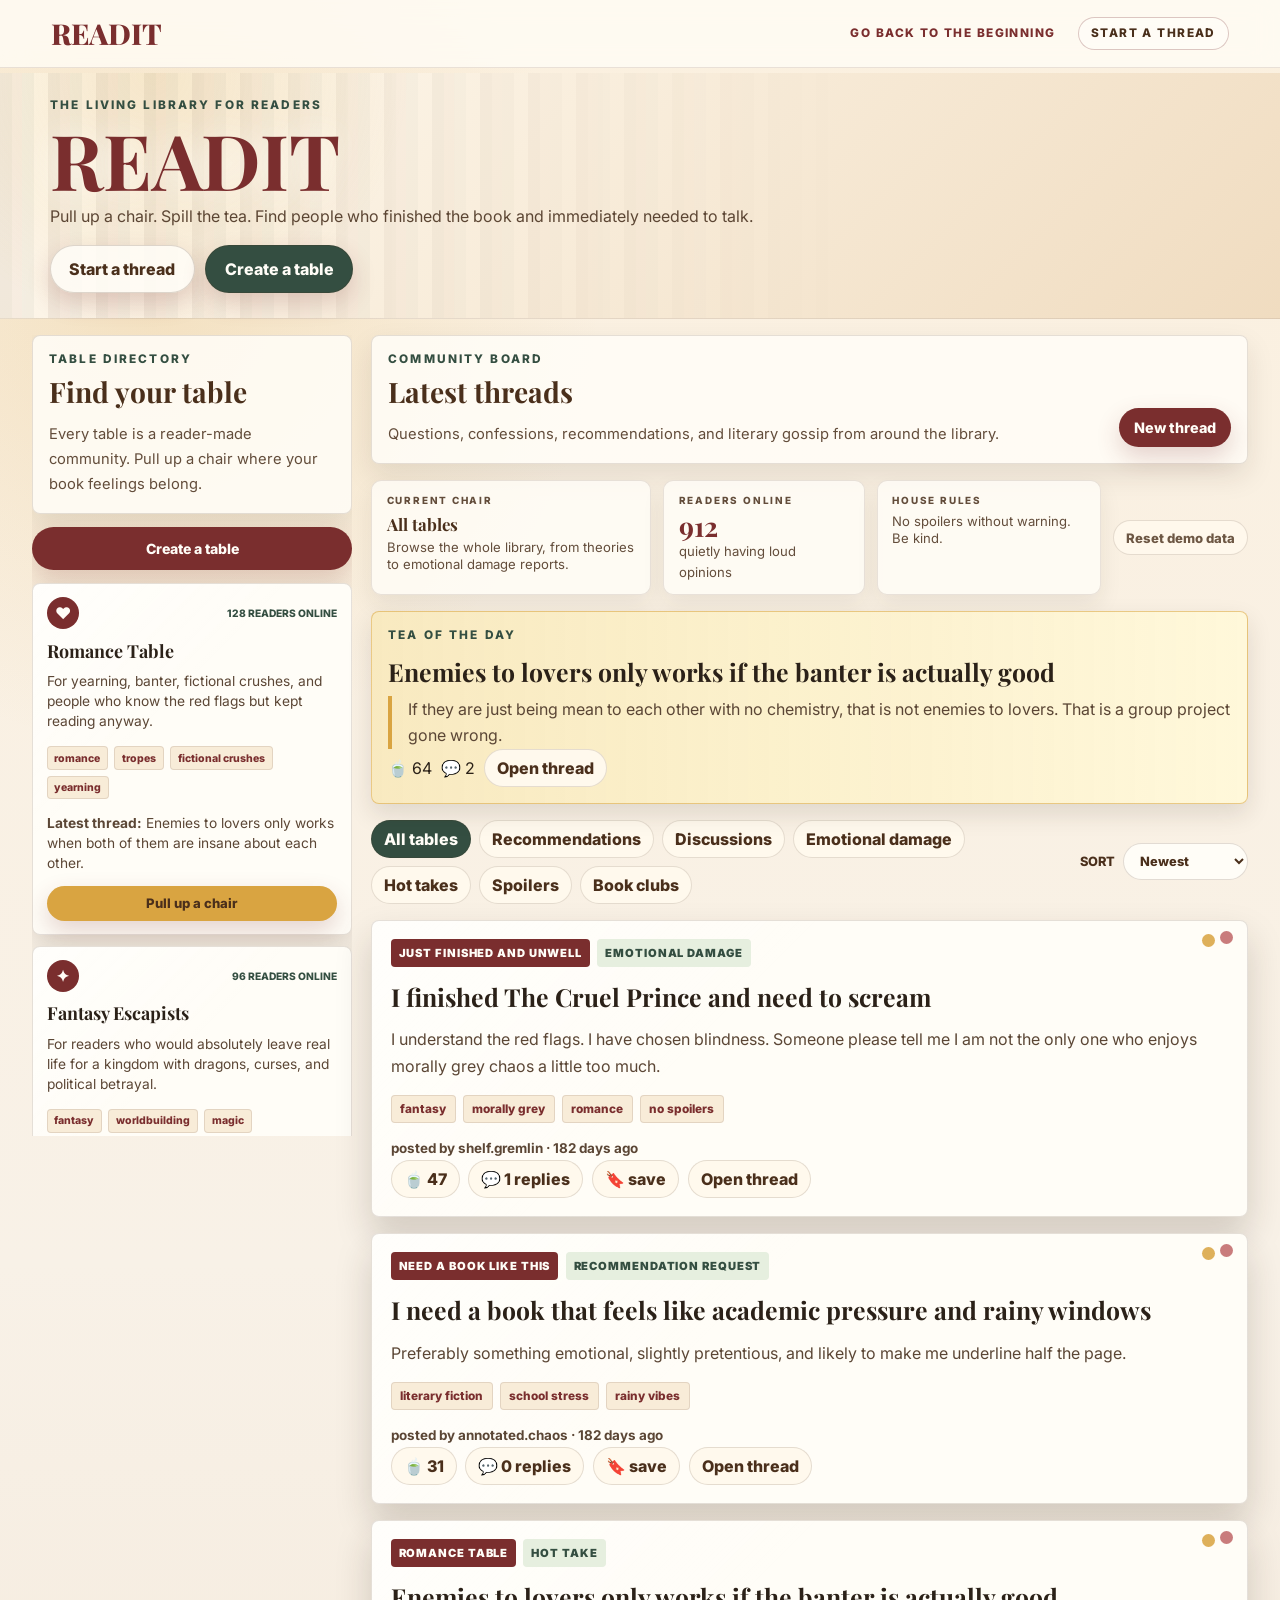
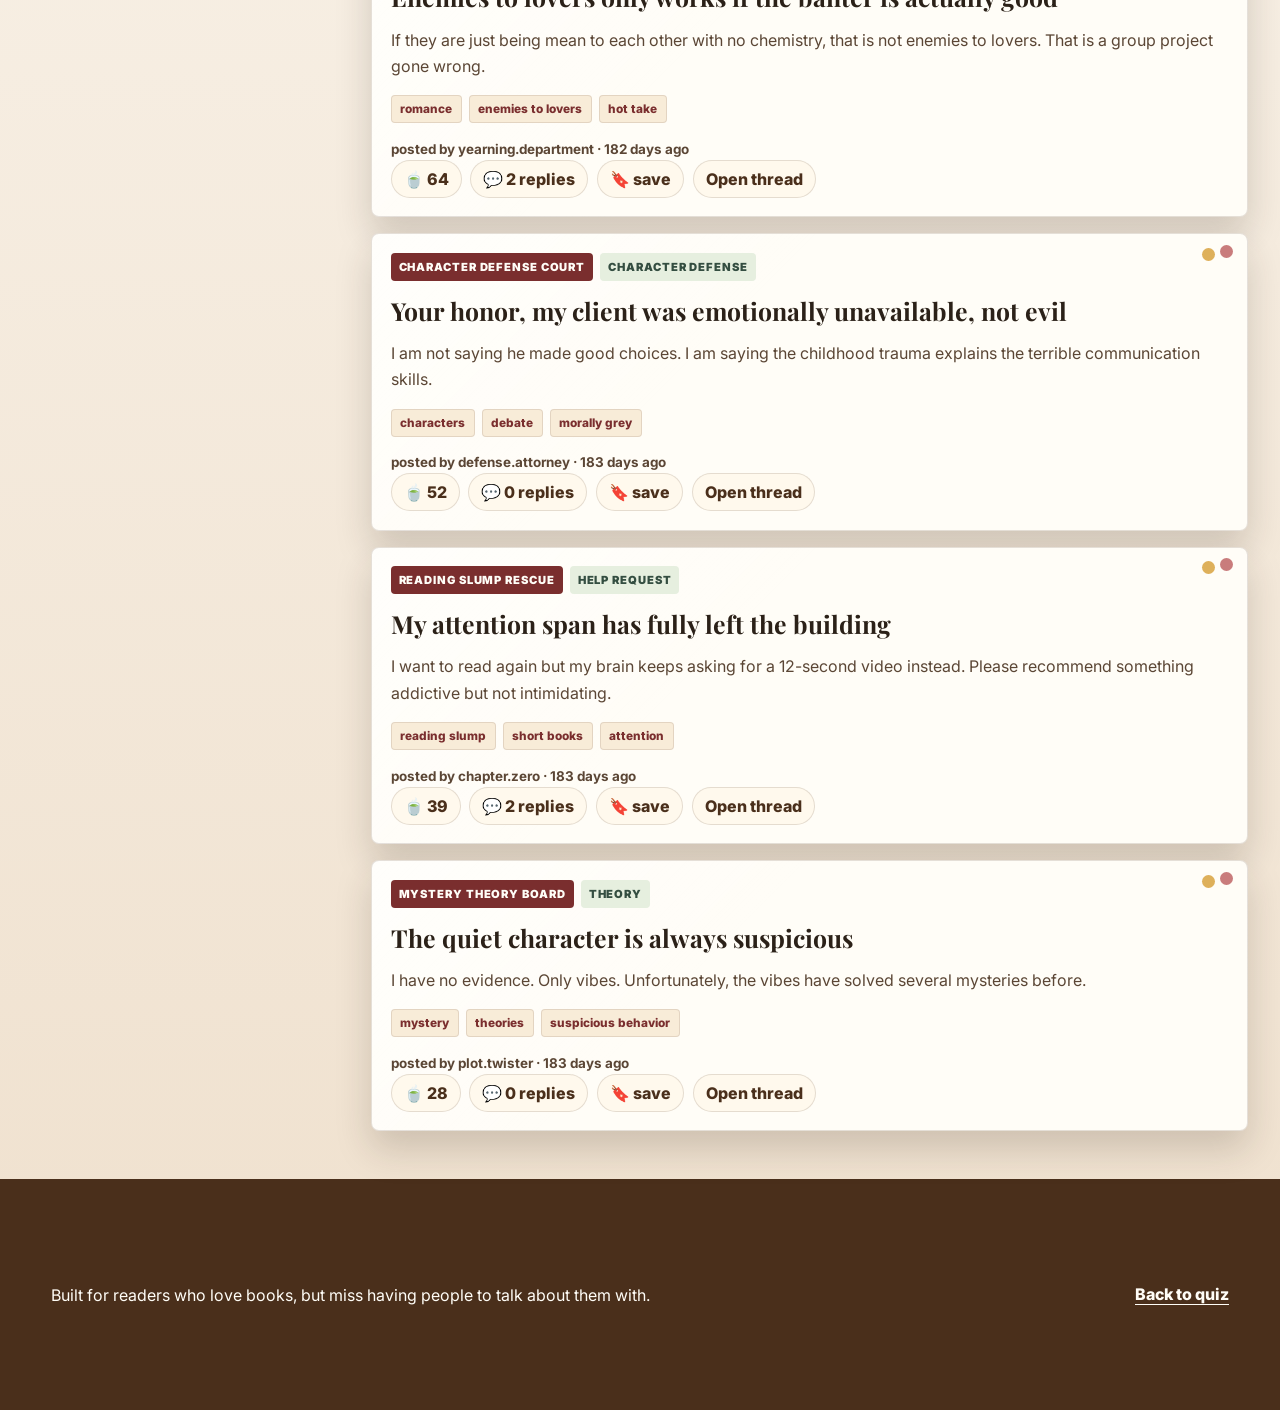
<file: readit/index.html>
<!DOCTYPE html>
<html lang="en">
<head>
  <meta charset="UTF-8" />
  <meta name="viewport" content="width=device-width, initial-scale=1.0" />
  <title>READIT | The Living Library for Readers</title>

  <link rel="preconnect" href="https://fonts.googleapis.com">
  <link rel="preconnect" href="https://fonts.gstatic.com" crossorigin>
  <link href="https://fonts.googleapis.com/css2?family=Inter:wght@400;500;600;700;800&family=Playfair+Display:wght@600;700;800&display=swap" rel="stylesheet">
  <link rel="stylesheet" href="./readit.css">
</head>
<body>
<nav class="readit-nav" aria-label="READIT navigation">
  <a class="readit-mark" href="./">READIT</a>

  <div class="nav-links">
    <a class="back-start" href="../index.html">Go Back to the Beginning</a>
    <button class="nav-button" type="button" data-open-thread>Start a thread</button>
  </div>
</nav>

  <header class="readit-banner">
    <div class="hero-copy">
      <p class="tiny-label">the living library for readers</p>
      <h1>READIT</h1>
      <p class="supporting-line">Pull up a chair. Spill the tea. Find people who finished the book and immediately needed to talk.</p>
      <div class="banner-actions" aria-label="READIT actions">
        <button class="secondary-action" type="button" data-open-thread>Start a thread</button>
        <button class="secondary-action green" type="button" data-open-table>Create a table</button>
      </div>
    </div>
  </header>

  <main class="readit-app">
    <aside class="table-directory" id="tables" aria-labelledby="tables-title">
      <div class="section-heading">
        <p class="tiny-label">table directory</p>
        <h2 id="tables-title">Find your table</h2>
        <p>Every table is a reader-made community. Pull up a chair where your book feelings belong.</p>
      </div>
      <button class="primary-action full" type="button" data-open-table>Create a table</button>
      <div class="table-grid" data-table-grid></div>
    </aside>

    <section class="library-feed" id="threads" aria-labelledby="threads-title">
      <div class="feed-main">
        <div class="section-heading feed-heading">
          <div>
            <p class="tiny-label">community board</p>
            <h2 id="threads-title">Latest threads</h2>
            <p>Questions, confessions, recommendations, and literary gossip from around the library.</p>
          </div>
          <button class="primary-action compact" type="button" data-open-thread>New thread</button>
        </div>

        <div class="library-status-strip" aria-label="Library status">
          <div class="status-pill selected-table-card" data-selected-table>
            <p class="tiny-label">current chair</p>
            <h3>All tables</h3>
            <p>Browse the whole library.</p>
          </div>

          <div class="status-pill">
            <p class="tiny-label">readers online</p>
            <strong data-online-count>781</strong>
            <span>quietly having loud opinions</span>
          </div>

          <div class="status-pill library-rules">
            <p class="tiny-label">house rules</p>
            <p>No spoilers without warning. Be kind.</p>
          </div>

          <button class="reset-button" type="button" data-reset-demo>Reset demo data</button>
        </div>
        <article class="tea-card" data-tea-card aria-label="Tea of the Day"></article>

        <div class="feed-controls" aria-label="Thread filters">
          <div class="filter-chips" data-filter-chips></div>
          <label class="sort-control">
            <span>Sort</span>
            <select data-sort-select>
              <option value="newest">Newest</option>
              <option value="tea">Most tea</option>
              <option value="replies">Most replies</option>
            </select>
          </label>
        </div>

        <div class="chair-banner" data-chair-banner hidden></div>
        <div class="post-feed" data-post-feed></div>
      </div>
    </section>

   
  </main>

  <footer class="readit-footer">
    <p>Built for readers who love books, but miss having people to talk about them with.</p>
    <a href="../archive/demo.html">Back to quiz</a>
  </footer>

  <dialog class="readit-modal" data-thread-modal aria-labelledby="thread-modal-title">
    <div class="modal-card">
      <button class="modal-close" type="button" data-close-modal aria-label="Close thread">x</button>
      <div data-thread-detail></div>
    </div>
  </dialog>

  <dialog class="readit-modal" data-create-thread-modal aria-labelledby="create-thread-title">
    <form class="modal-card form-card" method="dialog" data-create-thread-form>
      <button class="modal-close" type="button" data-close-modal aria-label="Close create thread form">x</button>
      <p class="tiny-label">new thread</p>
      <h2 id="create-thread-title">Start a thread</h2>
      <label>Choose a table<select name="tableId" required data-thread-table-select></select></label>
      <label>Choose post type<select name="type" required data-post-type-select></select></label>
      <label>Title<input name="title" type="text" required maxlength="120" data-thread-title></label>
      <label>Body<textarea name="body" required rows="5" data-thread-body></textarea></label>
      <label>Tags<input name="tags" type="text" placeholder="romance, rainy vibes, no spoilers"></label>
      <label class="checkbox-label"><input name="spoiler" type="checkbox"> <span>Spoiler warning</span></label>
      <button class="primary-action full" type="submit">Post thread</button>
    </form>
  </dialog>

  <dialog class="readit-modal" data-create-table-modal aria-labelledby="create-table-title">
    <form class="modal-card form-card" method="dialog" data-create-table-form>
      <button class="modal-close" type="button" data-close-modal aria-label="Close create table form">x</button>
      <p class="tiny-label">new table</p>
      <h2 id="create-table-title">Create a table</h2>
      <label>Table name<input name="name" type="text" required placeholder="Books That Ruined Me"></label>
      <label>Description<textarea name="description" required rows="3" placeholder="For stories that rewired your brain chemistry and left you staring at the ceiling."></textarea></label>
      <label>Vibe<input name="vibe" type="text" placeholder="emotional damage, but make it literary"></label>
      <label>Rules<textarea name="rules" rows="3" placeholder="No spoilers without warning. Be kind. Cry responsibly."></textarea></label>
      <label>Tags<input name="tags" type="text" required placeholder="emotional damage, literary fiction, comfort"></label>
      <label>Icon<input name="icon" type="text" maxlength="2" placeholder="📚"></label>
      <button class="primary-action full" type="submit">Open table</button>
    </form>
  </dialog>

  <div class="toast" data-toast role="status" aria-live="polite"></div>
  <script type="module" src="./readit.js"></script>
</body>
</html>
</file>
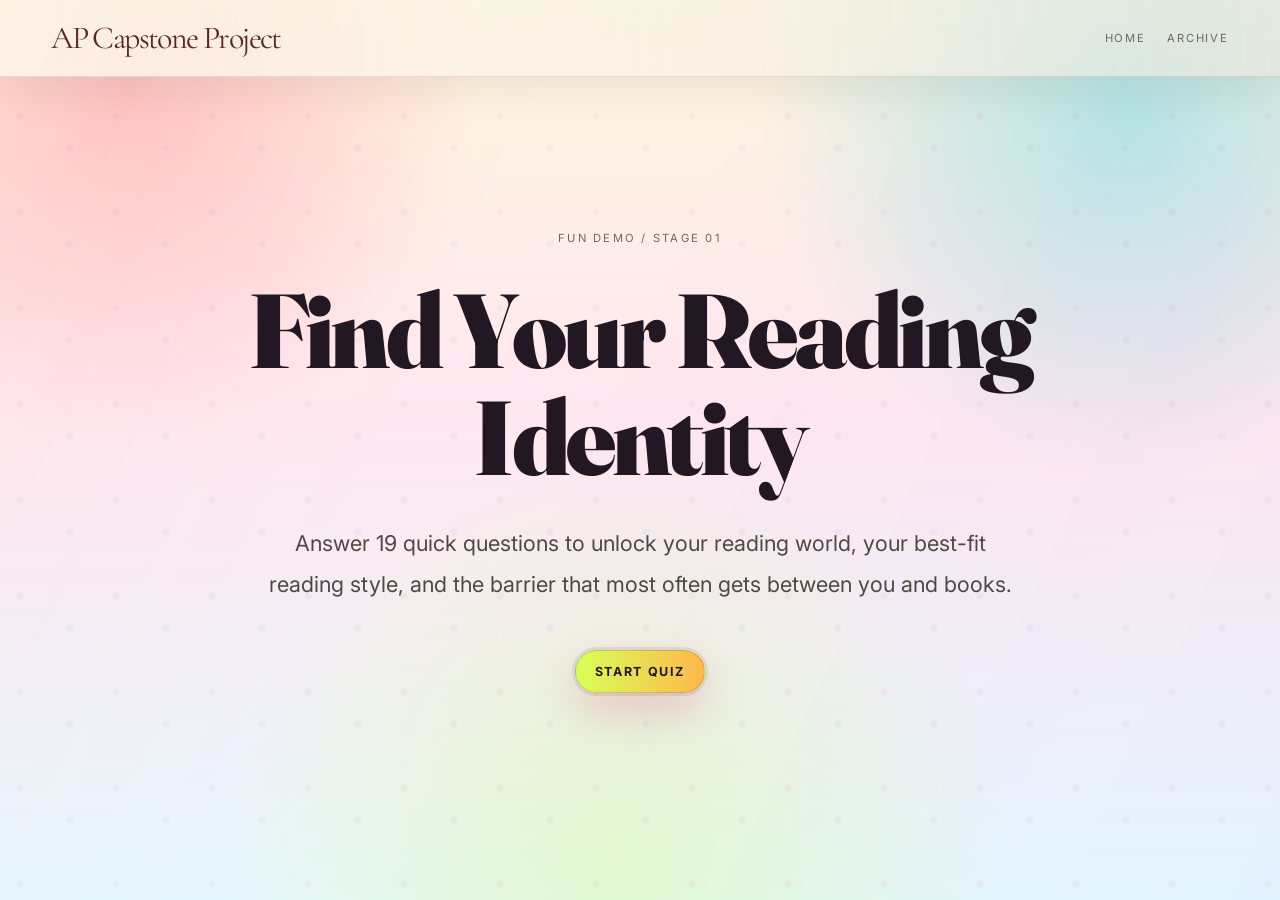
<file: archive/demo.html>
<!DOCTYPE html>
<html lang="en">
<head>
  <meta charset="UTF-8" />
  <meta name="viewport" content="width=device-width, initial-scale=1.0" />
  <title>Reading Identity Demo | Unscripted Archive</title>

  <link rel="preconnect" href="https://fonts.googleapis.com">
  <link rel="preconnect" href="https://fonts.gstatic.com" crossorigin>
  <link href="https://fonts.googleapis.com/css2?family=DM+Serif+Display:ital@0;1&family=Fraunces:wght@600;700;800;900&family=Inter:wght@300;400;500;600;700;800&display=swap" rel="stylesheet">   <link rel="stylesheet" href="../style.css">
  <link href="https://fonts.googleapis.com/css2?family=Cormorant+Garamond:wght@500;600;700&family=Inter:wght@300;400;500;600;700;800&display=swap" rel="stylesheet">
  <link rel="stylesheet" href="./demo.css">
</head>
<body class="demo-page">
<nav>
  <a class="logo" href="../index.html">AP Capstone Project</a>
  <div class="nav-links">
    <a href="../index.html">Home</a>
    <a href="./exhibit.html">Archive</a>
  </div>
</nav>

  <main class="demo-shell">
    <section class="quiz-hero" data-panel="intro">
      <div class="hero-copy">
        <p class="small-label">Fun Demo / Stage 01</p>
        <h1>Find Your Reading Identity</h1>
        <p>
          Answer 19 quick questions to unlock your reading world, your best-fit reading style, and the barrier that most often gets between you and books.
        </p>
        <button class="primary-action" type="button" data-start-quiz>Start Quiz</button>
      </div>

    </section>

    <section class="quiz-panel is-hidden" data-panel="quiz" aria-live="polite">
      <header class="quiz-top">
        <div>
          <p class="small-label">Book Identity Quiz</p>
          <h1 data-question-title>Question</h1>
        </div>
        <div class="progress-card">
          <span data-progress-label>1 / 19</span>
          <i><b data-progress-fill></b></i>
        </div>
      </header>

      <div class="option-grid" data-option-grid></div>

      <footer class="quiz-footer">
        <button class="secondary-action" type="button" data-prev-question>Back</button>
        <p data-helper-text>Choose the option that feels most like you.</p>
      </footer>
    </section>

    <section class="result-panel is-hidden" data-panel="result">
      <div class="result-world" data-result-world>
        <p class="small-label">Your Reading Profile</p>
        <h1 data-result-name></h1>
        <h2 data-result-world-name></h2>
        <p data-result-description></p>
      </div>

      <div class="profile-grid">
        <article class="profile-card">
          <span>Reading Difficulty</span>
          <h3 data-style-name></h3>
          <p data-style-description></p>
        </article>
        <article class="profile-card">
          <span>Main Barrier</span>
          <h3 data-barrier-name></h3>
          <p data-barrier-description></p>
        </article>
      </div>

      <section class="book-list">
        <h2>You might love</h2>
        <div data-book-list></div>
      </section>

      <div class="result-actions">
        <button class="primary-action" type="button" data-restart-quiz>Retake Quiz</button>
        <button class="secondary-action continue-world-action" type="button" data-enter-world>CONTINUE</button>      </div>
    </section>
  </main>

  <script src="./demo.js"></script>
</body>
</html>
</file>
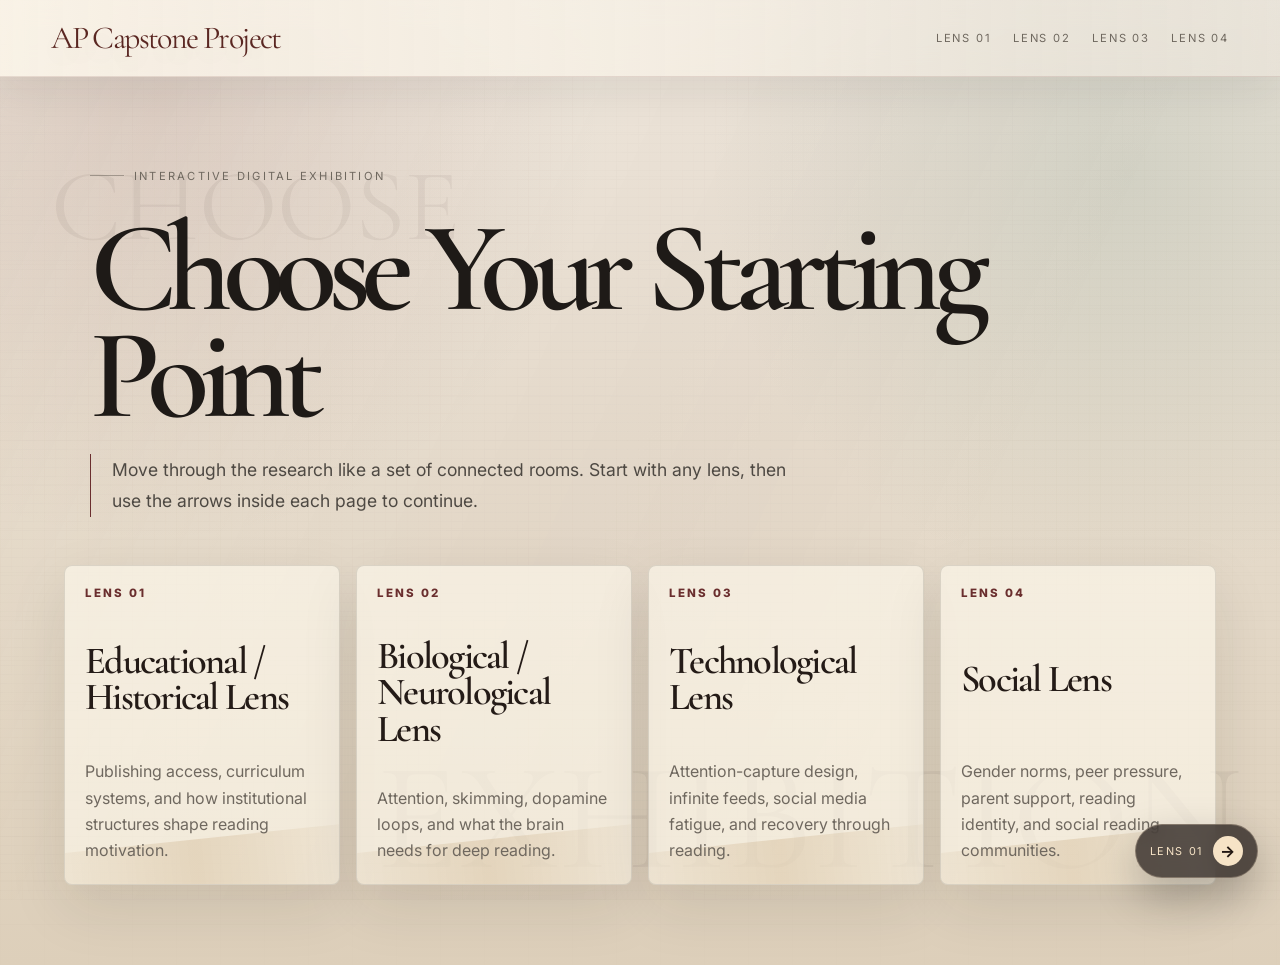
<file: archive/exhibit.html>
<!DOCTYPE html>
<html lang="en">
<head>
  <meta charset="UTF-8" />
  <meta name="viewport" content="width=device-width, initial-scale=1.0" />
  <title>Exhibition Home | Unscripted Archive</title>

  <link rel="preconnect" href="https://fonts.googleapis.com">
  <link rel="preconnect" href="https://fonts.gstatic.com" crossorigin>
  <link href="https://fonts.googleapis.com/css2?family=Cormorant+Garamond:wght@300;400;500;600;700&family=Inter:wght@300;400;500;600;700;800&display=swap" rel="stylesheet">

  <link rel="stylesheet" href="../style.css">
  <link rel="stylesheet" href="./exhibit.css">
</head>
<body class="exhibit-home-page">
 <nav>
  <a class="logo" href="../index.html">AP Capstone Project</a>
  <div class="nav-links">
    <a href="./archive.html">Lens 01</a>
    <a href="./lens-02.html">Lens 02</a>
    <a href="./lens-03.html">Lens 03</a>
    <a href="./lens-04.html">Lens 04</a>
  </div>
</nav>

  <main>
    <section class="exhibit-hero" aria-labelledby="exhibit-title">
      <div class="floating-word exhibit-word-one">EXHIBITION</div>
      <div class="floating-word exhibit-word-two">CHOOSE</div>
      <div class="exhibit-intro">
        <p class="small-label">Interactive Digital Exhibition</p>
        <h1 id="exhibit-title">Choose Your Starting Point</h1>
        <p>
          Move through the research like a set of connected rooms. Start with any lens, then use the arrows inside each page to continue.
        </p>
      </div>

      <div class="lens-menu" aria-label="Exhibition sections">
        <a href="./archive.html" class="lens-card">
          <span>Lens 01</span>
          <h2>Educational / Historical Lens</h2>
          <p>Publishing access, curriculum systems, and how institutional structures shape reading motivation.</p>
        </a>
        <a href="./lens-02.html" class="lens-card">
          <span>Lens 02</span>
          <h2>Biological / Neurological Lens</h2>
          <p>Attention, skimming, dopamine loops, and what the brain needs for deep reading.</p>
        </a>
        <a href="./lens-03.html" class="lens-card">
          <span>Lens 03</span>
          <h2>Technological Lens</h2>
          <p>Attention-capture design, infinite feeds, social media fatigue, and recovery through reading.</p>
        </a>
        <a href="./lens-04.html" class="lens-card">
          <span>Lens 04</span>
          <h2>Social Lens</h2>
          <p>Gender norms, peer pressure, parent support, reading identity, and social reading communities.</p>
        </a>
      </div>
    </section>
  </main>
  <a class="exhibit-next" href="./archive.html" aria-label="Begin with lens 01">
    <span>Lens 01</span>
    <b aria-hidden="true">&rarr;</b>
  </a>
</body>
</html>
</file>
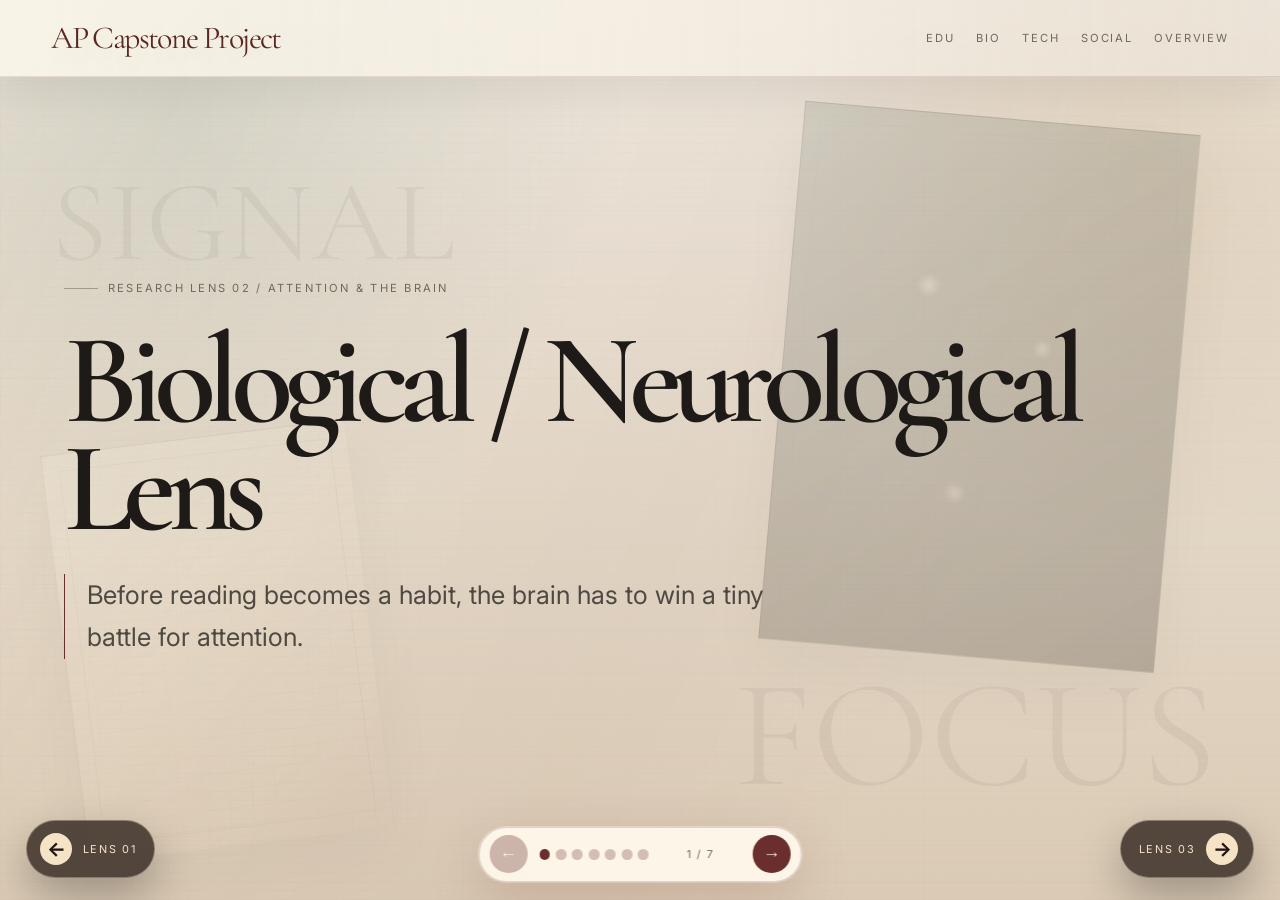
<file: archive/lens-02.html>
<!DOCTYPE html>
<html lang="en">
<head>
  <meta charset="UTF-8" />
  <meta name="viewport" content="width=device-width, initial-scale=1.0" />

  <title>Biological Neurological Lens | Unscripted Archive</title>

  <link rel="preconnect" href="https://fonts.googleapis.com">
  <link rel="preconnect" href="https://fonts.gstatic.com" crossorigin>
  <link href="https://fonts.googleapis.com/css2?family=Cormorant+Garamond:wght@300;400;500;600;700&family=IM+Fell+English:ital@0;1&family=Inter:wght@300;400;500;600;700&display=swap" rel="stylesheet">

  <link rel="stylesheet" href="../style.css">
  <link rel="stylesheet" href="./lens-02.css">
  <link rel="stylesheet" href="./lens-pager.css">
</head>

<body class="bio-lens-page">
  <nav>
    <a class="logo" href="../index.html">AP Capstone Project</a>

    <div class="nav-links">
      <a href="./archive.html">Edu</a>
      <a href="./lens-02.html">Bio</a>
      <a href="./lens-03.html">Tech</a>
      <a href="./lens-04.html">Social</a>
      <a href="./exhibit.html">Overview</a>
    </div>
  </nav>

  <main>
    <section class="bio-hero" aria-labelledby="bio-title">
      <div class="neural-bg neural-bg-one" aria-hidden="true"></div>
      <div class="neural-bg neural-bg-two" aria-hidden="true"></div>
      <div class="floating-word neural-word-one">FOCUS</div>
      <div class="floating-word neural-word-two">SIGNAL</div>

      <div class="bio-hero-inner">
        <p class="small-label">Research Lens 02 / Attention &amp; The Brain</p>
        <h1 id="bio-title">Biological / Neurological Lens</h1>
        <p class="bio-one-liner">
          Before reading becomes a habit, the brain has to win a tiny battle for attention.
        </p>
      </div>
    </section>

    <section class="lens-claim-section" id="lens-research-claim" aria-labelledby="claim-title">
      <div class="attention-thesis hero-claim">
        <p class="small-label">Research Claim</p>
        <h2 id="claim-title">Social media is shrinking the attention conditions that reading depends on.</h2>
        <p>
          Reading is declining not only because books compete with screens, but because endless scrolling changes what the brain finds rewarding. When attention becomes fragmented, a slow page begins to feel boring before the story has a chance to become meaningful.
        </p>
        <div class="attention-bridge">
          <span>Short-form feed</span>
          <b aria-hidden="true">&rarr;</b>
          <span>Reduced sustained attention</span>
          <b aria-hidden="true">&rarr;</b>
          <span>Reading feels harder</span>
        </div>
      </div>
    </section>

    <section class="distraction-lab" id="attention-hook" aria-labelledby="hook-title">
      <div class="lab-shell">
        <div class="lab-intro" data-panel="intro">
          <p class="small-label">Part 01</p>
          <h2 id="hook-title">The Distraction Hook</h2>
          <div class="hook-instructions">
            <span>Instructions</span>
            <p>
              Press Start, read the story in 15 seconds, ignore the popups, then answer the plot questions from memory.
            </p>
          </div>
          <button class="start-lab-button" type="button" data-start-lab>
            <span>Start</span>
            <b aria-hidden="true">&rarr;</b>
          </button>
        </div>

        <div class="reading-stage is-hidden" data-panel="reading" aria-live="polite">
          <div class="reading-status">
            <div>
              <span>Read this before the clock empties</span>
              <em>Remember the plot details. The text disappears when time runs out.</em>
            </div>
            <strong><b data-timer>15</b><small>sec</small></strong>
          </div>
          <p class="reading-passage">
            Milo found a tiny silver key inside a borrowed library book. The note beside it said, "Return this to the clock tower before moonrise." He followed the old city bells to a hidden room, where a moth-winged map unfolded across the wall. The key opened a drawer full of seeds that glowed like stars. Milo planted one in the courtyard, and by morning the school had grown a tree whose leaves whispered forgotten stories to anyone patient enough to listen.
          </p>
          <div class="timer-track" aria-hidden="true">
            <span data-timer-bar></span>
          </div>
          <div class="notification-layer" data-notification-layer aria-hidden="true"></div>
          <audio data-espresso-audio src="../music/Espresso.mp3#t=8" preload="auto" loop></audio>
        </div>

        <div class="quiz-stage is-hidden" data-panel="quiz">
          <p class="small-label">Recall Check</p>
          <h2>What actually happened?</h2>
          <div class="quiz-grid" data-quiz></div>
          <div class="quiz-result is-hidden" data-result aria-live="polite"></div>
        </div>
      </div>
    </section>

    <section class="brain-loop-section eye-lab-section" aria-labelledby="eye-lab-title">
      <div class="section-heading">
        <p class="small-label">Part 02</p>
        <h2 id="eye-lab-title">Skimming vs Deep Reading</h2>
        <p>
          Two reading behaviors can feel equally productive, but the brain stores them very differently.
        </p>
      </div>

      <div class="eye-compare-grid" data-eye-demo>
        <article class="eye-panel skimming-panel" data-eye-side="skim">
          <header>
            <h3>Skimming</h3>
            <p class="side-subtitle">Fast. Stimulating. Fragmented.</p>
            <p class="side-research-label">Eye movements driven by visual anchors rather than linguistic meaning.</p>
          </header>

          <div class="experience-surface">
            <div class="fake-reel-phone" aria-label="Fake short-video feed">
              <div class="reel-topbar">
                <span>Reels</span>
                <b>LIVE</b>
              </div>
              <div class="reel-feed">
                <section class="reel-card reel-one">
                  <span class="reel-badge">FOR YOU</span>
                  <h4>POV: 10 facts that feel illegal to know</h4>
                  <p>Fact 7 will rewire your productivity era.</p>
                </section>
                <section class="reel-card reel-two">
                  <span class="reel-badge">TRENDING</span>
                  <h4>Subway focus loop + study hack</h4>
                  <p>Read faster by never reading the whole thing.</p>
                </section>
                <section class="reel-card reel-three">
                  <span class="reel-badge">WATCH NEXT</span>
                  <h4>Fake millionaire morning routine</h4>
                  <p>Cold shower. Notes app. Dramatic coffee pour.</p>
                </section>
                <section class="reel-card reel-four">
                  <span class="reel-badge">NEW</span>
                  <h4>Ranking books by cover color only</h4>
                  <p>Instant opinions. Zero plot required.</p>
                </section>
              </div>
              <div class="reel-actions" aria-hidden="true">
                <span>99k</span>
                <span>4.2k</span>
                <span>Share</span>
              </div>
              <div class="novelty-tags" aria-hidden="true">
                <span>NEW</span>
                <span>TRENDING</span>
                <span>WATCH NEXT</span>
                <span>FOR YOU</span>
              </div>
            </div>
          </div>

          <div class="eye-report" data-eye-report aria-hidden="true">
            <div class="report-window">
              <p class="small-label">Eye Movement Report</p>
              <h4>Scanning Pattern</h4>
              <svg class="gaze-map skim-map" viewBox="0 0 420 240" aria-hidden="true">
                <defs>
                  <marker id="skim-arrow" viewBox="0 0 10 10" refX="8" refY="5" markerWidth="6" markerHeight="6" orient="auto-start-reverse">
                    <path d="M0 0 L10 5 L0 10 z"></path>
                  </marker>
                </defs>
                <path class="gaze-path f-path" d="M54 45 H330 M58 45 V190 M58 96 H260 M58 146 H172"></path>
                <path class="gaze-path z-path" d="M70 42 H345 L92 198 H356"></path>
              </svg>
              <div class="micro-lines">
                <p>Scanning creates much larger eye movements: F and Z shapes, with abrupt pauses.</p>
                <p>The eyes search for targets and visual anchors instead of processing text sequentially for meaning.</p>
                <p>Scanning is efficient, but it cannot support deep comprehension or memory formation.</p>
              </div>
              <div class="cognitive-effect-card">
                <span>Result</span>
                <strong>Rapid information extraction detected.</strong>
                <ul>
                  <li>Reduced deep comprehension</li>
                  <li>Weak narrative retention</li>
                  <li>Increased attentional fragmentation</li>
                </ul>
              </div>
              <div class="annotation-chip chip-skim">Common in digital scanning.</div>
            </div>
          </div>
        </article>

        <article class="eye-panel reading-panel" data-eye-side="read">
          <header>
            <h3>Deep Reading</h3>
            <p class="side-subtitle">Sustained attention. Sequential meaning-making.</p>
            <p class="side-research-label">Reading processes words in localized, linear patterns.</p>
          </header>

          <div class="experience-surface">
            <div class="deep-text-card">
              <p>
                Mira reread the letter because the first sentence did not sound like her brother. It was too careful, too polished, too unlike the person who used to leave jokes in the margins of grocery lists. On the second reading, she noticed the smudge beside the date and realized he had written it in a hurry, trying to hide fear inside neat handwriting.
              </p>
            </div>
          </div>

          <div class="eye-report" data-eye-report aria-hidden="true">
            <div class="report-window">
              <p class="small-label">Eye Movement Report</p>
              <h4>Sequential Processing</h4>
              <svg class="gaze-map read-map" viewBox="0 0 420 240" aria-hidden="true">
                <defs>
                  <marker id="read-arrow" viewBox="0 0 10 10" refX="8" refY="5" markerWidth="6" markerHeight="6" orient="auto-start-reverse">
                    <path d="M0 0 L10 5 L0 10 z"></path>
                  </marker>
                </defs>
                <path class="gaze-path line-one" d="M44 54 H360"></path>
                <path class="gaze-path line-two" d="M44 102 H338"></path>
                <path class="gaze-path line-three" d="M44 150 H372"></path>
                <path class="gaze-path line-four" d="M44 198 H305"></path>
              </svg>
              <div class="micro-lines">
                <p>Reading creates smaller and highly localized eye movements.</p>
                <p>Readers process words sequentially for meaning, supporting comprehension and memory.</p>
                <p>When eye movement stays coupled to brain processing, the text becomes easier to encode.</p>
              </div>
              <div class="connectivity-block">
                <p>
                  During 9 days of reading, participants showed significant increases in functional connectivity in brain regions associated with language comprehension.
                </p>
                <div class="mini-neural-network" aria-hidden="true">
                  <span></span>
                  <span></span>
                  <span></span>
                  <span></span>
                  <span></span>
                </div>
              </div>
              <div class="cognitive-effect-card">
                <span>Result</span>
                <strong>Sequential meaning-making detected.</strong>
                <ul>
                  <li>Stronger semantic processing</li>
                  <li>Improved narrative retention</li>
                  <li>Connectivity growth over time</li>
                </ul>
              </div>
              <div class="annotation-chip chip-read">Associated with semantic processing.</div>
            </div>
          </div>
        </article>
      </div>

      <div class="comparison-panel" data-comparison-panel aria-live="polite">
        <p class="small-label">Comparative Brain Analysis</p>
        <h3>Same screen. Different cognitive system.</h3>
        <div class="comparison-table" role="table" aria-label="Skimming and deep reading comparison">
          <div role="row">
            <span role="columnheader">Cognitive Function</span>
            <span role="columnheader">Skimming</span>
            <span role="columnheader">Deep Reading</span>
          </div>
          <div role="row">
            <span role="rowheader">Attention</span>
            <span>Fragmented</span>
            <span>Sustained</span>
          </div>
          <div role="row">
            <span role="rowheader">Eye Movement</span>
            <span>F/Z scanning</span>
            <span>Linear tracking</span>
          </div>
          <div role="row">
            <span role="rowheader">Dopamine</span>
            <span>Variable reward spikes</span>
            <span>Gradual engagement</span>
          </div>
          <div role="row">
            <span role="rowheader">Memory</span>
            <span>Ghost knowledge</span>
            <span>Deep retention</span>
          </div>
          <div role="row">
            <span role="rowheader">Comprehension</span>
            <span>Surface-level</span>
            <span>Sequential meaning</span>
          </div>
          <div role="row">
            <span role="rowheader">Neural Effect</span>
            <span>Hyperarousal</span>
            <span>Connectivity growth</span>
          </div>
        </div>
        <button type="button" data-replay-eye>Watch Attention Again</button>
      </div>

      <div class="final-takeaway" data-final-takeaway>
        <h3>The issue is not simply content.</h3>
        <p>
          Format overrides content. The brain does not distinguish whether information is educational or meaningless if both are consumed through identical rapid-fire mechanisms.
        </p>
        <p>
          The architecture of attention itself changes.
        </p>
      </div>
    </section>

    <section class="load-section overstimulation-section" aria-labelledby="load-title" data-dopamine-lab>
      <div class="section-heading">
        <p class="small-label">Part 03</p>
        <h2 id="load-title">Your Brain After Endless Scrolling</h2>
        <p>
          Short-form media trains the brain to expect speed, novelty, and constant reward. Reading asks for the opposite: sustained attention, patience, and deep processing.
        </p>
      </div>

      <div class="dopamine-feed-stage" aria-label="Dopamine feed simulation">
        <div class="feed-fragment-layer" data-feed-fragments aria-hidden="true"></div>

        <div class="dopamine-lab-grid">
          <div class="dopamine-phone-feed">
            <div class="phone-feed-topbar">
              <span>Instagram</span>
              <b>For You</b>
            </div>
            <div class="dopamine-scroll-feed" data-dopamine-feed aria-label="Scrollable fake short-form feed">
              <article class="dopamine-reel reel-a">
                <span>FOR YOU</span>
                <h3>POV: you found the secret productivity hack</h3>
                <p>One more swipe and your life becomes organized.</p>
              </article>
              <article class="dopamine-reel reel-b">
                <span>NEW</span>
                <h3>Top 10 facts your brain cannot ignore</h3>
                <p>Fact 8 feels educational. Fact 9 is just noise.</p>
              </article>
              <article class="dopamine-reel reel-c">
                <span>TRENDING</span>
                <h3>Subway loop + book recommendations</h3>
                <p>Fast captions, flashing thumbnails, tiny reward.</p>
              </article>
              <article class="dopamine-reel reel-d">
                <span>WATCH NEXT</span>
                <h3>Almost loaded...</h3>
                <p>The anticipation is the point.</p>
              </article>
              <article class="dopamine-reel reel-e">
                <span>FOR YOU</span>
                <h3>Random clip that might be amazing</h3>
                <p>The brain keeps checking because the reward is unpredictable.</p>
              </article>
            </div>
          </div>

          <div class="dopamine-graph" aria-label="Dopamine activity graph">
            <span>dopamine activity</span>
            <div class="spike-line">
              <i></i><i></i><i></i><i></i><i></i><i></i><i></i>
            </div>
            <p data-dopamine-status>stable before scrolling</p>
          </div>
        </div>

      <div class="hyperarousal-callout" data-hyperarousal-copy>
        <h3>Hyperarousal persists even after you stop scrolling.</h3>
        <p>
            Because your brain is "addicted" to the feeling of never knowing what comes next. That anticipation makes it harder to settle into a single sustained task, especially reading.
        </p>
      </div>

        <div class="clinical-annotation annotation-one">Unpredictable reward schedule detected.</div>
        <div class="clinical-annotation annotation-two">Continuous curiosity and anticipation sustained.</div>
      </div>

      <div class="try-focus-panel" data-try-focus>
        <h3>Now try focusing.</h3>
      </div>

      <div class="unstable-reading-panel" data-unstable-reading>
        <div class="afterimage-field" aria-hidden="true">
          <span>loading</span>
          <span>next</span>
          <span>watch</span>
          <span>new</span>
        </div>
        <div class="calm-reading-card">
          <p>
            A quiet paragraph asks the brain to hold one idea at a time. The sentences do not flash, reward, or surprise. They wait for attention to become steady again.
          </p>
        </div>
      </div>

      <div class="child-plasticity-panel">
        <div class="developing-network" aria-hidden="true">
          <span></span><span></span><span></span><span></span><span></span><span></span>
        </div>
        <div>
          <p class="small-label">Developing Brain</p>
          <h3>The prefrontal cortex remains highly plastic until the mid-twenties.</h3>
          <p>
            Because this region anchors sustained attention, focus, and self-control, prolonged short-form media exposure can be especially amplified in children and adolescents. If attention control weakens early, reading becomes harder to sustain.
          </p>
        </div>
      </div>

      <div class="reward-threshold-panel" data-reward-panel>
        <div>
          <p class="small-label">Natural Reward Threshold</p>
          <h3>The brain adapts to overstimulation.</h3>
          <p>
            The algorithmic feed operates on an unpredictable reward schedule: the next swipe might reward you, so anticipation continues. Overstimulation can elevate the brain's natural dopamine threshold, making slower biological rewards like reading feel less exciting.
          </p>
        </div>

        <div class="reward-buttons">
          <button type="button" class="fast-reward" data-reward-button="fast">
            <span>Fast Rewards</span>
            <strong>tap</strong>
          </button>
          <button type="button" class="slow-reward" data-reward-button="reading">
            <span>Reading</span>
            <strong>steady</strong>
          </button>
        </div>

        <div class="threshold-meter" style="--threshold:22%;">
          <span>Dopamine threshold</span>
          <i><b data-threshold-bar></b></i>
          <p data-threshold-copy>
            Slower biological tasks can still feel rewarding.
          </p>
        </div>
      </div>
    </section>

    <section class="deep-reading-section hybrid-reading-section" aria-labelledby="hybrid-title" data-audio-reading-section>
      <div class="section-heading">
        <p class="small-label">Part 04</p>
        <h2 id="hybrid-title">Now try reading this with audio</h2>
        <p>
          Hybrid literacy pairs visual reading with audio support, helping the brain process the same meaning through more than one pathway.
        </p>
      </div>

      <div class="audio-reading-lab">
        <div class="audio-text-panel">
          <p class="blurred-preview">
            The river moved slowly under the bridge, carrying little pieces of moonlight between the stones. Liora listened until the water sounded like a voice, then read the sentence again and finally understood why the traveler had refused to leave.
          </p>
          <button type="button" class="audio-play-button" data-audio-play>
            <span>Play Audio Reading</span>
            <b aria-hidden="true">&rarr;</b>
          </button>
          <p class="audio-live-text" data-audio-text>
            The library was quiet enough for Mina to hear the rain tapping against the windows. As the words moved across the page, the narrator's voice helped her hold each image a little longer: the locked garden, the silver gate, the friend waiting with a lantern. Reading and listening together made the story feel less like homework and more like entering a room.
          </p>
        </div>

        <div class="hybrid-explanation" data-audio-result>
          <h3>Easier to read?</h3>
          <p>
            This is because audio and text can stimulate the auditory cortex and the prefrontal lobe at the same time. While the auditory cortex supports sound processing, the prefrontal lobe helps organize attention and understanding, so the brain can move through information more fluently.
          </p>
          <p>
            Audiobooks, or reading while listening to audiobooks, can make reading more immersive and more fun. This is not a replacement for deep reading; it is a hybrid literacy support that helps attention reconnect to meaning.
          </p>
        </div>
      </div>
    </section>

    <section class="repair-section fomo-section" aria-labelledby="fomo-title">
      <div class="section-heading">
        <p class="small-label">Part 05</p>
        <h2 id="fomo-title">The Illusion of Newness</h2>
        <p>
          Infinite scroll is powered by FOMO: the feeling that the next post might be newer, better, or more valuable than the thing in front of you.
        </p>
      </div>

      <div class="fomo-board">
        <div class="fomo-feed" aria-hidden="true">
          <span>new post loading</span>
          <span>someone replied</span>
          <span>watch next</span>
          <span>newer content</span>
          <span>almost refreshed</span>
        </div>

        <div class="fomo-copy">
          <h3>Novelty is not the same as meaning.</h3>
          <p>
            Infinite scroll creates an illusion of novelty. Because new content is constantly arriving, the brain starts treating "new" as "valuable," even when the information is shallow.
          </p>
          <p>
            This is why scanning feels productive: the eyes are chasing anchors, images, bullets, captions, and signals of importance. But when eye movement is driven by visual and spatial heuristics instead of linguistic meaning, reading can become mindless. The eyes move, but processing decouples from understanding.
          </p>
          <p>
            The result is ghost knowledge: familiarity without deep comprehension.
          </p>
        </div>
      </div>
    </section>
  </main>

  <a class="lens-back" href="./archive.html" aria-label="Go back to educational historical lens">
    <b aria-hidden="true">&larr;</b>
    <span>Lens 01</span>
  </a>
  <a class="lens-next" href="./lens-03.html" aria-label="Go to technological lens">
    <span>Lens 03</span>
    <b aria-hidden="true">&rarr;</b>
  </a>
  <script src="./lens-02.js"></script>
  <script src="./lens-pager.js"></script>
</body>
</html>
</file>
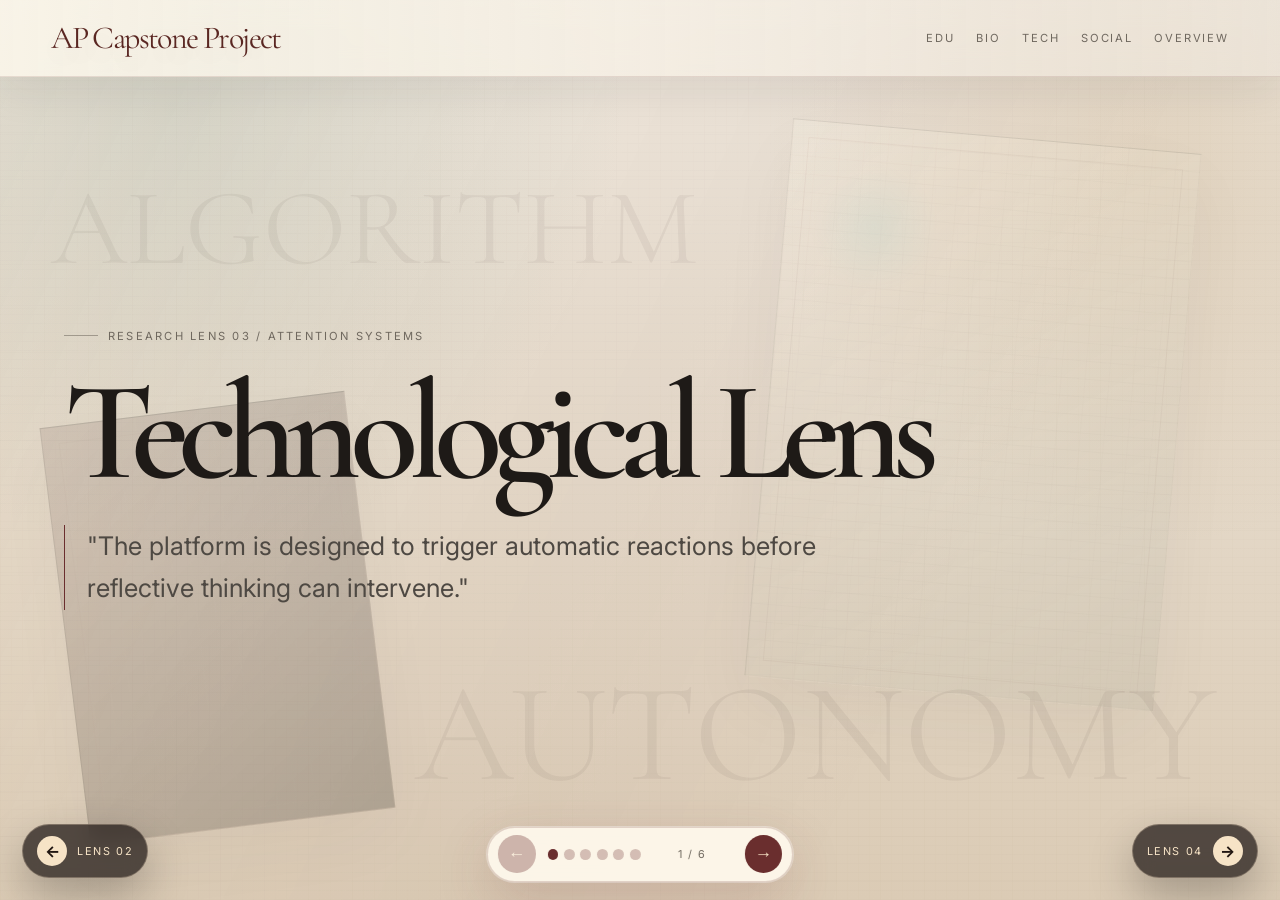
<file: archive/lens-03.html>
<!DOCTYPE html>
<html lang="en">
<head>
  <meta charset="UTF-8" />
  <meta name="viewport" content="width=device-width, initial-scale=1.0" />

  <title>Technological Lens | Unscripted Archive</title>

  <link rel="preconnect" href="https://fonts.googleapis.com">
  <link rel="preconnect" href="https://fonts.gstatic.com" crossorigin>
  <link href="https://fonts.googleapis.com/css2?family=Cormorant+Garamond:wght@300;400;500;600;700&family=IM+Fell+English:ital@0;1&family=Inter:wght@300;400;500;600;700;800&display=swap" rel="stylesheet">

  <link rel="stylesheet" href="../style.css">
  <link rel="stylesheet" href="./lens-03.css">
  <link rel="stylesheet" href="./lens-pager.css">
</head>

<body class="tech-lens-page">
  <nav>
    <a class="logo" href="../index.html">AP Capstone Project</a>

    <div class="nav-links">
      <a href="./archive.html">Edu</a>
      <a href="./lens-02.html">Bio</a>
      <a href="./lens-03.html">Tech</a>
      <a href="./lens-04.html">Social</a>
      <a href="./exhibit.html">Overview</a>
    </div>
  </nav>

  <main>
    <section class="tech-hero" aria-labelledby="tech-title">
      <div class="tech-bg tech-bg-one" aria-hidden="true"></div>
      <div class="tech-bg tech-bg-two" aria-hidden="true"></div>
      <div class="floating-word tech-word-one">AUTONOMY</div>
      <div class="floating-word tech-word-two">ALGORITHM</div>

      <div class="tech-hero-inner">
        <p class="small-label">Research Lens 03 / Attention Systems</p>
        <h1 id="tech-title">Technological Lens</h1>
        <p class="tech-quote">
          "The platform is designed to trigger automatic reactions before reflective thinking can intervene."
        </p>
      </div>
    </section>

    <section class="happening-section" id="what-is-happening" aria-labelledby="happening-title">
      <div class="section-heading warm-heading">
        <p class="small-label">Part 01</p>
        <h2 id="happening-title">What Is Happening?</h2>
      </div>

      <div class="flow-chart" aria-label="Technology attention flow chart">
        <span>Technology captures attention and personalizes feeds</span>
        <b>&rarr;</b>
        <span>attention and autonomy decrease</span>
        <b>&rarr;</b>
        <span>sense of time weakens</span>
        <b>&rarr;</b>
        <span>mental exhaustion increases</span>
        <b>&rarr;</b>
        <span>users feel too mentally exhausted to begin slower, intentional activities like reading</span>
      </div>

      <div class="research-split">
        <article class="research-column">
          <p class="small-label">Left Side / Research Quotes</p>
          <blockquote>
            "College students tend to spend extensive time scrolling short-form videos despite being aware that this leads to procrastination and delayed sleep."
          </blockquote>
          <blockquote>
            "Platforms foster compulsive engagement patterns structurally similar to gambling."
          </blockquote>
        </article>

        <article class="cpa-column">
          <p class="small-label">Right Side / Continuous Partial Attention</p>
          <h3>Continuous Partial Attention (CPA)</h3>
          <p>
            <strong>Definition:</strong> Constant monitoring of multiple streams of information without deeply focusing on any single one.
          </p>
          <ul>
            <li>fragmented focus</li>
            <li>constant scanning</li>
            <li>reduced sustained attention</li>
            <li>cognitive overstimulation</li>
          </ul>
          <p class="challenge-line"> Don't believe it? Go to the next section. </p>
        </article>
      </div>
    </section>

    <section class="feed-experience" id="feed-experience" aria-labelledby="feed-title" data-feed-experience>
      <div class="goal-bar" data-goal-bar>
        <strong>Goal: Find and click "START READING"</strong>
        <span data-chaos-label>manageable feed</span>
      </div>

      <div class="energy-panel" aria-live="polite">
        <span>Energy Bar = <b data-energy-label>100%</b></span>
        <i><b data-energy-fill></b></i>
      </div>

      <div class="feed-shell">
        <div class="feed-intro">
          <p class="small-label">Part 02 / Interactive Experience</p>
          <h2 id="feed-title">Find START READING</h2>
          <p>
            Enter the feed. Keep scrolling, close or drag distractions, and try to reach the button before the system drains your attention.
          </p>
        </div>

        <div class="fake-phone">
          <div class="phone-top">
            <span>PulseFeed</span>
            <b>For You</b>
          </div>
          <div class="feed-stream" data-feed-stream aria-label="Fake social media feed"></div>
        </div>
      </div>

      <div class="distraction-layer" data-distraction-layer aria-live="polite"></div>

      <div class="system-failure" data-system-failure aria-hidden="true">
        <div class="failure-window">
          <p>Energy at 0%.</p>
          <p>Too tired for reading.</p>
        </div>
        <h3>"The problem was that attention systems exhausted people before reading even began."</h3>
      </div>
    </section>

    <section class="survey-section" id="survey-reveal" aria-labelledby="survey-title">
      <div class="section-heading">
        <p class="small-label">Part 03 / Survey Data Reveal</p>
        <h2 id="survey-title">In the Tsinglan Community</h2>
      </div>

      <div class="survey-stats">
        <p>"50% of surveyed students said they felt too mentally tired to read after a day."</p>
        <p>"Most respondents said they were more willing to scroll than begin reading."</p>
        <p>"40% of students believed reading, while interesting, felt less entertaining than social media."</p>
      </div>

      <p class="scroll-down-text">Next: reveal the patterns.</p>
    </section>

    <section class="reveal-section" aria-labelledby="reveal-title">
      <div class="section-heading">
        <p class="small-label">The Reveal</p>
        <h2 id="reveal-title">Did you notice all the ways technology tried to capture your attention?</h2>
        <p>
          The distractions were not random. They mirrored common Attention-Capture Damaging Patterns designed to keep users following the platform's path instead of their own goal.
        </p>
      </div>

      <div class="acdp-grid" data-acdp-grid>
        <article>
          <span>FOMO Alerts</span>
          <h3>"You missed 12 new updates"</h3>
          <p>The feed implied that leaving meant losing access to something important.</p>
        </article>
        <article>
          <span>Emotional Headlines</span>
          <h3>Ragebait posts</h3>
          <p>Exaggerated emotion pulled attention faster than reflection could evaluate it.</p>
        </article>
        <article>
          <span>Autoplay Reels</span>
          <h3>Videos kept continuing</h3>
          <p>Movement and sound cues competed with the slower intention to read.</p>
        </article>
        <article>
          <span>Infinite Comments Scroll</span>
          <h3>Endless replies</h3>
          <p>New comments created the feeling that the conversation was never complete.</p>
        </article>
        <article>
          <span>Engagement Notifications</span>
          <h3>Likes, comments, messages</h3>
          <p>Micro-rewards interrupted the search for START READING.</p>
        </article>
        <article>
          <span>Time-Wasting Challenges</span>
          <h3>Pointless quizzes</h3>
          <p>Low-value tasks still demanded clicks, decisions, and mental energy.</p>
        </article>
      </div>
    </section>
    <section class="recovery-section" id="recovery" aria-labelledby="recovery-title" data-recovery-section>
      <div class="recovery-intro">
        <p class="small-label">Part 04 / Recovery</p>
        <h2 id="recovery-title">What if reading restores energy instead of draining it?</h2>
      </div>

      <div class="recovery-energy recovery-energy-inline" aria-live="polite">
        <span>Energy Bar = <b data-recovery-energy-label>0%</b></span>
        <i><b data-recovery-energy-fill></b></i>
      </div>

      <div class="flashcard-grid" data-flashcard-grid>
        <button class="book-flashcard" type="button" aria-pressed="false">
          <span class="card-face card-front">
            <span class="flashcard-image-wrap">
              <img
              src="../Images/techtcp.JPG"
              alt="Atmospheric image for The Cruel Prince"
              class="flashcard-image"
              >
              </span>
            <b>"Power is much easier to acquire than it is to hold."</b>
            <span>A dangerous faerie court where beauty has teeth.</span>
          </span>
          <span class="card-face card-back">
            <b>The Cruel Prince</b>
            <span>Holly Black</span>
            <em>Fantasy / political intrigue</em>
          </span>
        </button>

        <button class="book-flashcard" type="button" aria-pressed="false">
          <span class="card-face card-front">
            <span class="flashcard-image-wrap">
              <img
              src="../Images/techthg.JPG"
              alt="Movie image for The Hunger Games"
              class="flashcard-image"
              >
            </span>
            <b>"May the odds be ever in your favor."</b>
            <span>A televised survival game becomes a revolution.</span>
          </span>
          <span class="card-face card-back">
            <b>The Hunger Games</b>
            <span>Suzanne Collins</span>
            <em>Dystopian thriller</em>
          </span>
        </button>

        <button class="book-flashcard" type="button" aria-pressed="false">
          <span class="card-face card-front">
            <span class="flashcard-image-wrap">
              <img
              src="../Images/techalhotw.png"
              alt="Historical illustration for A Little History of the World"
              class="flashcard-image"
              >
            </span>
            <b>History told like a story whispered across time.</b>
            <span>Empires, inventions, wars, and wonder in one sweeping narrative.</span>
          </span>
          <span class="card-face card-back">
            <b>A Little History of the World</b>
            <span>E. H. Gombrich</span>
            <em>History / narrative nonfiction</em>
          </span>
        </button>

        <button class="book-flashcard" type="button" aria-pressed="false">
          <span class="card-face card-front">
            <span class="flashcard-image-wrap">
              <img
              src="../Images/techsoc.jpg"
              alt="Fanart for Six of Crows"
              class="flashcard-image"
              >
            </span>
            <b>Six outcasts. One impossible heist.</b>
            <span>Every character is a secret waiting to explode.</span>
          </span>
          <span class="card-face card-back">
            <b>Six of Crows</b>
            <span>Leigh Bardugo</span>
            <em>Fantasy / heist</em>
          </span>
        </button>

        <button class="book-flashcard" type="button" aria-pressed="false">
          <span class="card-face card-front">
            <span class="flashcard-image-wrap">
              <img
              src="../Images/techthgttg.JPG"
              alt="Movie image for The Hitchhiker's Guide to the Galaxy"
              class="flashcard-image"
              >
            </span>
            <b>"Don't Panic."</b>
            <span>The universe is absurd, and somehow that is comforting.</span>
          </span>
          <span class="card-face card-back">
            <b>The Hitchhiker's Guide to the Galaxy</b>
            <span>Douglas Adams</span>
            <em>Science fiction / comedy</em>
          </span>
        </button>

        <button class="book-flashcard" type="button" aria-pressed="false">
          <span class="card-face card-front">
            <span class="flashcard-image-wrap">
              <img
              src="../Images/techtm.JPG"
              alt="Movie image for The Martian"
              class="flashcard-image"
              >
            </span>
            <b>One astronaut, one planet, no rescue plan.</b>
            <span>Science becomes suspense when survival is the plot.</span>
          </span>
          <span class="card-face card-back">
            <b>The Martian</b>
            <span>Andy Weir</span>
            <em>Science fiction / survival</em>
          </span>
        </button>

        <button class="book-flashcard" type="button" aria-pressed="false">
          <span class="card-face card-front">
            <span class="flashcard-image-wrap">
              <img
              src="../Images/techthitcs.JPG"
              alt="Whimsical image for The House in the Cerulean Sea"
              class="flashcard-image"
              >
              </span>
            <b>A gentle story about choosing kindness anyway.</b>
            <span>Found family, strange magic, and emotional sunlight.</span>
          </span>
          <span class="card-face card-back">
            <b>The House in the Cerulean Sea</b>
            <span>TJ Klune</span>
            <em>Cozy fantasy</em>
          </span>
        </button>
      </div>

      <div class="ending-copy" data-ending-copy>
        <p>"Research from the University of Sussex found that reading for six minutes can reduce stress by up to 68%."</p>
        <p>"Reading is entertainment that plays directly inside your mind."</p>
        <h3>
          Reading does not compete well against systems engineered to capture attention.<br>
          But perhaps that is exactly why it matters.
        </h3>
      </div>
    </section>
  </main>

  <a class="lens-back" href="./lens-02.html" aria-label="Go back to biological neurological lens">
    <b aria-hidden="true">&larr;</b>
    <span>Lens 02</span>
  </a>

   <a class="lens-next" href="./lens-04.html" aria-label="Go to social lens">
    <span>Lens 04</span>
    <b aria-hidden="true">&rarr;</b>
  </a>

  <script src="./lens-03.js"></script>
  <script src="./lens-pager.js"></script>
</body>
</html>
</file>
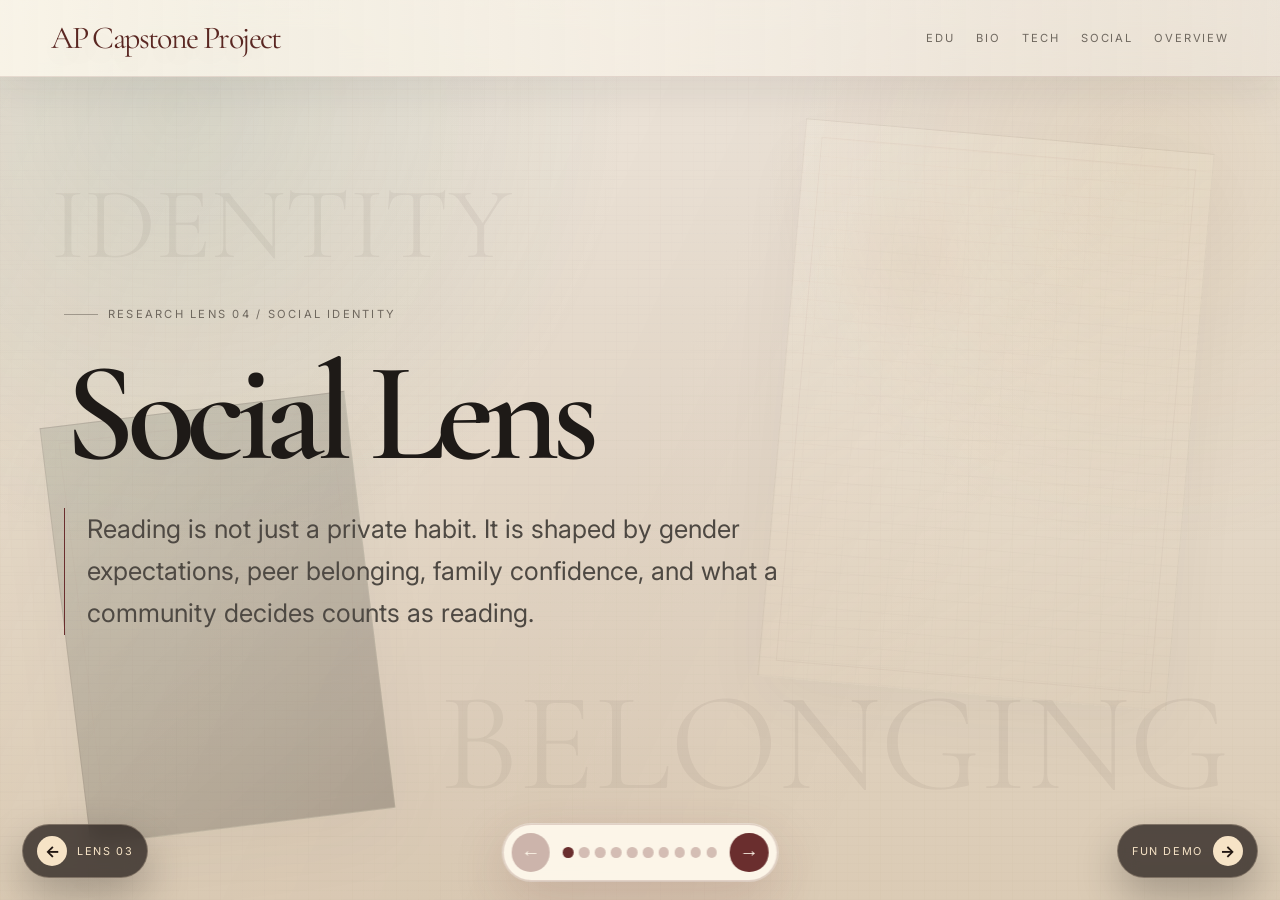
<file: archive/lens-04.html>
<!DOCTYPE html>
<html lang="en">
<head>
  <meta charset="UTF-8" />
  <meta name="viewport" content="width=device-width, initial-scale=1.0" />

  <title>Social Lens | Unscripted Archive</title>

  <link rel="preconnect" href="https://fonts.googleapis.com">
  <link rel="preconnect" href="https://fonts.gstatic.com" crossorigin>
  <link href="https://fonts.googleapis.com/css2?family=Cormorant+Garamond:wght@300;400;500;600;700&family=IM+Fell+English:ital@0;1&family=Inter:wght@300;400;500;600;700;800&display=swap" rel="stylesheet">

  <link rel="stylesheet" href="../style.css">
  <link rel="stylesheet" href="./lens-04.css">
</head>

<body class="social-lens-page">
  <nav>
    <a class="logo" href="../index.html">AP Capstone Project</a>
    <div class="nav-links">
      <a href="./archive.html">Edu</a>
      <a href="./lens-02.html">Bio</a>
      <a href="./lens-03.html">Tech</a>
      <a href="./lens-04.html">Social</a>
      <a href="./exhibit.html">Overview</a>
    </div>
  </nav>

  <main class="slide-deck" data-slide-deck>
    <section class="social-slide is-active" aria-labelledby="social-title">
      <div class="social-bg social-bg-one" aria-hidden="true"></div>
      <div class="social-bg social-bg-two" aria-hidden="true"></div>
      <div class="floating-word social-word-one">BELONGING</div>
      <div class="floating-word social-word-two">IDENTITY</div>
      <div class="slide-inner hero-inner">
        <p class="small-label">Research Lens 04 / Social Identity</p>
        <h1 id="social-title">Social Lens</h1>
        <p class="social-one-liner">
          Reading is not just a private habit. It is shaped by gender expectations, peer belonging, family confidence, and what a community decides counts as reading.
        </p>
      </div>
    </section>

    <section class="social-slide insight-slide" aria-labelledby="insight-title">
      <div class="slide-inner">
        <p class="small-label">The Insight</p>
        <h2 id="insight-title">The social story behind who becomes a reader</h2>
        <div class="insight-grid">
          <article>
            <span>Gender Gap</span>
            <p>45% of boys read less than once a month, compared to 27% of girls. Meanwhile, 43% of girls identify as avid readers, while only 30% of boys do.</p>
          </article>
          <article>
            <span>Reading Identity</span>
            <p>Many students read constantly online, but do not call themselves readers when only print books are treated as legitimate.</p>
          </article>
          <article>
            <span>Choice Gap</span>
            <p>Students are more likely to read when they can find books that reflect their interests, communities, and emotional investment.</p>
          </article>
          <article>
            <span>The Paradox</span>
            <p>Students widely acknowledge that reading is beneficial, yet a significant portion of them almost never read for leisure.</p>
          </article>
        </div>
      </div>
    </section>

    <section class="social-slide identity-slide" aria-labelledby="counts-title">
      <div class="slide-inner">
        <p class="small-label">Who Becomes a Reader</p>
        <h2 id="counts-title">Who Decides What Counts as Reading?</h2>
        <div class="split-world">
          <article class="student-world">
            <h3>Student's World</h3>
            <span>text messages</span><span>fanfiction tabs</span><span>Discord chat</span><span>Reddit posts</span><span>news articles</span><span>AO3 stories</span><span>YouTube comments</span>
          </article>
          <div class="middle-question">
            <strong>If you read 50,000 words online today, did you read?</strong>
            <div>
              <button type="button" data-reading-answer>YES</button>
              <button type="button" data-reading-answer>NO</button>
            </div>
            <p data-reading-insight></p>
          </div>
          <article class="parent-world">
            <h3>Parent's World</h3>
            <span>classic novels</span><span>school reading log</span><span>library books</span><span>reading score report</span>
          </article>
        </div>
      </div>
    </section>

    <section class="social-slide meter-slide" aria-labelledby="meter-title">
      <div class="slide-inner">
        <p class="small-label">Who Becomes a Reader</p>
        <h2 id="meter-title">Reading Identity Meter</h2>
        <form class="identity-form" data-identity-form>
          <fieldset>
            <legend>Which of these have you done this week?</legend>
            <label><input type="checkbox" name="reading"> Read text messages</label>
            <label><input type="checkbox" name="reading"> Read fanfiction</label>
            <label><input type="checkbox" name="reading"> Read news articles</label>
            <label><input type="checkbox" name="reading"> Read a novel</label>
            <label><input type="checkbox" name="reading"> Read social media posts</label>
            <label><input type="checkbox" name="reading"> Read websites</label>
          </fieldset>
          <button type="submit">Submit</button>
        </form>
        <div class="identity-result" data-identity-result>
          <h3>You are a reader.</h3>
          <p>Many students do not identify as readers because only print books are considered real reading. Conflicts over whether online interaction counts can label students as reluctant readers, which can further decrease interest in recreational reading.</p>
        </div>
      </div>
    </section>

    <section class="social-slide home-slide" aria-labelledby="home-title">
      <div class="slide-inner">
        <p class="small-label">Parents / Home Reading Environment</p>
        <h2 id="home-title">Support at home changes achievement</h2>
        <div class="home-grid">
          <article>
            <h3>Boys read less recreationally</h3>
            <p>Many boys are described as preferring books with clear pragmatic functions and immediate rewards, like sports magazines, which can make school subjects that prioritize long-form reading harder.</p>
          </article>
          <article>
            <h3>But the label is narrow</h3>
            <p>A huge part of this characterization comes from treating print books as the only legitimate reading. Many students read messages, websites, comments, and online stories every day.</p>
          </article>
          <article>
            <h3>Home reading matters</h3>
            <p>"Home reading impacted achievement directly and indirectly through attitudes, whereas SES effects were nonsignificant to weak."</p>
          </article>
        </div>
      </div>
    </section>

    <section class="social-slide pressure-slide" aria-labelledby="pressure-title">
      <div class="slide-inner">
        <p class="small-label">Social Pressure / Stigmatization</p>
        <h2 id="pressure-title">The Social Pressure Slider</h2>
        <div class="pressure-lab">
          <div class="boy-stage" data-boy-stage>
            <div class="friend-group" data-friend-group>
              <span>teammate</span><span>friend</span><span>group chat</span><span>practice</span>
            </div>
            <div class="boy-character" data-boy-character>
              <span class="boy-head"></span>
              <span class="boy-body"></span>
              <b data-boy-label>balanced</b>
            </div>
          </div>
          <div class="pressure-controls">
            <label for="pressure-slider">Free Time: Sports vs. Books</label>
            <input id="pressure-slider" data-pressure-slider type="range" min="0" max="100" value="50">
            <div class="slider-ends"><span>Sports</span><span>Books</span></div>
            <p data-pressure-note>
              Move the slider to see how peer belonging changes the meaning of the same free-time choice.
            </p>
          </div>
        </div>
        <div class="takeaway-pop" data-pressure-takeaway>
          Your interpretation is spot on. Reading is socially coded as a passive, feminine activity. Because adolescence is about expanding social networks, boys face intense peer pressure to choose physically social activities just to stay connected to friend groups.
        </div>
      </div>
    </section>

    <section class="social-slide scale-slide" aria-labelledby="scale-title">
      <div class="slide-inner">
        <p class="small-label">Social Pressure / Stigmatization</p>
        <h2 id="scale-title">The Priority Scale</h2>
        <div class="priority-lab">
          <div class="scale">
            <div class="scale-beam" data-scale-beam>
              <div class="pan book-pan">
                <span class="book-icon">Book</span>
                <b>Solitary Reading</b>
              </div>
              <div class="pan social-pan" data-social-pan>
                <b>Social Priorities</b>
              </div>
            </div>
            <div class="scale-base"></div>
          </div>
          <div class="weight-tray">
            <button class="weight" type="button" draggable="true" data-weight="Examining Social Networks">Examining Social Networks</button>
            <button class="weight" type="button" draggable="true" data-weight="Physical Activity">Physical Activity</button>
            <button class="weight" type="button" draggable="true" data-weight="Hanging with Friends">Hanging with Friends</button>
          </div>
        </div>
        <p class="scale-note" data-scale-note>
          Drag the weights onto the social side of the scale.
        </p>
      </div>
    </section>

    <section class="social-slide shelf-slide" aria-labelledby="shelf-title">
      <div class="slide-inner">
        <p class="small-label">Solutions / Choice & Connection</p>
        <h2 id="shelf-title">The best book is not the most educational one. It is the one you will actually finish.</h2>
        <div class="shelf-lab">
          <div class="classroom-shelf" data-classroom-shelf>
            <span>Classics</span><span>Classics</span><span>Classics</span><span>Classics</span><span>Classics</span>
          </div>
          <button type="button" data-rebuild-shelf>Rebuild the shelf</button>
          <div class="genre-bank" data-genre-bank aria-label="Book categories">
            <button type="button">Sports</button><button type="button">Manga</button><button type="button">History</button><button type="button">Fantasy</button><button type="button">Graphic Novels</button><button type="button">Fanfiction</button><button type="button">Romance</button><button type="button">Science</button><button type="button">Horror</button>
          </div>
          <p data-shelf-note>Standardized Curriculum</p>
        </div>
      </div>
    </section>

    <section class="social-slide wall-slide" aria-labelledby="wall-title">
      <div class="slide-inner">
        <p class="small-label">Solutions / Social Reading Wall</p>
        <h2 id="wall-title">People often become readers through communities</h2>
        <div class="reading-wall">
          <button type="button" data-wall-book="Contemporary Romance, friendship stories, BookTok favorites">"I started reading because my friend recommended this."</button>
          <button type="button" data-wall-book="Historical fiction, memoir, narrative nonfiction">"I hated reading until I found historical fiction."</button>
          <button type="button" data-wall-book="Fanfiction, AO3, serialized web fiction">"I only read fanfiction."</button>
          <button type="button" data-wall-book="Graphic novels, manga, visual memoirs">"I only read graphic novels."</button>
        </div>
        <div class="book-match" data-book-match>
          Click a comment to reveal books connected to that reader identity.
        </div>
        <p class="research-note">
          Boys do not only like nonfiction. Many also want fiction with favorite authors, emotional investment, and stories that feel personally connected. Narrow classroom libraries and rigid literacy instruction can erase those entry points.
        </p>
      </div>
    </section>

    <section class="social-slide community-slide" aria-labelledby="community-title">
      <div class="slide-inner">
        <p class="small-label">Solutions / Reading Community</p>
        <h2 id="community-title">What if reading does not necessarily have to be a solitary activity?</h2>
        <p class="community-subtitle">Look out for our upcoming Tsinglan book community.</p>
        <div class="community-cards">
          <button class="community-card" type="button" aria-pressed="false">
            <span class="card-front">#BookTok: The Hype Squad</span>
            <span class="card-back">It turns reading into a shared emotional event. Users do not just review books; they film live reactions, cry over plot twists together, and create viral trends. It acts as a digital backyard where you instantly find your people without geographic limits.</span>
          </button>
          <button class="community-card" type="button" aria-pressed="false">
            <span class="card-front">BookTube: The Virtual Book Club</span>
            <span class="card-back">Long-form videos feel like sitting down for coffee with a friend. Read-a-thons and live-streamed reading sprints mean thousands of people can read the same book at the same hour, destroying the feeling of isolation.</span>
          </button>
          <button class="community-card" type="button" aria-pressed="false">
            <span class="card-front">Goodreads: The Accountability Group</span>
            <span class="card-back">It gamifies reading through annual challenges and progress updates. Seeing what friends are reading, writing reviews, and leaving comments transforms a quiet hobby into a transparent, interactive social network.</span>
          </button>
        </div>
      </div>
    </section>
  </main>

  <div class="deck-controls" aria-label="Slide controls">
    <button type="button" data-prev-slide aria-label="Previous slide">&larr;</button>
    <div class="slide-dots" data-slide-dots></div>
    <button type="button" data-next-slide aria-label="Next slide">&rarr;</button>
  </div>

  <a class="lens-back" href="./lens-03.html" aria-label="Go back to technological lens">
    <b aria-hidden="true">&larr;</b>
    <span>Lens 03</span>
  </a>

  <a class="lens-next" href="./demo.html" aria-label="Go to restructuring reading demo">
    <span>Fun Demo</span>
    <b aria-hidden="true">&rarr;</b>
  </a>

  <script src="./lens-04.js"></script>
</body>
</html>
</file>
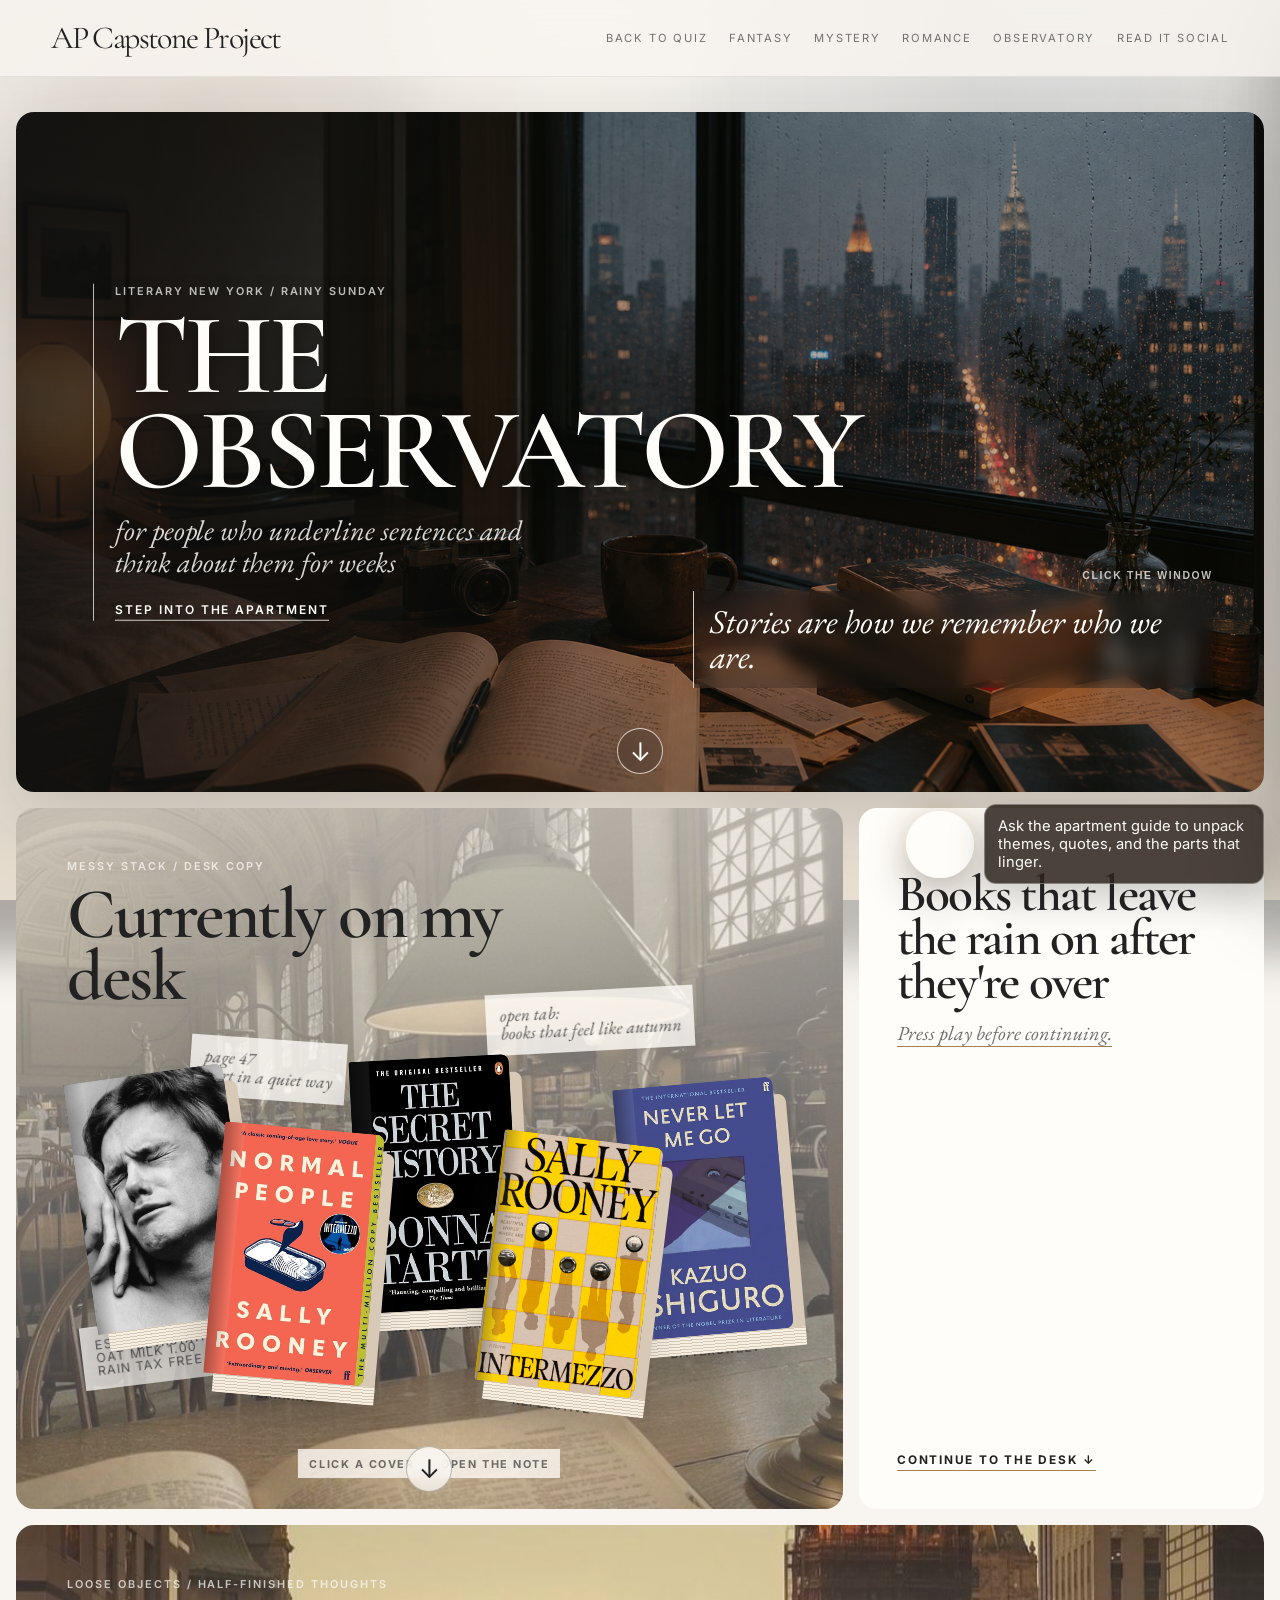
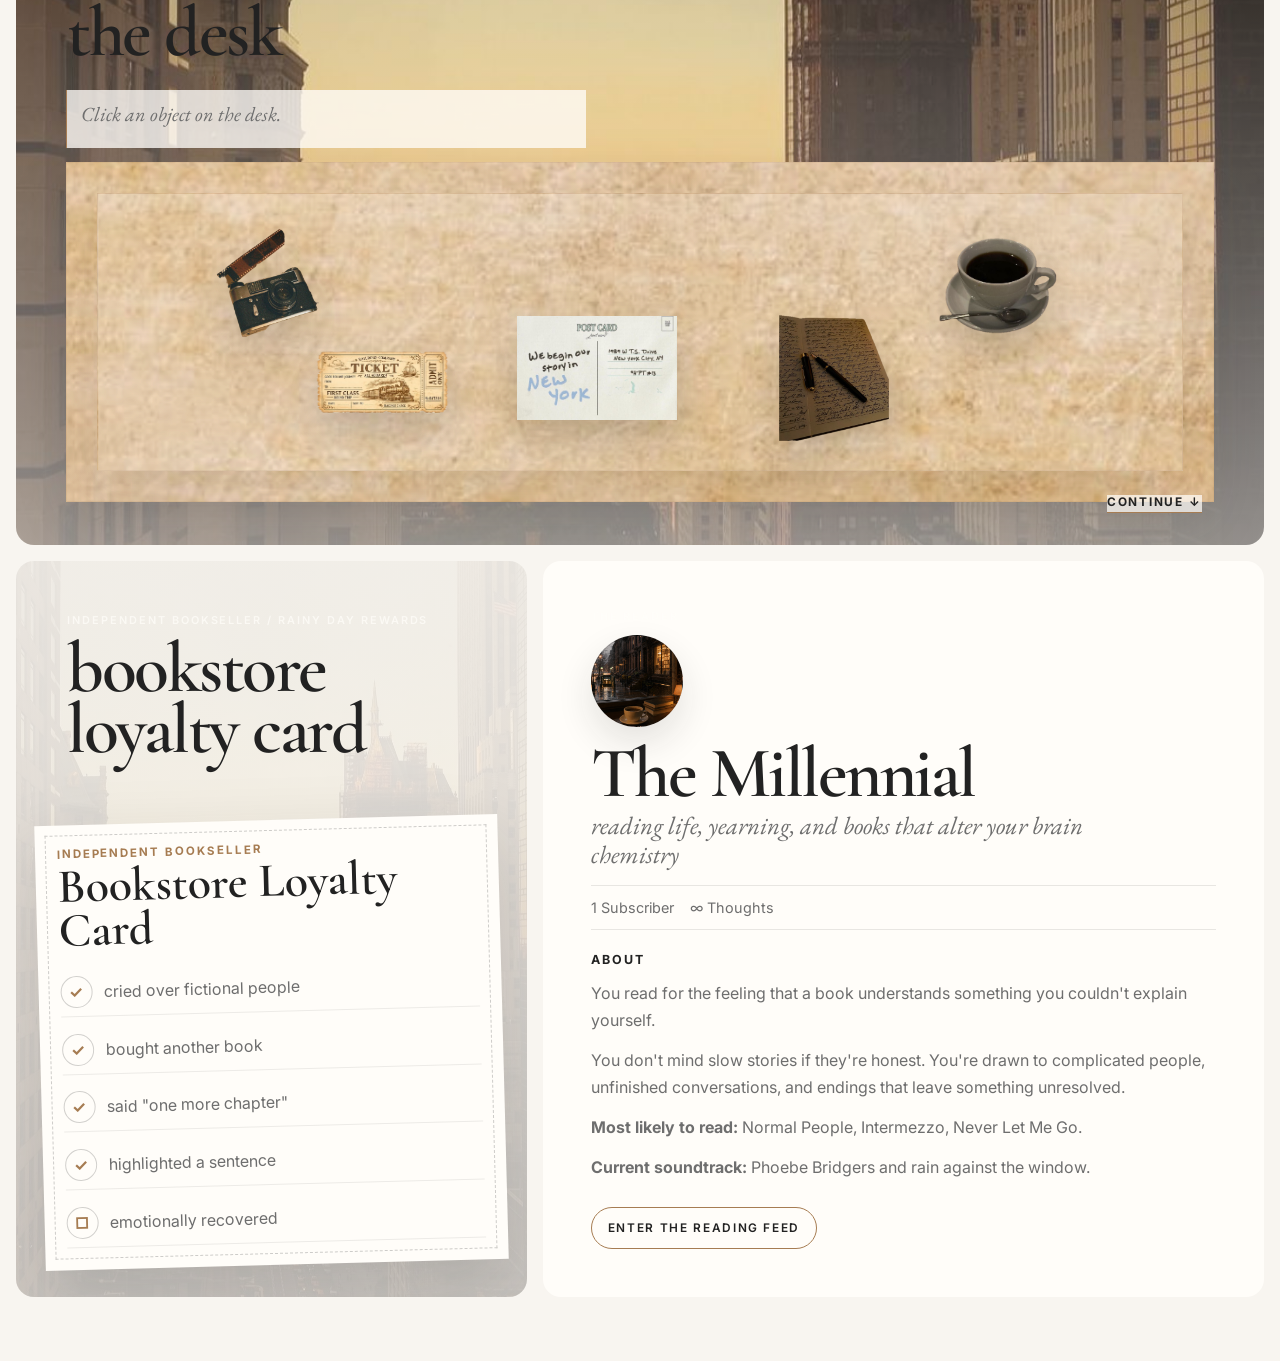
<file: archive/observatory.html>
<!DOCTYPE html>
<html lang="en">
<head>
  <meta charset="UTF-8" />
  <meta name="viewport" content="width=device-width, initial-scale=1.0" />
  <title>The Observatory | Reading Identity World</title>

  <link rel="preconnect" href="https://fonts.googleapis.com">
  <link rel="preconnect" href="https://fonts.gstatic.com" crossorigin>
  <link href="https://fonts.googleapis.com/css2?family=Cormorant+Garamond:wght@500;600;700&family=EB+Garamond:ital@1&family=Inter:wght@300;400;500;600;700&display=swap" rel="stylesheet">

  <link rel="stylesheet" href="../style.css">
  <link rel="stylesheet" href="./observatory.css">
</head>
<body class="observatory-page">
  <canvas class="rain-canvas" data-rain-canvas aria-hidden="true"></canvas>

  <nav class="observatory-nav">
    <a class="logo" href="../index.html">AP Capstone Project</a>
    <div class="nav-links">
      <a href="./demo.html">Back to Quiz</a>
      <a href="./chronicle.html">Fantasy</a>
      <a href="./investigation.html">Mystery</a>
      <a href="./romance.html">Romance</a>
      <a href="./observatory.html">Observatory</a>
      <a href="../readit/index.html">Read It Social</a>
    </div>
  </nav>

  <main class="observatory-shell">
    <section class="apartment-hero" id="window">
      <div class="hero-copy">
        <p class="eyebrow">literary new york / rainy sunday</p>
        <h1>The Observatory</h1>
        <p class="tagline">for people who underline sentences and think about them for weeks</p>
        <a class="room-enter" href="#books">step into the apartment</a>
      </div>

      <button class="nyc-window" type="button" data-window-quote aria-label="Change window quote">
        <span class="rain-pane"></span>
        <span class="city-skyline" aria-hidden="true">
          <i></i><i></i><i></i><i></i><i></i><i></i>
        </span>
        <span class="traffic-light one" aria-hidden="true"></span>
        <span class="traffic-light two" aria-hidden="true"></span>
        <span class="window-instruction">Click the window</span>
        <span class="window-quote">Stories are how we remember who we are.</span>
      </button>

      <div class="thinking-note" data-thinking-note>
        <span>Currently thinking about:</span>
        <p>how some people become part of your internal monologue long after they leave</p>
      </div>

      <div class="open-tabs" aria-label="Open tabs">
        <span>Open tabs</span>
        <p>best coffee shops in nyc</p>
        <p>books that feel like autumn</p>
        <p>before sunrise analysis</p>
        <p>train rides through europe</p>
        <p>things i wish i'd said</p>
      </div>
      <a class="section-cue" href="#books" aria-label="Go to book stack">↓</a>
    </section>

    <section class="room-scene book-room" id="books">
      <div class="room-caption">
        <p class="eyebrow">messy stack / desk copy</p>
        <h2>Currently on my desk</h2>
      </div>
      <div class="desk-fragments" aria-hidden="true">
        <p class="fragment receipt">espresso 6.50<br>oat milk 1.00<br>rain tax free</p>
        <p class="fragment marginalia">underline this<br>and come back later</p>
        <p class="fragment tab-note">open tab:<br>books that feel like autumn</p>
        <p class="fragment pencil-note">page 47<br>hurt in a quiet way</p>
      </div>
      <p class="click-hint">click a cover to open the note</p>
      <div class="book-stack" data-shelf></div>
      <a class="section-cue dark" href="#music" aria-label="Go to currently playing">↓</a>
    </section>

    <section class="room-row">
      <article class="room-scene music-room" id="music">
        <p class="eyebrow">soundtrack for existing</p>
        <h2>Books that leave the rain on after they're over</h2>
        <p class="quiet-note">Press play before continuing.</p>
        <iframe src="https://open.spotify.com/embed/playlist/27mlDD6FyZMWYzVzKAIUXQ?utm_source=generator" width="100%" height="352" frameborder="0" allowfullscreen="" allow="autoplay; clipboard-write; encrypted-media; fullscreen; picture-in-picture" loading="lazy" title="Spotify playlist"></iframe>
        <a class="section-link" href="#desk">continue to the desk ↓</a>
      </article>

      <article class="room-scene desk-room" id="desk">
        <div class="room-caption">
          <p class="eyebrow">loose objects / half-finished thoughts</p>
          <h2>the desk</h2>
        </div>
        <div class="desk-scene" data-desk>
          <button class="desk-object coffee" type="button" data-reflection="Some books are less about plot and more about company."><span>still warm</span></button>
          <button class="desk-object camera" type="button" data-reflection="Memory is never exact. It edits the light and keeps the feeling."><span>for remembering things badly</span></button>
          <button class="desk-object letter" type="button" data-reflection="The unsent version of a sentence can stay with you longer than the sent one."><span>never sent</span></button>
          <button class="desk-object ticket" type="button" data-reflection="Every story begins by leaving one version of yourself behind."><span>one-way</span></button>
          <button class="desk-object journal" type="button" data-reflection="Some thoughts only become real after you write them badly first."><span>things i wish i'd said</span></button>
        </div>
        <p class="reflection-output" data-reflection-output>Click an object on the desk.</p>
        <a class="section-link desk-link" href="#film">continue ↓</a>
      </article>
    </section>

    <section class="room-row bottom-row">
      <article class="room-scene loyalty-room" id="film">
        <div class="room-caption">
          <p class="eyebrow">independent bookseller / rainy day rewards</p>
          <h2>bookstore loyalty card</h2>
        </div>
        <div class="loyalty-card">
          <p class="loyalty-kicker">Independent Bookseller</p>
          <h3>Bookstore Loyalty Card</h3>
          <div class="punch-list">
            <p><span>✓</span> cried over fictional people</p>
            <p><span>✓</span> bought another book</p>
            <p><span>✓</span> said "one more chapter"</p>
            <p><span>✓</span> highlighted a sentence</p>
            <p><span>□</span> emotionally recovered</p>
          </div>
        </div>
      </article>

      <article class="room-scene reader-card" aria-label="The Reader profile">
        <p class="eyebrow">The Reader</p>
        <div class="reader-avatar" aria-hidden="true">
          <span></span>
        </div>
        <h2>The Millennial</h2>
        <p class="reader-deck">reading life, yearning, and books that alter your brain chemistry</p>
        <div class="reader-stats">
          <span>1 Subscriber</span>
          <span>∞ Thoughts</span>
        </div>
        <div class="reader-about">
          <h3>About</h3>
          <p>You read for the feeling that a book understands something you couldn't explain yourself.</p>
          <p>You don't mind slow stories if they're honest. You're drawn to complicated people, unfinished conversations, and endings that leave something unresolved.</p>
          <p><b>Most likely to read:</b> Normal People, Intermezzo, Never Let Me Go.</p>
          <p><b>Current soundtrack:</b> Phoebe Bridgers and rain against the window.</p>
        </div>
        <a class="enter-feed" href="../readit/">enter the reading feed</a>
      </article>
    </section>
  </main>

  <aside class="observatory-ai-guide" data-observatory-ai-guide aria-label="AI literary reading guide">
    <button class="observatory-ai-launcher" type="button" data-observatory-ai-toggle aria-expanded="false" aria-controls="observatory-ai-panel">
      <span aria-hidden="true">AI</span>
    </button>
    <p class="observatory-ai-hint">Ask the apartment guide to unpack themes, quotes, and the parts that linger.</p>
    <section class="observatory-ai-panel" id="observatory-ai-panel" aria-hidden="true">
      <div class="observatory-ai-header">
        <div>
          <p class="eyebrow">literary reading guide</p>
          <h2>Talk to the text</h2>
        </div>
        <button class="observatory-ai-close" type="button" data-observatory-ai-close aria-label="Close AI guide">x</button>
      </div>
      <div class="observatory-ai-card">
        <p>Flint opens in its own secure page. Use it to discuss themes, character choices, quotes, and the feelings you cannot quite name yet.</p>
        <a class="observatory-ai-open" href="https://app.flintk12.com/activities/book-discussion-684d4b/sessions/new">Open AI Guide</a>
        <span>Opens in this tab.</span>
      </div>
    </section>
  </aside>

  <dialog class="book-dialog" data-book-dialog aria-labelledby="book-title">
    <button class="close-dialog" type="button" data-close-dialog aria-label="Close book note">x</button>
    <div class="dialog-layout">
      <div class="book-cover" data-book-cover></div>
      <div class="book-details">
        <p class="eyebrow">Shelf Note</p>
        <h2 id="book-title" data-book-title></h2>
        <p data-book-synopsis></p>
        <h3>You might like this if:</h3>
        <ul data-book-reasons></ul>
      </div>
    </div>
  </dialog>

  <script src="./observatory.js"></script>
</body>
</html>
</file>
<file: readit/readit.css>
:root{
  --library-cream:#F8F1E7;
  --warm-paper:#FFFDF7;
  --wood-brown:#8B5E3C;
  --dark-wood:#4A2F1B;
  --ink-black:#2B2118;
  --lamp-gold:#D9A441;
  --deep-green:#344E41;
  --burgundy:#7A2E2E;
  --dusty-rose:#C97C7C;
  --soft-shadow:rgba(43, 33, 24, 0.18);
}

*{
  box-sizing:border-box;
}

html{
  scroll-behavior:smooth;
}

body{
  margin:0;
  color:var(--ink-black);
  background:
    radial-gradient(circle at 12% 10%, rgba(217,164,65,0.2), transparent 28rem),
    linear-gradient(180deg, #fbf0df 0%, var(--library-cream) 42%, #efe0cd 100%);
  font-family:"Inter", sans-serif;
}

button,
input,
textarea,
select{
  font:inherit;
}

button,
a{
  -webkit-tap-highlight-color:transparent;
}

a{
  color:inherit;
  text-decoration:none;
}

.readit-nav{
  position:fixed;
  top:0;
  left:0;
  z-index:50;
  width:100%;
  display:flex;
  align-items:center;
  justify-content:space-between;
  gap:1rem;
  padding:0.9rem clamp(1rem, 4vw, 3.5rem);
  background:rgba(255,253,247,0.78);
  border-bottom:1px solid rgba(74,47,27,0.12);
  backdrop-filter:blur(14px);
}

.readit-mark,
h1,
h2,
h3{
  font-family:"Playfair Display", serif;
}

.readit-mark{
  font-size:1.8rem;
  font-weight:800;
  color:var(--burgundy);
}

.nav-links{
  display:flex;
  align-items:center;
  justify-content:flex-end;
  gap:0.65rem;
  flex-wrap:wrap;
}

.nav-links a,
.nav-button{
  border:0;
  background:transparent;
  color:var(--dark-wood);
  cursor:pointer;
  font-size:0.74rem;
  font-weight:800;
  letter-spacing:0.12em;
  text-transform:uppercase;
}

.nav-button{
  padding:0.55rem 0.75rem;
  border:1px solid rgba(122,46,46,0.26);
  border-radius:999px;
  background:rgba(255,253,247,0.72);
}

.library-hero{
  position:relative;
  min-height:100vh;
  display:grid;
  place-items:center;
  overflow:hidden;
  padding:8rem 1.25rem 6rem;
  background:
    linear-gradient(180deg, rgba(74,47,27,0.16), transparent 18%),
    radial-gradient(circle at 50% 38%, rgba(217,164,65,0.28), transparent 23rem),
    linear-gradient(135deg, #fff5e4 0%, #f4dfc0 52%, #e9cfac 100%);
}

.book-spines{
  position:absolute;
  inset:0 0 auto;
  height:44%;
  opacity:0.28;
  background:
    repeating-linear-gradient(90deg, rgba(74,47,27,0.7) 0 18px, rgba(122,46,46,0.55) 18px 34px, rgba(52,78,65,0.56) 34px 52px, rgba(217,164,65,0.5) 52px 62px),
    linear-gradient(180deg, rgba(43,33,24,0.18), transparent);
  mask-image:linear-gradient(180deg, #000 0%, transparent 100%);
}

.hero-copy{
  position:relative;
  z-index:3;
  max-width:820px;
  text-align:center;
}

.tiny-label{
  margin:0 0 0.75rem;
  color:var(--deep-green);
  font-size:0.74rem;
  font-weight:800;
  letter-spacing:0.18em;
  text-transform:uppercase;
}

.hero-copy h1{
  margin:0;
  color:var(--burgundy);
  font-size:clamp(4.6rem, 16vw, 10.5rem);
  line-height:0.82;
  letter-spacing:0;
  text-shadow:0 0 32px rgba(255,253,247,0.92);
}

.hero-line{
  margin:1rem 0 0;
  color:var(--dark-wood);
  font-family:"Playfair Display", serif;
  font-size:clamp(2.2rem, 6vw, 5.4rem);
  font-weight:700;
  line-height:0.96;
}

.supporting-line,
.concept-line{
  max-width:680px;
  margin:1.1rem auto 0;
  color:#5c4634;
  font-size:1.04rem;
  line-height:1.8;
}

.concept-line{
  max-width:760px;
  color:#473626;
  font-weight:600;
}

.hero-actions{
  display:flex;
  justify-content:center;
  gap:0.85rem;
  flex-wrap:wrap;
  margin-top:2rem;
}

.primary-action,
.secondary-action,
.chair-button{
  display:inline-flex;
  align-items:center;
  justify-content:center;
  min-height:2.75rem;
  border:0;
  border-radius:999px;
  padding:0.82rem 1.15rem;
  cursor:pointer;
  color:var(--warm-paper);
  background:var(--burgundy);
  box-shadow:0 10px 24px rgba(122,46,46,0.2);
  font-weight:800;
}

.secondary-action{
  border:1px solid rgba(74,47,27,0.18);
  color:var(--dark-wood);
  background:rgba(255,253,247,0.86);
}

.secondary-action.green{
  color:var(--warm-paper);
  background:var(--deep-green);
}

.primary-action.compact{
  min-height:2.45rem;
  padding:0.65rem 0.95rem;
  font-size:0.9rem;
}

.primary-action.full{
  width:100%;
}

.lamp{
  position:absolute;
  z-index:1;
  bottom:22%;
  width:84px;
  height:150px;
  border-radius:40px 40px 8px 8px;
  background:linear-gradient(180deg, #f7d77b, #a9732f);
  box-shadow:0 0 80px rgba(217,164,65,0.55);
  opacity:0.72;
}

.lamp::before{
  content:"";
  position:absolute;
  inset:-34px -54px 45px;
  border-radius:999px;
  background:radial-gradient(circle, rgba(255,223,145,0.52), transparent 70%);
}

.lamp-left{
  left:7%;
}

.lamp-right{
  right:8%;
  transform:scale(0.86);
}

.paper-note{
  position:absolute;
  z-index:2;
  padding:0.75rem 0.9rem;
  color:var(--dark-wood);
  background:#fff7c9;
  box-shadow:0 12px 24px var(--soft-shadow);
  font-size:0.75rem;
  font-weight:800;
  letter-spacing:0.08em;
  text-transform:uppercase;
  transform:rotate(-5deg);
  animation:paperWiggle 5s ease-in-out infinite;
}

.note-one{
  top:24%;
  left:12%;
}

.note-two{
  right:14%;
  top:30%;
  background:#f7d7d1;
  transform:rotate(4deg);
  animation-delay:1.2s;
}

.dust-field span{
  position:absolute;
  z-index:2;
  width:5px;
  height:5px;
  border-radius:50%;
  background:rgba(255,253,247,0.75);
  animation:dustFloat 7s linear infinite;
}

.dust-field span:nth-child(1){left:20%;top:35%;}
.dust-field span:nth-child(2){left:38%;top:22%;animation-delay:1s;}
.dust-field span:nth-child(3){left:58%;top:42%;animation-delay:2s;}
.dust-field span:nth-child(4){left:72%;top:28%;animation-delay:3s;}
.dust-field span:nth-child(5){left:48%;top:62%;animation-delay:4s;}

.central-table{
  position:absolute;
  z-index:1;
  bottom:0;
  left:50%;
  width:min(760px, 92vw);
  height:150px;
  transform:translateX(-50%);
  border-radius:48% 48% 0 0;
  background:
    repeating-linear-gradient(90deg, rgba(255,255,255,0.05) 0 20px, transparent 20px 42px),
    linear-gradient(180deg, #9b6841, var(--dark-wood));
  box-shadow:0 -22px 60px rgba(74,47,27,0.32);
}

.mug,
.index-card,
.book-stack{
  position:absolute;
  display:block;
}

.mug{
  top:28px;
  left:22%;
  width:42px;
  height:34px;
  border-radius:0 0 14px 14px;
  background:#fffdf7;
}

.mug::before{
  content:"";
  position:absolute;
  left:8px;
  top:-25px;
  width:4px;
  height:24px;
  border-radius:999px;
  background:rgba(255,253,247,0.72);
  box-shadow:10px -8px 0 rgba(255,253,247,0.45);
  animation:steam 2.8s ease-in-out infinite;
}

.index-card{
  top:38px;
  left:44%;
  width:96px;
  height:54px;
  transform:rotate(-6deg);
  background:#fff7c9;
  box-shadow:0 8px 18px rgba(43,33,24,0.22);
}

.book-stack{
  top:52px;
  right:20%;
  width:110px;
  height:42px;
  background:linear-gradient(180deg, var(--deep-green) 0 33%, var(--lamp-gold) 33% 62%, var(--burgundy) 62%);
}

main{
  position:relative;
  z-index:5;
}

.table-directory,
.library-feed,
.readit-footer{
  padding:clamp(3.5rem, 7vw, 6.5rem) clamp(1rem, 4vw, 4rem);
}

.section-heading{
  max-width:780px;
  margin:0 0 2rem;
}

.section-heading h2{
  margin:0;
  color:var(--dark-wood);
  font-size:clamp(2.1rem, 5vw, 4.6rem);
  line-height:0.95;
}

.section-heading p:not(.tiny-label){
  color:#634d3b;
  font-size:1rem;
  line-height:1.7;
}

.table-grid{
  display:grid;
  grid-template-columns:repeat(auto-fit, minmax(260px, 1fr));
  gap:1rem;
}

.table-card,
.post-card,
.tea-card,
.sidebar-card,
.empty-state{
  position:relative;
  border:1px solid rgba(74,47,27,0.14);
  border-radius:8px;
  background:
    linear-gradient(135deg, rgba(255,255,255,0.55), transparent 38%),
    var(--warm-paper);
  box-shadow:0 18px 36px var(--soft-shadow);
}

.table-card{
  min-height:360px;
  display:flex;
  flex-direction:column;
  padding:1.15rem;
  transition:transform 0.25s ease, box-shadow 0.25s ease, border-color 0.25s ease;
}

.table-card:hover,
.table-card:focus-within{
  transform:translateY(-5px);
  border-color:rgba(217,164,65,0.72);
  box-shadow:0 22px 42px rgba(43,33,24,0.24), 0 0 24px rgba(217,164,65,0.2);
}

.table-card.selected{
  outline:3px solid rgba(217,164,65,0.55);
  background:#fff9dc;
}

.table-card-top{
  display:flex;
  align-items:center;
  justify-content:space-between;
  gap:0.75rem;
}

.table-icon{
  display:grid;
  place-items:center;
  width:2.4rem;
  height:2.4rem;
  border-radius:50%;
  color:var(--warm-paper);
  background:var(--burgundy);
  font-weight:900;
}

.online-dot{
  color:var(--deep-green);
  font-size:0.72rem;
  font-weight:800;
  text-transform:uppercase;
}

.table-card h3,
.post-card h3,
.tea-card h3{
  margin:1rem 0 0.65rem;
  font-size:1.55rem;
  line-height:1.1;
}

.table-card p,
.post-card p,
.tea-card blockquote{
  color:#5b4635;
  line-height:1.65;
}

.tag-row{
  display:flex;
  flex-wrap:wrap;
  gap:0.4rem;
  margin:0.9rem 0;
}

.tag-row span{
  display:inline-flex;
  align-items:center;
  min-height:1.75rem;
  padding:0.28rem 0.55rem;
  border:1px solid rgba(74,47,27,0.12);
  border-radius:4px;
  color:var(--burgundy);
  background:#f8ecd8;
  font-size:0.74rem;
  font-weight:800;
}

.latest-thread{
  margin-top:auto;
  font-size:0.9rem;
}

.chair-button{
  width:100%;
  margin-top:0.75rem;
  background:var(--lamp-gold);
  color:var(--dark-wood);
}

.library-feed{
  display:grid;
  grid-template-columns:minmax(220px, 280px) minmax(0, 1fr);
  gap:1.4rem;
  align-items:start;
  background:
    radial-gradient(circle at 85% 8%, rgba(122,46,46,0.1), transparent 24rem),
    linear-gradient(180deg, rgba(139,94,60,0.12), rgba(248,241,231,0.28));
}

.feed-sidebar{
  position:sticky;
  top:5.5rem;
  display:grid;
  gap:1rem;
}

.sidebar-card,
.tea-card,
.empty-state{
  padding:1rem;
}

.sidebar-card strong{
  display:block;
  color:var(--burgundy);
  font-family:"Playfair Display", serif;
  font-size:3rem;
}

.clear-table,
.reset-button{
  border:0;
  border-bottom:1px solid currentColor;
  padding:0;
  color:var(--burgundy);
  background:transparent;
  cursor:pointer;
  font-weight:800;
}

.reset-button{
  justify-self:start;
  color:#6d5744;
  font-size:0.82rem;
}

.feed-heading{
  display:flex;
  align-items:end;
  justify-content:space-between;
  gap:1rem;
  max-width:none;
}

.tea-card{
  margin-bottom:1rem;
  border-color:rgba(217,164,65,0.55);
  background:
    linear-gradient(90deg, rgba(217,164,65,0.17), transparent),
    #fff8da;
}

.tea-card blockquote{
  margin:0;
  padding-left:1rem;
  border-left:4px solid var(--lamp-gold);
}

.post-meta-row,
.post-actions{
  display:flex;
  align-items:center;
  gap:0.55rem;
  flex-wrap:wrap;
}

.post-meta-row button,
.post-actions button,
.filter-chips button{
  min-height:2.25rem;
  border:1px solid rgba(74,47,27,0.14);
  border-radius:999px;
  padding:0.5rem 0.75rem;
  color:var(--dark-wood);
  background:#fff9ed;
  cursor:pointer;
  font-weight:800;
}

.post-actions button.saved{
  color:var(--warm-paper);
  background:var(--deep-green);
}

.feed-controls{
  display:flex;
  align-items:center;
  justify-content:space-between;
  gap:1rem;
  margin:1rem 0;
}

.filter-chips{
  display:flex;
  gap:0.5rem;
  flex-wrap:wrap;
}

.filter-chips button.active{
  color:var(--warm-paper);
  background:var(--deep-green);
}

.sort-control{
  display:flex;
  align-items:center;
  gap:0.5rem;
  color:var(--dark-wood);
  font-size:0.8rem;
  font-weight:800;
  text-transform:uppercase;
}

.sort-control select{
  min-height:2.35rem;
  border:1px solid rgba(74,47,27,0.16);
  border-radius:999px;
  padding:0 0.75rem;
  color:var(--dark-wood);
  background:var(--warm-paper);
}

.chair-banner{
  margin:1rem 0;
  border-left:5px solid var(--lamp-gold);
  padding:0.85rem 1rem;
  background:#fff4c5;
  font-weight:800;
}

.post-feed{
  display:grid;
  gap:1rem;
}

.post-card{
  padding:1.15rem;
  transform:rotate(-0.2deg);
}

.post-card:nth-child(even){
  transform:rotate(0.25deg);
}

.post-card:focus{
  outline:3px solid rgba(217,164,65,0.72);
  outline-offset:3px;
}

.post-pins{
  position:absolute;
  top:0.65rem;
  right:0.85rem;
  width:13px;
  height:13px;
  border-radius:50%;
  background:var(--dusty-rose);
  box-shadow:-18px 3px 0 rgba(217,164,65,0.86);
}

.post-kickers{
  display:flex;
  align-items:center;
  gap:0.45rem;
  flex-wrap:wrap;
}

.post-kickers span,
.spoiler-label{
  display:inline-flex;
  align-items:center;
  min-height:1.75rem;
  border-radius:4px;
  padding:0.26rem 0.5rem;
  color:var(--warm-paper);
  background:var(--burgundy);
  font-size:0.7rem;
  font-weight:900;
  letter-spacing:0.08em;
  text-transform:uppercase;
}

.post-kickers span:nth-child(2){
  color:var(--deep-green);
  background:#e6efdf;
}

.spoiler-label{
  color:#fff;
  background:#2c1c16;
}

.byline{
  margin:0.6rem 0 0;
  font-size:0.84rem;
  font-weight:700;
}

.empty-state{
  text-align:center;
}

.readit-footer{
  display:flex;
  align-items:center;
  justify-content:space-between;
  gap:1rem;
  color:#634d3b;
  background:var(--dark-wood);
}

.readit-footer p,
.readit-footer a{
  color:var(--warm-paper);
}

.readit-footer a{
  font-weight:800;
  border-bottom:1px solid currentColor;
}

.readit-modal{
  width:min(760px, calc(100vw - 1.5rem));
  max-height:88vh;
  border:0;
  border-radius:8px;
  padding:0;
  background:transparent;
}

.readit-modal::backdrop{
  background:rgba(43,33,24,0.56);
  backdrop-filter:blur(4px);
}

.modal-card{
  position:relative;
  max-height:88vh;
  overflow:auto;
  padding:1.25rem;
  border:1px solid rgba(74,47,27,0.18);
  border-radius:8px;
  background:var(--warm-paper);
  box-shadow:0 28px 72px rgba(0,0,0,0.32);
}

.modal-close{
  position:sticky;
  top:0;
  float:right;
  display:grid;
  place-items:center;
  width:2.4rem;
  height:2.4rem;
  border:0;
  border-radius:50%;
  color:var(--warm-paper);
  background:var(--burgundy);
  cursor:pointer;
  font-size:1.2rem;
  font-weight:900;
}

.form-card{
  display:grid;
  gap:0.9rem;
}

.form-card h2,
.thread-detail h2{
  margin:0 0 0.5rem;
  color:var(--dark-wood);
  font-size:2.2rem;
}

.form-card label,
.comment-form label{
  display:grid;
  gap:0.4rem;
  color:var(--dark-wood);
  font-weight:800;
}

.form-card input,
.form-card textarea,
.form-card select,
.comment-form textarea{
  width:100%;
  border:1px solid rgba(74,47,27,0.22);
  border-radius:8px;
  padding:0.78rem;
  color:var(--ink-black);
  background:#fffaf0;
}

.checkbox-label{
  display:flex !important;
  grid-template-columns:auto 1fr;
  align-items:center;
}

.checkbox-label input{
  width:auto;
}

.comments{
  margin-top:1rem;
  padding-top:1rem;
  border-top:1px solid rgba(74,47,27,0.14);
}

.comment-list{
  display:grid;
  gap:0.65rem;
  margin:0.85rem 0;
}

.comment-card{
  border-left:4px solid var(--lamp-gold);
  padding:0.7rem 0.85rem;
  background:#fff8df;
}

.comment-card p{
  margin:0.3rem 0;
  line-height:1.55;
}

.comment-card span,
.quiet-comment{
  color:#6f5b49;
  font-size:0.85rem;
}

.comment-form{
  display:grid;
  gap:0.65rem;
}

.toast{
  position:fixed;
  z-index:80;
  right:1rem;
  bottom:1rem;
  max-width:min(360px, calc(100vw - 2rem));
  padding:0.9rem 1rem;
  border-radius:8px;
  color:var(--warm-paper);
  background:var(--deep-green);
  box-shadow:0 18px 36px rgba(0,0,0,0.24);
  opacity:0;
  transform:translateY(16px);
  pointer-events:none;
  transition:opacity 0.2s ease, transform 0.2s ease;
}

.toast.show{
  opacity:1;
  transform:translateY(0);
}

@keyframes paperWiggle{
  0%, 100%{transform:rotate(-5deg) translateY(0);}
  50%{transform:rotate(-2deg) translateY(-7px);}
}

@keyframes dustFloat{
  0%{transform:translateY(80px);opacity:0;}
  25%, 70%{opacity:1;}
  100%{transform:translateY(-120px);opacity:0;}
}

@keyframes steam{
  0%, 100%{opacity:0.22;transform:translateY(10px);}
  50%{opacity:0.8;transform:translateY(-5px);}
}

@media (max-width:900px){
  .library-feed{
    grid-template-columns:1fr;
  }

  .feed-sidebar{
    position:static;
    grid-template-columns:repeat(auto-fit, minmax(220px, 1fr));
  }

  .feed-heading,
  .feed-controls,
  .readit-footer{
    align-items:flex-start;
    flex-direction:column;
  }
}

@media (max-width:640px){
  .readit-nav{
    align-items:flex-start;
  }

  .readit-mark{
    font-size:1.4rem;
  }

  .nav-links{
    gap:0.45rem;
  }

  .nav-links a,
  .nav-button{
    font-size:0.62rem;
  }

  .library-hero{
    min-height:96vh;
    padding-top:7rem;
  }

  .supporting-line,
  .concept-line{
    font-size:0.96rem;
  }

  .lamp,
  .paper-note{
    display:none;
  }

  .table-grid{
    grid-template-columns:1fr;
  }

  .table-card{
    min-height:0;
  }

  .post-card{
    transform:none !important;
  }

  .post-actions button,
  .post-meta-row button{
    flex:1 1 auto;
  }
}

/* Compact community-page layout */
.back-start{
  border:1px solid rgba(122,46,46,0.22);
  border-radius:999px;
  padding:0.55rem 0.75rem;
  color:var(--burgundy) !important;
  background:#fff8ec;
}

.readit-banner{
  position:relative;
  margin-top:4.55rem;
  padding:1.6rem clamp(1rem, 4vw, 3rem);
  border-bottom:1px solid rgba(74,47,27,0.12);
  background:
    radial-gradient(circle at 12% 0%, rgba(217,164,65,0.2), transparent 16rem),
    linear-gradient(135deg, #fffaf0, #f0dcc0);
}

.readit-banner::before{
  content:"";
  position:absolute;
  inset:0;
  pointer-events:none;
  opacity:0.18;
  background:repeating-linear-gradient(90deg, rgba(74,47,27,0.38) 0 12px, rgba(122,46,46,0.26) 12px 22px, rgba(52,78,65,0.26) 22px 34px, transparent 34px 48px);
  mask-image:linear-gradient(90deg, #000, transparent 70%);
}

.readit-banner .hero-copy{
  max-width:1180px;
  margin:0 auto;
  text-align:left;
}

.readit-banner h1{
  margin:0;
  color:var(--burgundy);
  font-size:clamp(2.3rem, 6vw, 5.2rem);
  line-height:0.92;
}

.readit-banner .supporting-line{
  max-width:720px;
  margin:0.55rem 0 0;
  color:#5c4634;
  font-size:1rem;
  line-height:1.55;
}

.banner-actions{
  display:flex;
  gap:0.65rem;
  flex-wrap:wrap;
  margin-top:1rem;
}

.readit-app{
  width:min(1420px, 100%);
  margin:0 auto;
  display:grid;
  grid-template-columns:minmax(250px, 320px) minmax(0, 1fr);
  gap:1.2rem;
  align-items:start;
  padding:1rem clamp(0.75rem, 2.5vw, 2rem) 3rem;
}

.readit-app .table-directory,
.readit-app .library-feed,
.readit-app .feed-sidebar{
  padding:0;
}

.readit-app .table-directory,
.readit-app .feed-sidebar{
  position:sticky;
  top:5.4rem;
  max-height:calc(100vh - 6.2rem);
  overflow:auto;
  display:grid;
  gap:0.8rem;
  scrollbar-width:thin;
}

.readit-app .library-feed{
  display:block;
  min-width:0;
  background:transparent;
}

.readit-app .section-heading{
  margin:0;
  padding:1rem;
  border:1px solid rgba(74,47,27,0.14);
  border-radius:8px;
  background:rgba(255,253,247,0.86);
  box-shadow:0 12px 28px rgba(43,33,24,0.1);
}

.readit-app .section-heading h2{
  font-size:clamp(1.45rem, 2.2vw, 2.2rem);
  line-height:1.02;
}

.readit-app .section-heading p:not(.tiny-label){
  margin-bottom:0;
  font-size:0.92rem;
}

.table-directory > .primary-action{
  margin:0;
  min-height:2.4rem;
  font-size:0.88rem;
}

.table-grid{
  grid-template-columns:1fr;
  gap:0.65rem;
}

.table-card{
  min-height:0;
  padding:0.85rem;
  box-shadow:0 10px 24px rgba(43,33,24,0.12);
}

.table-card:hover,
.table-card:focus-within{
  transform:none;
}

.table-card h3{
  margin:0.7rem 0 0.4rem;
  font-size:1.12rem;
}

.table-card p{
  margin:0.35rem 0;
  font-size:0.86rem;
  line-height:1.45;
}

.table-card .tag-row{
  margin:0.55rem 0;
}

.table-card .tag-row span{
  min-height:1.45rem;
  padding:0.18rem 0.42rem;
  font-size:0.66rem;
}

.table-icon{
  width:2rem;
  height:2rem;
}

.online-dot{
  font-size:0.64rem;
}

.chair-button{
  min-height:2.15rem;
  margin-top:0.45rem;
  padding:0.52rem 0.7rem;
  font-size:0.82rem;
}

.feed-heading{
  margin-bottom:1rem !important;
}

.feed-main{
  min-width:0;
}

.post-card{
  transform:none !important;
}

.feed-sidebar{
  grid-template-columns:1fr;
}

.sidebar-card,
.tea-card,
.empty-state{
  box-shadow:0 10px 24px rgba(43,33,24,0.12);
}

.sidebar-card h3{
  margin:0.55rem 0 0.4rem;
  font-size:1.25rem;
}

.sidebar-card p{
  line-height:1.5;
}

.sidebar-card strong{
  font-size:2.4rem;
}

@media (max-width:1120px){
  .readit-app{
    grid-template-columns:minmax(210px, 280px) minmax(0, 1fr);
  }

  .library-status-strip{
    grid-template-columns:repeat(3, minmax(0, 1fr));
  }

  .library-status-strip .reset-button{
    grid-column:1 / -1;
    justify-self:start;
  }
}

@media (max-width:820px){
  .readit-nav{
    position:sticky;
  }

  .readit-banner{
    margin-top:0;
  }

  .readit-app{
    grid-template-columns:1fr;
  }

  .readit-app .table-directory,
  .readit-app .feed-sidebar{
    position:static;
    max-height:none;
  }

  .table-grid{
    display:flex;
    overflow-x:auto;
    padding-bottom:0.35rem;
  }

  .table-card{
    flex:0 0 min(310px, 82vw);
  }

  .library-status-strip{
  grid-template-columns:1fr;
}
}
.library-status-strip{
  display:grid;
  grid-template-columns:1.25fr .9fr 1fr auto;
  gap:.75rem;
  margin:0 0 1rem;
  align-items:stretch;
}

.status-pill{
  min-width:0;
  border:1px solid rgba(74,47,27,0.12);
  border-radius:10px;
  padding:.8rem .9rem;
  background:rgba(255,253,247,0.82);
  box-shadow:0 10px 22px rgba(43,33,24,0.08);
}

.status-pill .tiny-label{
  margin-bottom:.35rem;
  font-size:.62rem;
}

.status-pill h3{
  margin:0 0 .25rem;
  color:var(--dark-wood);
  font-size:1.05rem;
}

.status-pill p,
.status-pill span{
  margin:0;
  color:#634d3b;
  font-size:.82rem;
  line-height:1.35;
}

.status-pill strong{
  display:block;
  color:var(--burgundy);
  font-family:"Playfair Display", serif;
  font-size:1.7rem;
  line-height:1;
}

.library-status-strip .reset-button{
  align-self:center;
  justify-self:end;
  border:1px solid rgba(74,47,27,0.14);
  border-radius:999px;
  padding:.55rem .75rem;
  background:#fff8ec;
  white-space:nowrap;
}
</file>
<file: style.css>
:root{
  --background:#EEE7DD;
  --text:#1E1A17;
  --secondary:#6F685F;
  --burgundy:#6A2E2E;
}

*{
  margin:0;
  padding:0;
  box-sizing:border-box;
}

html{
  scroll-behavior:smooth;
}

body{
  background:var(--background);
  color:var(--text);
  overflow-x:hidden;
  font-family:'Inter',sans-serif;
  min-height:100vh;
  animation:fadePage 1.2s ease;
}

a{
  color:inherit;
  text-decoration:none;
}

/* NAV */

nav{
  width:100%;
  position:fixed;
  top:0;
  left:0;
  z-index:100;
  padding:1.15rem 4vw;
  display:flex;
  justify-content:space-between;
  align-items:center;
  backdrop-filter:blur(12px);
  background:rgba(238,231,221,0.55);
  border-bottom:1px solid rgba(30,26,23,0.05);
}

.logo{
  font-family:'Cormorant Garamond',serif;
  font-size:2rem;
  letter-spacing:-0.05em;
}

.nav-links{
  display:flex;
  gap:1rem 1.35rem;
  flex-wrap:wrap;
  justify-content:flex-end;
}

.nav-links a{
  color:var(--secondary);
  text-transform:uppercase;
  letter-spacing:0.16em;
  font-size:0.7rem;
  transition:0.3s ease;
}

.nav-links a:hover{
  color:var(--burgundy);
}

@media (max-width:720px){
  nav{
    align-items:flex-start;
    padding:0.9rem 1rem;
  }

  .logo{
    font-size:1.55rem;
  }

  .nav-links{
    gap:0.55rem 0.9rem;
  }

  .nav-links a{
    font-size:0.62rem;
  }
}

/* LANDING */

.landing{
  position:relative;
  min-height:130vh;
  width:100%;
  overflow:hidden;
  display:flex;
  align-items:center;
  padding:0 6vw;
}

.bg-image{
  position:absolute;
  object-fit:cover;
  filter:grayscale(100%) contrast(105%);
  opacity:0.18;
}

.bg-1{
  width:420px;
  height:580px;
  top:12%;
  right:6%;
  transform:rotate(4deg);
}

.bg-2{
  width:300px;
  height:420px;
  bottom:6%;
  left:4%;
  transform:rotate(-6deg);
}

.overlay{
  position:absolute;
  inset:0;
  background:radial-gradient(circle at top left, rgba(106,46,46,0.06), transparent 40%);
}

.landing-content{
  position:relative;
  z-index:10;
  max-width:950px;
}

.small-label{
  text-transform:uppercase;
  letter-spacing:0.2em;
  font-size:0.7rem;
  color:var(--secondary);
  margin-bottom:2rem;
}

.main-title{
  font-family:'Cormorant Garamond',serif;
  font-size:clamp(6rem,13vw,11rem);
  line-height:0.82;
  letter-spacing:-0.08em;
  margin-bottom:3rem;
}

.quote-block{
  display:flex;
  gap:1.5rem;
  align-items:flex-start;
  max-width:720px;
  margin-bottom:3rem;
}

.quote-line{
  width:80px;
  height:1px;
  background:var(--burgundy);
  margin-top:1.1rem;
}

.main-quote{
  font-size:1.15rem;
  line-height:2;
  color:#4E4943;
}

.stat-box{
  display:flex;
  align-items:flex-end;
  gap:1.5rem;
  margin-bottom:4rem;
}

.stat-number{
  font-family:'Cormorant Garamond',serif;
  font-size:7rem;
  line-height:0.9;
  color:var(--burgundy);
}

.stat-text{
  max-width:340px;
  line-height:1.8;
  color:var(--secondary);
  margin-bottom:0.8rem;
}

/* FLOATING WORDS */

.floating-word{
  position:absolute;
  font-family:'Cormorant Garamond',serif;
  color:rgba(30,26,23,0.05);
  pointer-events:none;
  user-select:none;
}

.fw-1{
  font-size:10rem;
  top:8%;
  right:18%;
}

.fw-2{
  font-size:7rem;
  bottom:8%;
  right:8%;
}

.fw-3{
  font-size:5rem;
  bottom:18%;
  left:18%;
}
/* MAP SECTION */
.map-section {
  aspect-ratio: 16 / 9;
  min-height: auto;
    background-image: url("./Images/map.png");
  background-size: 100% 100%;
  background-position: center;
  background-repeat: no-repeat;
}

.map-section::before {
  content: "";
  position: absolute;
  inset: 0;
  pointer-events: none;
  background:
    radial-gradient(circle at 50% 42%, rgba(255, 238, 190, 0.16), transparent 34%),
    linear-gradient(rgba(117, 73, 31, 0.04), rgba(73, 39, 14, 0.08));
}

.map-content {
  position: relative;
  min-height: 100vh;
  padding: 2rem 4.5vw;
  z-index: 1;
}

/* MAP SECTION */

.map-section {
  position: relative;
  aspect-ratio: 16 / 9;
  min-height: auto;
  overflow: hidden;
  background-image: url("./Images/map.png");
  background-size: 100% 100%;
  background-position: center;
  background-repeat: no-repeat;
}

.map-section::before {
  content: "";
  position: absolute;
  inset: 0;
  pointer-events: none;
  background:
    radial-gradient(circle at 50% 42%, rgba(255, 238, 190, 0.12), transparent 34%),
    linear-gradient(rgba(117, 73, 31, 0.03), rgba(73, 39, 14, 0.06));
}

.map-content {
  position: absolute;
  inset: 0;
  z-index: 1;
}

/* CENTER TITLE */

.map-title-area {
  position: absolute;
  top: 4.8%;
  left: 50%;
  width: min(620px, 90vw);
  transform: translateX(-50%);
  text-align: center;
  text-transform: uppercase;
}

.ornament-line {
  display: flex;
  align-items: center;
  justify-content: center;
  gap: 1rem;
  margin-bottom: 1rem;
}

.ornament-line.bottom {
  margin-top: 1rem;
  margin-bottom: 0;
}

.ornament-line span {
  width: 120px;
  height: 1px;
  background: rgba(42, 31, 21, 0.65);
}

.ornament-line b {
  font-size: 1.2rem;
  font-weight: 400;
}

.map-title-small {
  margin: 0;
  font-family: "Cormorant Garamond", serif;
  font-size: clamp(1.8rem, 3vw, 3rem);
  line-height: 1;
  letter-spacing: 0.08em;
}

.map-title-main {
  margin: 0.25rem 0;
  font-family: "Cormorant Garamond", serif;
  font-size: clamp(4.2rem, 7vw, 7.8rem);
  line-height: 0.82;
  font-weight: 600;
  letter-spacing: 0.03em;
}

/* BIG CHOICE IMAGES */

.choice-art {
  position: absolute;
  z-index: 2;
  display: block;
  width: min(1200px, 80vw);
  pointer-events: none;
  mix-blend-mode: soft-light; 
  transition: transform 0.45s ease, opacity 0.45s ease;

}

.archive-art {
  left: 47%;
  top: 45%;
  transform: translate(-50%, -50%);
}

.experience-art {
  left: 55%;
  top: 47%;
  transform: translate(-50%, -50%);
}

/* CLICKABLE TEXT AREAS */

.path-choice {
  position: absolute;
  z-index: 3;
  display: block;
  width: min(430px, 32vw);
  color: #2a1f15;
  text-align: center;
  text-decoration: none;
  text-shadow: 0 1px 12px rgba(255, 248, 231, 0.78);
  transition: transform 0.28s ease, color 0.25s ease, text-shadow 0.25s ease, filter 0.25s ease;
}

.path-choice:hover {
  color: #2a1f15;
  filter: brightness(1.05);
  text-shadow: 0 2px 16px rgba(255, 248, 231, 0.92), 0 12px 34px rgba(42, 31, 21, 0.22);
}

.archive-choice {
  left: 30%;
  top: 80%;
  transform: translate(-50%, -50%);
}

.experience-choice {
  left: 72%;
  top: 80%;
  transform: translate(-50%, -50%);
}

.archive-choice:hover {
  transform: translate(-50%, calc(-50% - 4px));
}

.experience-choice:hover {
  transform: translate(-50%, calc(-50% - 4px));
}

.path-choice h3 {
  margin: 0;
  font-family: "Cormorant Garamond", serif;
  font-size: clamp(1.55rem, 2vw, 2.45rem);
  line-height: 1.15;
  font-weight: 500;
  letter-spacing: 0.06em;
  text-transform: uppercase;
}

.tiny-star {
  display: flex;
  align-items: center;
  justify-content: center;
  gap: 0.9rem;
  margin: 1rem 0 1.2rem;
  font-size: 1rem;
}

.tiny-star::before,
.tiny-star::after {
  content: "";
  width: 70px;
  height: 1px;
  background: rgba(42, 31, 21, 0.5);
}

.path-choice p {
  max-width: 360px;
  margin: 0 auto 1.4rem;
  font-family: "Cormorant Garamond", serif;
  font-size: clamp(1.1rem, 1.35vw, 1.35rem);
  line-height: 1.45;
}

.choice-link {
  display: inline-block;
  color: #6a2e2e;
  border-bottom: 1px solid rgba(106, 46, 46, 0.5);
  font-size: 0.9rem;
  letter-spacing: 0.08em;
  text-transform: uppercase;
  transition: letter-spacing 0.35s ease;
}

.path-choice:hover .choice-link {
  color: #5a2722;
  letter-spacing: 0.08em;
}
/* =========================
   CINEMATIC SCROLL PROMPT
========================= */

.scroll-hint{
  position:absolute;
  bottom:4rem;
  left:50%;
  transform:translateX(-50%);
  z-index:30;

  display:flex;
  flex-direction:column;
  align-items:center;

  animation:scrollFloat 3.5s ease-in-out infinite;
}

/* VERTICAL LINE */

.scroll-line{
  width:1px;
  height:120px;
  background:linear-gradient(
    to bottom,
    rgba(106,46,46,0),
    rgba(106,46,46,0.55),
    rgba(106,46,46,0)
  );

  margin-bottom:1.2rem;
}

/* CONTENT */

.scroll-content{
  display:flex;
  flex-direction:column;
  align-items:center;
  gap:0.4rem;
}

/* TEXT */

.scroll-text{
  font-family:'Cormorant Garamond', serif;
  font-size:1.8rem;
  letter-spacing:0.28em;
  color:rgba(30,26,23,0.72);
  text-transform:uppercase;

  position:relative;
}

/* SUBTLE GLOW */

.scroll-text::after{
  content:"";
  position:absolute;
  inset:0;
  filter:blur(18px);
  opacity:0.18;
}

/* ARROW */

.scroll-arrow{
  font-size:2.6rem;
  color:var(--burgundy);
  line-height:1;

  animation:arrowDrop 2s ease-in-out infinite;
}

/* FLOATING MOTION */

@keyframes scrollFloat{

  0%,100%{
    transform:translateX(-50%) translateY(0);
    opacity:0.72;
  }

  50%{
    transform:translateX(-50%) translateY(-10px);
    opacity:1;
  }

}

/* ARROW MOTION */

@keyframes arrowDrop{

  0%,100%{
    transform:translateY(0);
  }

  50%{
    transform:translateY(10px);
  }

}

/* EXHIBIT POLISH */

.exhibit-home-page,
.archive-page,
.bio-lens-page,
.tech-lens-page,
.social-lens-page{
  position:relative;
}

.exhibit-home-page::after,
.archive-page::after,
.bio-lens-page::after,
.tech-lens-page::after,
.social-lens-page::after{
  content:"";
  position:fixed;
  inset:0;
  z-index:0;
  pointer-events:none;
  opacity:0.28;
  background:
    linear-gradient(115deg, rgba(246,227,198,0.16), transparent 28%, rgba(106,46,46,0.08) 54%, transparent 72%),
    repeating-linear-gradient(0deg, rgba(30,26,23,0.035) 0 1px, transparent 1px 9px),
    repeating-linear-gradient(90deg, rgba(178,139,84,0.035) 0 1px, transparent 1px 11px);
  mix-blend-mode:multiply;
}

.exhibit-home-page nav,
.archive-page nav,
.bio-lens-page nav,
.tech-lens-page nav,
.social-lens-page nav,
.demo-page nav{
  border-bottom:1px solid rgba(106,46,46,0.13);
  background:linear-gradient(90deg, rgba(255,250,238,0.78), rgba(238,231,221,0.58));
  box-shadow:0 14px 42px rgba(30,26,23,0.08);
}

.exhibit-home-page .logo,
.archive-page .logo,
.bio-lens-page .logo,
.tech-lens-page .logo,
.social-lens-page .logo,
.demo-page .logo{
  color:#5a2722;
  text-shadow:0 10px 28px rgba(106,46,46,0.12);
}

.exhibit-home-page .nav-links a,
.archive-page .nav-links a,
.bio-lens-page .nav-links a,
.tech-lens-page .nav-links a,
.social-lens-page .nav-links a,
.demo-page .nav-links a{
  position:relative;
}

.exhibit-home-page .nav-links a::after,
.archive-page .nav-links a::after,
.bio-lens-page .nav-links a::after,
.tech-lens-page .nav-links a::after,
.social-lens-page .nav-links a::after,
.demo-page .nav-links a::after{
  content:"";
  position:absolute;
  left:0;
  right:0;
  bottom:-0.42rem;
  height:2px;
  background:#6A2E2E;
  transform:scaleX(0);
  transform-origin:left;
  transition:transform 0.25s ease;
}

.exhibit-home-page .nav-links a:hover::after,
.archive-page .nav-links a:hover::after,
.bio-lens-page .nav-links a:hover::after,
.tech-lens-page .nav-links a:hover::after,
.social-lens-page .nav-links a:hover::after,
.demo-page .nav-links a:hover::after{
  transform:scaleX(1);
}

.exhibit-home-page .small-label,
.archive-page .small-label,
.bio-lens-page .small-label,
.tech-lens-page .small-label,
.social-lens-page .small-label{
  display:inline-flex;
  align-items:center;
  gap:0.65rem;
}

.exhibit-home-page .small-label::before,
.archive-page .small-label::before,
.bio-lens-page .small-label::before,
.tech-lens-page .small-label::before,
.social-lens-page .small-label::before{
  content:"";
  width:2.1rem;
  height:1px;
  background:currentColor;
  opacity:0.55;
}

.lens-card,
.postcard,
.policy-card,
.acdp-grid article,
.research-column,
.cpa-column,
.home-grid article,
.insight-grid article,
.stage-map article,
.profile-card{
  transform-origin:center;
  transition:transform 0.22s ease, box-shadow 0.22s ease, border-color 0.22s ease;
}

.lens-card:hover,
.postcard:hover,
.policy-card:hover,
.acdp-grid article:hover,
.research-column:hover,
.cpa-column:hover,
.home-grid article:hover,
.insight-grid article:hover,
.stage-map article:hover,
.profile-card:hover{
  transform:translateY(-6px);
  box-shadow:0 30px 76px rgba(106,46,46,0.18);
}

.lens-page-controls,
.deck-controls{
  border-color:rgba(106,46,46,0.18)!important;
  background:rgba(255,250,238,0.9)!important;
  box-shadow:0 18px 54px rgba(106,46,46,0.18), 0 0 0 1px rgba(255,255,255,0.38)!important;
}

.lens-page-step,
.deck-controls > button{
  transition:transform 0.2s ease, box-shadow 0.2s ease;
}

.lens-page-step:hover,
.deck-controls > button:hover{
  transform:translateY(-2px);
  box-shadow:0 12px 24px rgba(106,46,46,0.2);
}

.section-next,
.lens-next,
.lens-back,
.exhibit-next{
  transition:transform 0.22s ease, background 0.22s ease, box-shadow 0.22s ease;
}

.section-next:hover,
.lens-next:hover,
.lens-back:hover,
.exhibit-next:hover{
  background:rgba(106,46,46,0.86)!important;
  box-shadow:0 22px 58px rgba(106,46,46,0.28)!important;
}
</file>
<file: archive/demo.css>
:root {
  --demo-ink: #211823;
  --demo-muted: #71636f;
  --demo-pink: #d63d6c;
  --demo-yellow: #ffb84d;
  --demo-green: #20b486;
  --demo-blue: #3f6fff;
  --demo-lime: #d8ff57;
}

.demo-page {
  min-height: 100vh;
  color: var(--demo-ink);
  background:
    radial-gradient(circle at 10% 10%, rgba(255, 111, 145, .36), transparent 22rem),
    radial-gradient(circle at 88% 12%, rgba(32, 199, 232, .32), transparent 23rem),
    radial-gradient(circle at 48% 96%, rgba(216, 255, 87, .28), transparent 25rem),
    linear-gradient(180deg, #fff7df 0%, #ffe7f0 46%, #e7f7ff 100%);
  overflow-x: hidden;
}

.demo-page::before {
  content: "";
  position: fixed;
  inset: 0;
  pointer-events: none;
  opacity: .2;
  background:
    radial-gradient(circle at 20px 20px, rgba(214, 61, 108, .28) 0 3px, transparent 4px),
    radial-gradient(circle at 70px 52px, rgba(63, 111, 255, .24) 0 3px, transparent 4px),
    linear-gradient(115deg, rgba(255, 184, 77, .16), transparent 38%, rgba(63, 111, 255, .12));
  background-size: 96px 96px, 96px 96px, 100% 100%;
}

.demo-shell {
  position: relative;
  z-index: 1;
  min-height: 100vh;
  padding: 7.25rem 5vw 2.5rem;
}

.quiz-hero,
.quiz-panel,
.result-panel,
.observatory-panel {
  position: relative;
  width: min(1180px, 100%);
  margin: 0 auto;
}

.quiz-hero {
  min-height: calc(100vh - 13rem);
  display: grid;
  place-items: center;
  text-align: center;
}

.hero-copy {
  position: relative;
  z-index: 2;
  max-width: 920px;
  margin: 0 auto;
  display: grid;
  justify-items: center;
}

.hero-copy h1,
.result-world h1 {
  margin: 0 0 2rem;
  font-family: 'Fraunces', serif;
  font-size: clamp(4.8rem, 8.2vw, 9rem);
  line-height: 1.02;
  letter-spacing: -.035em;
  font-weight: 900;
}
.quiz-top h1 {
  margin: 0 0 2rem;
  font-family: 'Cormorant Garamond', serif;
  font-size: clamp(4.8rem, 8.2vw, 9rem);
  line-height: 1.02;
  letter-spacing: -.035em;
  font-weight: 750;
}

.hero-copy p:last-of-type,
.result-world p {
  max-width: 760px;
  color: #4e4943;
  font-size: clamp(1.18rem, 1.7vw, 1.55rem);
  line-height: 1.9;
}

.primary-action,
.secondary-action {
  border: 1px solid rgba(33, 24, 35, .16);
  border-radius: 999px;
  padding: .9rem 1.15rem;
  cursor: pointer;
  font: 700 .78rem/1 Inter, sans-serif;
  letter-spacing: .13em;
  text-transform: uppercase;
  transition: transform .2s ease, box-shadow .2s ease;
}

.primary-action {
  margin-top: 2.8rem;
  color: #211823;
  background: linear-gradient(90deg, var(--demo-lime), var(--demo-yellow));
  box-shadow:
    0 18px 42px rgba(214, 61, 108, .24),
    0 0 0 3px rgba(33, 24, 35, .08);
}

.secondary-action {
  color: #211823;
  background: #fff;
}

.primary-action:hover,
.secondary-action:hover {
  transform: translateY(-3px) rotate(-.6deg);
  box-shadow: 0 20px 44px rgba(63, 111, 255, .2);
}

.secondary-action:disabled {
  opacity: .5;
  cursor: not-allowed;
  transform: none;
}

.profile-card,
.book-list,
.result-world {
  border: 1px solid rgba(30, 26, 23, .12);
  border-radius: 14px;
  padding: 1.25rem;
  background: rgba(255, 255, 255, .7);
  box-shadow: 0 18px 44px rgba(33, 24, 35, .1);
  transition: transform .22s ease, box-shadow .22s ease;
}

.result-panel {
  --identity-primary: #C9184A;
  --identity-secondary: #FADADD;
  --identity-gradient: linear-gradient(135deg, #C9184A, #FADADD);
  --identity-text: #4A102A;
}

.result-panel .profile-card,
.result-panel .book-list {
  border-color: color-mix(in srgb, var(--identity-primary) 24%, transparent);
  background: linear-gradient(180deg, rgba(255, 255, 255, .82), rgba(255, 255, 255, .62));
  box-shadow: 0 18px 44px color-mix(in srgb, var(--identity-primary) 14%, transparent);
}

.profile-card:hover,
.book-list:hover {
  transform: translateY(-5px) rotate(-.4deg);
  box-shadow: 0 26px 64px rgba(214, 61, 108, .18);
}

.result-panel .profile-card:hover,
.result-panel .book-list:hover {
  transform: none;
  box-shadow: 0 18px 44px color-mix(in srgb, var(--identity-primary) 14%, transparent);
}

.profile-card span {
  color: var(--identity-primary);
  text-transform: uppercase;
  letter-spacing: .18em;
  font-size: .72rem;
  font-weight: 800;
}

.profile-card h3,
.book-list h2,
.result-world h2 {
  margin: .8rem 0;
  font-family: 'Fraunces', serif;
  font-size: clamp(2rem, 3vw, 3.2rem);
  line-height: 1;
  letter-spacing: -.025em;
}

.profile-card p {
  color: var(--demo-muted);
  line-height: 1.65;
}

.is-hidden {
  display: none !important;
}

.quiz-top {
  display: flex;
  justify-content: space-between;
  align-items: flex-start;
  gap: .85rem;
  margin-bottom: .9rem;
  border: 2px solid rgba(33, 24, 35, .1);
  border-radius: 18px;
  padding: .85rem 1rem;
  background: rgba(255, 255, 255, .74);
  box-shadow: 0 20px 50px rgba(214, 61, 108, .13);
}

.quiz-top h1 {
  max-width: 920px;
  margin-bottom: .35rem;
  font-size: clamp(1.9rem, 3.25vw, 3.25rem);
  line-height: .98;
}

.progress-card {
  flex: 0 0 min(240px, 32vw);
  border: 1px solid rgba(30, 26, 23, .12);
  border-radius: 14px;
  padding: .78rem;
  background: #fff;
}

.progress-card span {
  display: block;
  margin-bottom: .5rem;
  color: var(--demo-pink);
  text-transform: uppercase;
  letter-spacing: .14em;
  font-size: .72rem;
  font-weight: 800;
}

.progress-card i {
  display: block;
  height: 12px;
  border: 1px solid rgba(33, 24, 35, .1);
  border-radius: 999px;
  background: rgba(33, 24, 35, .08);
  overflow: hidden;
}

.progress-card b {
  display: block;
  width: 0;
  height: 100%;
  background: linear-gradient(90deg, #d63d6c, #ffb84d, #20c7e8, #d8ff57);
  transition: width .28s ease;
}

.option-grid {
  display: grid;
  grid-template-columns: repeat(6, minmax(0, 1fr));
  gap: .85rem;
  align-items: stretch;
}

.option-grid[data-count="5"] .option-card {
  grid-column: span 2;
}

.option-grid[data-count="5"] .option-card:nth-child(-n+2) {
  grid-column: span 3;
}

.option-grid[data-count="4"] .option-card {
  grid-column: span 3;
}

.option-card {
  position: relative;
  min-height: 238px;
  border: 2px solid rgba(33, 24, 35, .1);
  border-radius: 22px;
  padding: .65rem;
  color: #211823;
  background: linear-gradient(180deg, #fff, rgba(255, 255, 255, .82));
  box-shadow: 0 18px 40px rgba(33, 24, 35, .13);
  overflow: hidden;
  cursor: pointer;
  text-align: left;
  font: inherit;
  transition: transform .22s ease, box-shadow .22s ease, border-color .22s ease;
}

.option-card::after {
  content: "";
  position: absolute;
  inset: 0;
  border-radius: inherit;
  background: linear-gradient(120deg, transparent 0 38%, rgba(255, 255, 255, .5) 46%, transparent 56%);
  transform: translateX(-130%);
  transition: transform .5s ease;
  pointer-events: none;
}

.option-card:hover,
.option-card:focus-visible {
  outline: none;
  transform: translateY(-7px) rotate(-.7deg);
  border-color: rgba(214, 61, 108, .42);
  box-shadow:
    0 28px 62px rgba(214, 61, 108, .18),
    0 0 0 4px rgba(216, 255, 87, .34);
}

.option-card:hover::after,
.option-card:focus-visible::after {
  transform: translateX(130%);
}

.option-art {
  position: relative;
  min-height: 132px;
  aspect-ratio: 16 / 10;
  border-radius: 17px;
  display: grid;
  place-items: center;
  isolation: isolate;
  overflow: hidden;
  background: linear-gradient(145deg, #d63d6c, #3f6fff);
}

.option-art img {
  position: absolute;
  inset: 0;
  width: 100%;
  height: 100%;
  object-fit: cover;
  object-position: center;
  background: linear-gradient(145deg, rgba(255, 255, 255, .38), rgba(33, 24, 35, .08));
  filter: saturate(1.08) contrast(1.02);
  transform: none;
}

.option-art::before {
  content: "";
  position: absolute;
  inset: 0;
  background: linear-gradient(180deg, rgba(0, 0, 0, .01), rgba(0, 0, 0, .14));
  z-index: 1;
}

.option-copy {
  padding: .8rem .78rem .4rem;
}

.option-copy p {
  margin: 0;
  color: #211823;
  font-size: clamp(.98rem, 1.2vw, 1.12rem);
  font-weight: 850;
  line-height: 1.24;
  overflow-wrap: anywhere;
}

.quiz-footer {
  display: flex;
  justify-content: space-between;
  align-items: center;
  gap: 1rem;
  margin-top: .75rem;
}

.quiz-footer p {
  color: var(--demo-muted);
  line-height: 1.35;
  font-size:.92rem;
}

.result-panel {
  display: grid;
  gap: 1rem;
}

.result-world {
  min-height: 380px;
  color: #fff8ec;
  background:
    radial-gradient(circle at 80% 18%, var(--result-a), transparent 20rem),
    radial-gradient(circle at 18% 80%, var(--result-b), transparent 22rem),
    linear-gradient(145deg, var(--result-c), var(--result-d));
}

.result-world .small-label,
.result-world h2 {
  color: #f0c98e;
}

.result-world p {
  color: rgba(255, 248, 236, .82);
}

.profile-grid {
  display: grid;
  grid-template-columns: 1fr 1fr;
  gap: 1rem;
}

.book-list h2 {
  color: var(--identity-primary);
  text-align: center;
}

.book-list div {
  display: flex;
  flex-wrap: wrap;
  justify-content: center;
  align-items: center;
  gap: 14px;
  width: 100%;
}

.book-title-pill {
  border: 1px solid color-mix(in srgb, var(--identity-secondary) 54%, transparent);
  border-radius: 999px;
  padding: 10px 18px;
  color: var(--identity-text);
  background: var(--identity-gradient);
  box-shadow: 0 8px 22px rgba(0, 0, 0, .18);
  font-weight: 800;
  text-align: center;
  transition: transform .25s ease, box-shadow .25s ease, filter .25s ease;
}

.book-title-pill:hover {
  transform: translateY(-4px) scale(1.03);
  box-shadow: 0 14px 30px rgba(0, 0, 0, .24);
  filter: brightness(1.08);
}

.result-actions {
  display: flex;
  justify-content: center;
  align-items: center;
  gap: 1.25rem;
  margin-top: 1.5rem;
}

.result-actions [data-restart-quiz] {
  margin-top: 0;
  padding: .75rem 1rem;
  color: rgba(33, 24, 35, .58);
  background: rgba(255, 255, 255, .58);
  border: 1px solid rgba(33, 24, 35, .14);
  box-shadow: none;

  font-size: .72rem;
  letter-spacing: .12em;
}

.result-actions [data-enter-world] {
  min-width: 190px;
  min-height: 58px;
  padding: 1rem 1.6rem;

  display: inline-flex;
  align-items: center;
  justify-content: center;

  border-radius: 999px;
  color: var(--identity-text);
  background: var(--identity-gradient);
  box-shadow: 0 14px 32px color-mix(in srgb, var(--identity-primary) 24%, transparent);

  font-family: Fraunces, serif;
  font-size: 1.8rem;
  font-weight: 850;
  line-height: 1;
  letter-spacing: .16em;
  text-transform: uppercase;
}

@media (max-width: 720px) {
  .result-actions {
    flex-direction: column-reverse;
    align-items: stretch;
  }

  .result-actions [data-enter-world] {
    width: 100%;
    min-width: 0;
    min-height: 96px;
    font-size: clamp(3rem, 15vw, 5rem);
  }

  .result-actions [data-restart-quiz] {
    width: max-content;
    align-self: center;
  }
}
.observatory-panel {
  width: min(1280px, 100%);
  display: grid;
  grid-template-columns: 230px minmax(0, 1fr);
  gap: 1.25rem;
  color: #213127;
}

.observatory-sidebar {
  position: sticky;
  top: 7.2rem;
  height: max-content;
  border: 1px solid rgba(33, 49, 39, .12);
  border-radius: 18px;
  padding: 1rem;
  background: rgba(255, 250, 238, .82);
  box-shadow: 0 18px 44px rgba(33, 49, 39, .1);
  backdrop-filter: blur(14px);
}

.observatory-sidebar h2 {
  margin: 0 0 1rem;
  font-family: Fraunces, serif;
  color: #18382c;
  font-size: 1.55rem;
  line-height: 1;
}

.observatory-sidebar a {
  display: block;
  border-radius: 12px;
  padding: .75rem .8rem;
  color: #405347;
  font-weight: 800;
}

.observatory-sidebar a:hover {
  background: rgba(79, 116, 98, .12);
}

.observatory-room {
  display: grid;
  gap: 1rem;
}

.observatory-hero {
  position: relative;
  min-height: 560px;
  display: grid;
  grid-template-columns: minmax(0, .9fr) minmax(320px, 1.1fr);
  gap: 1rem;
  align-items: stretch;
  border: 1px solid rgba(33, 49, 39, .12);
  border-radius: 22px;
  padding: 1.25rem;
  background: linear-gradient(145deg, #fffaf0, #f3e4c7);
  box-shadow: 0 24px 70px rgba(33, 49, 39, .12);
  overflow: hidden;
}

.observatory-hero::before {
  content: "";
  position: absolute;
  inset: 0;
  background:
    radial-gradient(circle at 12% 18%, rgba(244, 201, 140, .45), transparent 16rem),
    radial-gradient(circle at 78% 22%, rgba(79, 116, 98, .18), transparent 18rem);
  pointer-events: none;
}

.observatory-hero > div {
  position: relative;
  z-index: 1;
}

.observatory-hero h1 {
  margin: 0 0 1rem;
  font-family: Fraunces, serif;
  font-size: clamp(4.4rem, 9vw, 8.6rem);
  line-height: .86;
  letter-spacing: -.045em;
  color: #173328;
}

.observatory-line {
  max-width: 560px;
  color: #4c584e;
  font-size: 1.25rem;
  line-height: 1.8;
}

.rain-window {
  position: relative;
  display: grid;
  place-items: end start;
  min-height: 520px;
  border-radius: 18px;
  padding: 1.4rem;
  overflow: hidden;
  background:
    linear-gradient(180deg, rgba(12, 30, 40, .18), rgba(12, 24, 32, .45)),
    url("../Images/travel videos.jpg") center / cover;
  box-shadow: inset 0 0 0 1px rgba(255, 255, 255, .25);
}

.rain-window::before {
  content: "";
  position: absolute;
  inset: -20%;
  background: repeating-linear-gradient(105deg, rgba(255, 255, 255, .4) 0 1px, transparent 1px 18px);
  opacity: .42;
  animation: rainFall 1.6s linear infinite;
}

.rain-window::after {
  content: "";
  position: absolute;
  left: 8%;
  right: 8%;
  bottom: 10%;
  height: 9rem;
  border-radius: 50%;
  background: rgba(255, 198, 116, .32);
  filter: blur(34px);
}

.window-quote {
  position: relative;
  z-index: 1;
  max-width: 520px;
  border-left: 4px solid #f0c98e;
  padding: 1rem;
  color: #fff8ec;
  background: rgba(12, 24, 22, .48);
  backdrop-filter: blur(8px);
  font-family: Fraunces, serif;
  font-size: clamp(1.6rem, 3vw, 2.6rem);
  line-height: 1.05;
}

.observatory-card {
  border: 1px solid rgba(33, 49, 39, .12);
  border-radius: 18px;
  padding: 1.2rem;
  background: rgba(255, 250, 238, .78);
  box-shadow: 0 18px 50px rgba(33, 49, 39, .1);
}

.world-section-heading h2,
.observatory-card h2 {
  margin: .3rem 0 1rem;
  font-family: Fraunces, serif;
  color: #18382c;
  font-size: clamp(2rem, 4vw, 3.6rem);
  line-height: 1;
}

.shelf-table {
  display: grid;
  gap: .7rem;
}

.shelf-row {
  display: grid;
  grid-template-columns: 1.2fr .8fr auto;
  gap: .8rem;
  align-items: center;
  border: 1px solid rgba(33, 49, 39, .1);
  border-radius: 14px;
  padding: .9rem 1rem;
  background: #fffdf7;
  text-align: left;
  cursor: pointer;
  font: inherit;
  transition: transform .2s ease, box-shadow .2s ease, border-color .2s ease;
}

.shelf-row:hover,
.shelf-row:focus-visible {
  outline: none;
  transform: translateY(-3px);
  border-color: rgba(79, 116, 98, .34);
  box-shadow: 0 16px 34px rgba(33, 49, 39, .12);
}

.shelf-row b {
  justify-self: end;
  border: 1px solid rgba(33, 49, 39, .14);
  border-radius: 999px;
  padding: .55rem .75rem;
  color: #fff8ec;
  background: #23483a;
  font-weight: 900;
}

.shelf-row span:first-child {
  font-family: Fraunces, serif;
  font-size: 1.25rem;
  color: #213127;
}

.shelf-row span {
  color: #607066;
}

.desk-objects button,
.memory-box button {
  border: 1px solid rgba(33, 49, 39, .14);
  border-radius: 999px;
  padding: .65rem .8rem;
  color: #fff8ec;
  background: #23483a;
  cursor: pointer;
  font-weight: 800;
}

.observatory-grid {
  display: grid;
  grid-template-columns: 1fr 1fr;
  gap: 1rem;
}

.playlist-card iframe {
  border: 0;
  margin-top: .8rem;
}

.sticky-note {
  width: max-content;
  max-width: 100%;
  transform: rotate(-2deg);
  border: 1px solid rgba(178, 139, 84, .28);
  border-radius: 8px;
  padding: .65rem .85rem;
  background: #fff2a8;
  color: #3a3326;
  font-weight: 800;
}

.desk-objects,
.memory-box {
  min-height: 260px;
  display: flex;
  align-content: center;
  align-items: center;
  justify-content: center;
  flex-wrap: wrap;
  gap: .8rem;
  border-radius: 16px;
  padding: 1.25rem;
  background:
    radial-gradient(circle at 50% 40%, rgba(240, 201, 142, .34), transparent 12rem),
    linear-gradient(145deg, #f7ead0, #d9c093);
}

.desk-objects button:nth-child(1) {
  transform: rotate(-8deg);
}

.desk-objects button:nth-child(2) {
  transform: translateY(18px);
}

.desk-objects button:nth-child(3) {
  transform: rotate(5deg);
}

.desk-objects button:nth-child(4) {
  transform: translateY(-12px) rotate(-2deg);
}

.desk-objects button:nth-child(5) {
  transform: rotate(9deg);
}

.reflection-output {
  min-height: 4rem;
  margin: 1rem 0 0;
  border-left: 4px solid #4f7462;
  padding: .8rem 1rem;
  color: #405347;
  background: rgba(79, 116, 98, .08);
  line-height: 1.6;
}

.memory-card {
  background: linear-gradient(145deg, rgba(255, 250, 238, .86), rgba(237, 217, 183, .78));
}

.memory-box {
  background: linear-gradient(145deg, #8c5f43, #332018);
}

.memory-box button {
  background: #fff8ec;
  color: #332018;
}

.passport {
  display: grid;
  gap: .65rem;
  margin: 1rem 0;
}

.passport p {
  display: flex;
  justify-content: space-between;
  gap: 1rem;
  margin: 0;
  border-bottom: 1px solid rgba(33, 49, 39, .12);
  padding: .6rem 0;
}

.passport span {
  color: #607066;
}

.passport b {
  text-align: right;
  color: #18382c;
}

.book-preview-dialog {
  width: min(880px, calc(100vw - 2rem));
  border: 0;
  border-radius: 18px;
  padding: 0;
  color: #213127;
  background: #fffaf0;
  box-shadow: 0 34px 100px rgba(0, 0, 0, .34);
}

.book-preview-dialog::backdrop {
  background: rgba(11, 18, 15, .58);
  backdrop-filter: blur(6px);
}

.dialog-close {
  position: absolute;
  right: 1rem;
  top: 1rem;
  z-index: 2;
  border: 0;
  border-radius: 50%;
  width: 2rem;
  height: 2rem;
  color: #fff8ec;
  background: #23483a;
  cursor: pointer;
}

.book-dialog-layout {
  display: grid;
  grid-template-columns: 240px 1fr;
  gap: 1.25rem;
  padding: 1.25rem;
}

.book-cover {
  min-height: 330px;
  display: grid;
  place-items: end start;
  border-radius: 14px;
  padding: 1rem;
  color: #fff8ec;
  background: linear-gradient(145deg, var(--cover-a, #23483a), var(--cover-b, #c99c61));
  box-shadow: 0 18px 44px rgba(33, 49, 39, .18);
  font-family: Fraunces, serif;
  font-size: 2rem;
  line-height: 1;
}

.book-dialog-layout h2 {
  margin: .2rem 0 1rem;
  font-family: Fraunces, serif;
  font-size: clamp(2.4rem, 5vw, 4.4rem);
  line-height: .9;
  color: #18382c;
}

.book-dialog-layout p,
.book-dialog-layout li {
  line-height: 1.65;
  color: #4d5a51;
}

.preview-embed {
  min-height: 180px;
  display: grid;
  place-items: center;
  border: 1px dashed rgba(33, 49, 39, .25);
  border-radius: 14px;
  padding: 1rem;
  color: #607066;
  background: #f6eddd;
}

@keyframes rainFall {
  to {
    transform: translate3d(4rem, 7rem, 0);
  }
}

@media (max-width: 1180px) {
  .hero-copy {
    max-width: 900px;
  }

  .observatory-panel {
    grid-template-columns: 1fr;
  }

  .observatory-sidebar {
    position: relative;
    top: auto;
    display: flex;
    flex-wrap: wrap;
    gap: .35rem;
  }

  .observatory-sidebar h2 {
    width: 100%;
  }

  .observatory-hero {
    grid-template-columns: 1fr;
  }

  .rain-window {
    min-height: 420px;
  }
}

@media (max-width: 720px) {
  .option-grid.text-only-options {
    grid-template-columns: 1fr;
    grid-template-rows: none;
    grid-auto-flow: row;
  }

  .option-grid.text-only-options .option-card {
    min-height: 130px;
    padding: 1.5rem;
  }
}

@media (max-width: 720px) {
  .demo-shell {
    padding: 8rem 1rem 3rem;
  }

  .quiz-hero {
    min-height: calc(100vh - 11rem);
  }

  .hero-copy h1 {
    font-size: clamp(4rem, 19vw, 6.6rem);
    line-height: 1.05;
    margin-bottom: 1.6rem;
  }

  .hero-copy p:last-of-type {
    font-size: 1.08rem;
    line-height: 1.75;
  }

  .primary-action {
    margin-top: 2.2rem;
  }

  .quiz-top {
    display: block;
  }

  .progress-card {
    width: 100%;
    margin-top: 1rem;
  }

  .option-grid {
    grid-template-columns: 1fr;
  }

  .option-card {
    min-height: auto;
  }

  .option-art {
    min-height: 160px;
  }

  .option-copy {
    padding: 1rem .9rem .45rem;
  }

  .shelf-row {
    grid-template-columns: 1fr;
  }

  .book-dialog-layout {
    grid-template-columns: 1fr;
  }

  .rain-window {
    min-height: 340px;
  }

  .observatory-hero h1 {
    font-size: 3.6rem;
  }
}

/* Text-only quiz questions: full-width 2-column layout aligned with question box */
.option-grid.text-only-options {
  display: grid;
  grid-template-columns: repeat(2, minmax(0, 1fr));
  grid-template-rows: repeat(2, minmax(120px, auto));
  grid-auto-flow: column;

  width: 100%;
  max-width: none;
  margin: 0 auto;
  gap: .85rem;
}

.option-grid.text-only-options .option-card {
  grid-column: auto !important;
  min-height: 128px;
  display: grid;
  place-items: center;
  text-align: center;
  padding: 1.35rem;
}

.option-grid.text-only-options .option-copy {
  padding: 0;
}

.option-grid.text-only-options .option-copy p {
  font-size: clamp(1.02rem, 1.35vw, 1.24rem);
  line-height: 1.28;
}

.option-grid.text-only-options[data-count="5"] {
  grid-template-columns: repeat(6, minmax(0, 1fr));
  grid-template-rows: none;
  grid-auto-flow: row;
}

.option-grid.text-only-options[data-count="5"] .option-card {
  grid-column: span 2 !important;
}

.option-grid.text-only-options[data-count="5"] .option-card:nth-child(-n+2) {
  grid-column: span 3 !important;
}

@media (max-width: 720px) {
  .option-grid.text-only-options {
    grid-template-columns: 1fr;
    grid-template-rows: none;
    grid-auto-flow: row;
  }

  .option-grid.text-only-options .option-card {
    min-height: 130px;
    padding: 1.5rem;
  }

  .option-grid.text-only-options[data-count="5"] {
    grid-template-columns: 1fr;
  }

  .option-grid.text-only-options[data-count="5"] .option-card,
  .option-grid.text-only-options[data-count="5"] .option-card:nth-child(-n+2) {
    grid-column: auto !important;
  }
}
</file>
<file: archive/exhibit.css>
:root{
  --exhibit-paper:#EEE7DD;
  --exhibit-ink:#1E1A17;
  --exhibit-muted:#6F685F;
  --exhibit-burgundy:#6A2E2E;
  --exhibit-gold:#B28B54;
  --exhibit-green:#4F7462;
}

.exhibit-home-page{
  min-height:100vh;
  color:var(--exhibit-ink);
  background:
    radial-gradient(circle at 12% 10%, rgba(106,46,46,0.13), transparent 28rem),
    radial-gradient(circle at 88% 18%, rgba(79,116,98,0.16), transparent 26rem),
    linear-gradient(180deg, #eee7dd 0%, #ddcfba 100%);
  overflow-x:hidden;
}

.exhibit-hero{
  position:relative;
  min-height:100vh;
  padding:10rem 5vw 5rem;
  overflow:hidden;
}

.exhibit-hero::before{
  content:"";
  position:absolute;
  inset:0;
  pointer-events:none;
  opacity:0.12;
  background:
    linear-gradient(rgba(30,26,23,0.07) 1px, transparent 1px),
    linear-gradient(90deg, rgba(30,26,23,0.045) 1px, transparent 1px);
  background-size:44px 44px;
}

.exhibit-intro{
  position:relative;
  z-index:2;
  width:min(1100px, 100%);
  margin:0 auto 3rem;
}

.exhibit-intro h1{
  max-width:980px;
  margin:0 0 1.5rem;
  font-family:'Cormorant Garamond',serif;
  font-size:clamp(4.8rem, 10vw, 10rem);
  line-height:0.84;
  letter-spacing:-0.075em;
  font-weight:600;
}

.exhibit-intro p:last-child{
  max-width:720px;
  border-left:1px solid var(--exhibit-burgundy);
  padding-left:1.3rem;
  color:#4E4943;
  font-size:1.1rem;
  line-height:1.8;
}

.lens-menu{
  position:relative;
  z-index:2;
  width:min(1220px, 100%);
  margin:0 auto;
  display:grid;
  grid-template-columns:repeat(4, minmax(0, 1fr));
  gap:1rem;
}

.lens-card{
  position:relative;
  min-height:320px;
  display:flex;
  flex-direction:column;
  justify-content:space-between;
  border:1px solid rgba(30,26,23,0.12);
  border-radius:8px;
  padding:1.25rem;
  color:#241b17;
  background:rgba(255,250,238,0.62);
  box-shadow:0 22px 58px rgba(30,26,23,0.1);
  transition:transform 0.25s ease, background 0.25s ease, box-shadow 0.25s ease;
  overflow:hidden;
  isolation:isolate;
}

.lens-card::before{
  content:"";
  position:absolute;
  inset:auto -20% -34% -20%;
  z-index:-1;
  height:48%;
  background:linear-gradient(90deg, transparent, rgba(178,139,84,0.22), transparent);
  transform:rotate(-6deg);
  transition:transform 0.35s ease;
}

.lens-card::after{
  content:"";
  position:absolute;
  inset:0;
  background:linear-gradient(120deg, transparent 0 36%, rgba(255,255,255,0.12) 44%, transparent 54%);
  transform:translateX(-120%);
  transition:transform 0.55s ease;
  pointer-events:none;
}

.lens-card:hover,
.lens-card:focus-visible{
  outline:none;
  transform:translateY(-6px);
  background:rgba(255,250,238,0.74);
  box-shadow:0 28px 70px rgba(106,46,46,0.2),0 0 0 1px rgba(106,46,46,0.14);
}

.lens-card:hover::before,
.lens-card:focus-visible::before{
  transform:rotate(-2deg) translateY(-18px);
}

.lens-card:hover::after,
.lens-card:focus-visible::after{
  transform:translateX(120%);
}

.lens-card span{
  color:var(--exhibit-burgundy);
  text-transform:uppercase;
  letter-spacing:0.18em;
  font-size:0.72rem;
  font-weight:800;
}

.lens-card h2{
  margin:1.1rem 0;
  font-family:'Cormorant Garamond',serif;
  font-size:clamp(2.1rem, 3vw, 3.4rem);
  line-height:0.95;
  letter-spacing:-0.045em;
  font-weight:600;
}

.lens-card p{
  color:var(--exhibit-muted);
  line-height:1.65;
}

.wide-card{
  grid-column:span 4;
  min-height:190px;
  color:#f6e3c6;
  background:
    radial-gradient(circle at 88% 28%, rgba(178,139,84,0.22), transparent 20rem),
    linear-gradient(145deg, #251d19, #17110f);
}

.wide-card::before{
  background:linear-gradient(90deg, transparent, rgba(246,227,198,0.2), transparent);
}

.wide-card p{
  max-width:720px;
  color:rgba(246,227,198,0.75);
}

.exhibit-next{
  position:fixed;
  right:1.4rem;
  bottom:1.4rem;
  z-index:130;
  display:flex;
  align-items:center;
  gap:0.6rem;
  border:1px solid rgba(246,227,198,0.28);
  border-radius:999px;
  padding:0.65rem 0.85rem;
  color:#f6e3c6;
  background:rgba(23,17,15,0.7);
  backdrop-filter:blur(10px);
  box-shadow:0 18px 44px rgba(0,0,0,0.26);
}

.exhibit-next span{
  text-transform:uppercase;
  letter-spacing:0.15em;
  font-size:0.68rem;
}

.exhibit-next b{
  display:grid;
  place-items:center;
  width:1.9rem;
  height:1.9rem;
  border-radius:50%;
  color:#211611;
  background:#f6e3c6;
}

.exhibit-word-one{
  right:3vw;
  bottom:6vh;
  font-size:clamp(5rem, 12vw, 13rem);
}

.exhibit-word-two{
  left:4vw;
  top:16vh;
  font-size:clamp(4rem, 8vw, 9rem);
}

@media (max-width:1000px){
  .lens-menu{
    grid-template-columns:repeat(2, minmax(0, 1fr));
  }

  .wide-card{
    grid-column:span 2;
  }
}

@media (max-width:640px){
  .exhibit-hero{
    padding:8rem 1rem 3rem;
  }

  .lens-menu{
    grid-template-columns:1fr;
  }

  .wide-card{
    grid-column:auto;
  }

  .exhibit-next{
    display:none;
  }
}
</file>
<file: archive/lens-02.css>
:root{
  --bio-ink:#1E1A17;
  --bio-muted:#6F685F;
  --bio-paper:#EEE7DD;
  --bio-deep:#17110f;
  --bio-burgundy:#6A2E2E;
  --bio-gold:#B28B54;
  --bio-green:#4f7462;
}

.bio-lens-page{
  min-height:100vh;
  overflow:hidden;
  color:var(--social-ink);
  background:
    radial-gradient(circle at 14% 12%, rgba(79,116,98,0.14), transparent 28rem),
    radial-gradient(circle at 90% 18%, rgba(178,139,84,0.18), transparent 24rem),
    linear-gradient(180deg, #eee7dd 0%, #dbcbb5 100%);

}

.bio-lens-page main{
  position:relative;
  z-index:1;
}

.bio-lens-page main > section{
  min-height:100vh;
  overflow:hidden;
}

.bio-lens-page main > .lens-claim-section{
  min-height:auto;
}

.bio-hero,
.distraction-lab{
  position:relative;
  display:grid;
  align-items:center;
  padding:9.5rem 5vw 6rem;
  color:var(--bio-ink);
}

.bio-hero::before,
.lens-claim-section::before,
.distraction-lab::before,
.brain-loop-section::before,
.load-section::before,
.deep-reading-section::before,
.repair-section::before{
  content:"";
  position:absolute;
  inset:0;
  pointer-events:none;
  opacity:0.12;
  background:
    linear-gradient(rgba(30,26,23,0.08) 1px, transparent 1px),
    linear-gradient(90deg, rgba(30,26,23,0.05) 1px, transparent 1px);
  background-size:42px 42px;
}

.lens-claim-section{
  position:relative;
  padding:5.5rem 5vw;
  color:#f6e3c6;
  background:
    radial-gradient(circle at 78% 20%, rgba(178,139,84,0.2), transparent 22rem),
    radial-gradient(circle at 20% 80%, rgba(106,46,46,0.24), transparent 18rem),
    linear-gradient(180deg, #17110f 0%, #211815 100%);
}

.neural-bg{
  position:absolute;
  border:1px solid rgba(30,26,23,0.14);
  box-shadow:0 28px 70px rgba(30,26,23,0.14);
  opacity:0.24;
  filter:sepia(22%) grayscale(22%);
}

.neural-bg::after{
  content:"";
  position:absolute;
  inset:1rem;
  border:1px solid rgba(106,46,46,0.16);
}

.neural-bg-one{
  width:min(31vw, 420px);
  height:540px;
  right:8vw;
  top:13vh;
  transform:rotate(5deg);
  background:
    radial-gradient(circle at 35% 32%, rgba(246,227,198,0.62), transparent 0.75rem),
    radial-gradient(circle at 65% 42%, rgba(246,227,198,0.5), transparent 0.65rem),
    radial-gradient(circle at 46% 70%, rgba(246,227,198,0.44), transparent 0.7rem),
    linear-gradient(145deg, rgba(79,116,98,0.7), rgba(36,27,23,0.95));
}

.neural-bg-two{
  width:min(24vw, 320px);
  height:410px;
  left:5vw;
  bottom:6vh;
  transform:rotate(-7deg);
  background:
    linear-gradient(145deg, rgba(255,250,238,0.58), rgba(178,139,84,0.18)),
    repeating-linear-gradient(0deg, rgba(30,26,23,0.08) 0 1px, transparent 1px 18px),
    repeating-linear-gradient(90deg, rgba(106,46,46,0.06) 0 1px, transparent 1px 24px);
}

.neural-word-one{
  right:5vw;
  bottom:8vh;
  font-size:clamp(5rem, 12vw, 13rem);
}

.neural-word-two{
  left:4vw;
  top:17vh;
  font-size:clamp(4rem, 9vw, 9rem);
}

.bio-hero-inner{
  position:relative;
  z-index:3;
  width:100%;
  max-width:none;
}

.bio-hero h1{
  max-width:1080px;
  font-family:'Cormorant Garamond',serif;
  font-size:clamp(4.6rem, 10vw, 10rem);
  line-height:0.84;
  letter-spacing:-0.075em;
  font-weight:600;
  margin:0 0 2rem;
}

.lab-shell{
  position:relative;
  z-index:3;
  width:min(1180px, 100%);
  min-height:72vh;
  margin:0 auto;
  display:grid;
  align-items:center;
}

.lab-intro h2{
  max-width:980px;
  font-family:'Cormorant Garamond',serif;
  font-size:clamp(4rem, 8vw, 8rem);
  line-height:0.88;
  letter-spacing:-0.055em;
  font-weight:600;
  margin:0 0 1.5rem;
}

.bio-one-liner{
  max-width:760px;
  color:#4E4943;
  font-size:clamp(1.2rem, 2vw, 2rem);
  line-height:1.65;
  border-left:1px solid var(--bio-burgundy);
  padding-left:1.4rem;
  margin-bottom:2.3rem;
}

.hook-instructions{
  max-width:900px;
  margin:0 0 2.3rem;
  border-left:5px solid var(--bio-burgundy);
  padding:1.2rem 1.5rem;
  color:#241b17;
  background:rgba(255,250,238,0.56);
  box-shadow:0 18px 45px rgba(30,26,23,0.1);
}

.hook-instructions span{
  display:block;
  margin-bottom:0.55rem;
  color:#6a2e2e;
  text-transform:uppercase;
  letter-spacing:0.2em;
  font-size:0.8rem;
  font-weight:700;
}

.hook-instructions p{
  margin:0;
  font-family:'Cormorant Garamond',serif;
  font-size:clamp(2rem, 3.8vw, 4rem);
  line-height:1.05;
  letter-spacing:-0.035em;
  font-weight:600;
}

.start-lab-button{
  display:inline-flex;
  align-items:center;
  gap:0.9rem;
  border:1px solid rgba(106,46,46,0.32);
  border-radius:999px;
  padding:0.9rem 1.1rem 0.9rem 1.35rem;
  color:#f6e3c6;
  background:#6a2e2e;
  box-shadow:0 18px 45px rgba(106,46,46,0.24);
  cursor:pointer;
  font:inherit;
  transition:transform 0.25s ease, background 0.25s ease;
}

.start-lab-button span{
  text-transform:uppercase;
  letter-spacing:0.18em;
  font-size:0.78rem;
}

.start-lab-button b{
  display:grid;
  place-items:center;
  width:2.2rem;
  height:2.2rem;
  border-radius:50%;
  color:#211611;
  background:#f6e3c6;
  font-size:1.3rem;
}

.start-lab-button:hover,
.start-lab-button:focus-visible{
  outline:none;
  background:#4f7462;
  transform:translateY(-3px);
}

.is-hidden{
  display:none !important;
}

.reading-stage{
  position:relative;
  min-height:78vh;
  display:flex;
  flex-direction:column;
  justify-content:flex-start;
  padding:2rem 0;
}

.reading-status{
  display:flex;
  justify-content:space-between;
  align-items:center;
  gap:1rem;
  margin-bottom:2rem;
  border:1px solid rgba(106,46,46,0.2);
  padding:1rem 1.2rem;
  color:#4E4943;
  background:rgba(255,250,238,0.72);
  box-shadow:0 20px 55px rgba(30,26,23,0.12);
}

.reading-status span{
  display:block;
  margin-bottom:0.35rem;
  text-transform:uppercase;
  letter-spacing:0.18em;
  font-size:0.84rem;
  font-weight:700;
}

.reading-status em{
  display:block;
  max-width:620px;
  color:#5d554d;
  font-family:'IM Fell English','Cormorant Garamond',serif;
  font-size:1.2rem;
  font-style:italic;
  line-height:1.35;
}

.reading-status strong{
  display:flex;
  align-items:flex-end;
  justify-content:center;
  gap:0.35rem;
  min-width:8.6rem;
  border:2px solid rgba(106,46,46,0.28);
  border-radius:50%;
  aspect-ratio:1;
  color:#f6e3c6;
  background:
    radial-gradient(circle at 50% 45%, rgba(178,139,84,0.28), transparent 2.9rem),
    #6a2e2e;
  box-shadow:
    0 0 0 8px rgba(106,46,46,0.08),
    0 22px 50px rgba(106,46,46,0.26);
  font-family:'Cormorant Garamond',serif;
  font-size:5.6rem;
  line-height:0.8;
}

.reading-status strong small{
  margin-bottom:0.68rem;
  font-family:'Inter',sans-serif;
  font-size:0.78rem;
  letter-spacing:0.14em;
  text-transform:uppercase;
}

.reading-passage{
  max-width:1120px;
  color:#1e1a17;
  font-family:'Cormorant Garamond',serif;
  font-size:clamp(2.4rem, 5.4vw, 6.6rem);
  font-weight:600;
  line-height:0.98;
  letter-spacing:-0.045em;
  text-wrap:balance;
  text-shadow:0 1px 0 rgba(255,255,255,0.45);
}

.timer-track{
  width:100%;
  height:18px;
  margin-top:2.4rem;
  border:1px solid rgba(106,46,46,0.22);
  background:rgba(30,26,23,0.16);
  box-shadow:0 14px 32px rgba(30,26,23,0.12);
  overflow:hidden;
}

.timer-track span{
  display:block;
  width:100%;
  height:100%;
  background:linear-gradient(90deg, #4f7462, #b28b54, #6a2e2e);
  transform-origin:left;
}

.timer-track.is-running span{
  animation:emptyTimer 15s linear forwards;
}

.notification-layer{
  position:fixed;
  inset:0;
  z-index:150;
  pointer-events:none;
}

.fake-notification{
  position:absolute;
  width:min(320px, calc(100vw - 2rem));
  padding:0.95rem 1rem;
  border:1px solid rgba(255,255,255,0.34);
  border-radius:18px;
  color:#fff8ec;
  background:rgba(28,20,18,0.88);
  box-shadow:0 22px 58px rgba(0,0,0,0.34);
  backdrop-filter:blur(14px);
  animation:popNotice 1.65s ease forwards;
}

.fake-notification strong{
  display:block;
  margin-bottom:0.35rem;
  font-size:0.86rem;
}

.fake-notification span{
  display:block;
  color:rgba(255,248,236,0.78);
  font-size:0.78rem;
  line-height:1.45;
}

.fake-notification.bookstore{
  background:linear-gradient(145deg, rgba(106,46,46,0.92), rgba(42,25,20,0.9));
}

.fake-notification.instagram{
  background:linear-gradient(145deg, rgba(106,46,46,0.9), rgba(79,116,98,0.88));
}

.fake-notification.music{
  background:linear-gradient(145deg, rgba(23,17,15,0.94), rgba(178,139,84,0.72));
}

.quiz-stage{
  padding:2rem 0;
}

.quiz-stage h2{
  max-width:980px;
  margin:0 0 2rem;
  font-family:'Cormorant Garamond',serif;
  font-size:clamp(4rem, 8vw, 8rem);
  line-height:0.85;
  letter-spacing:-0.055em;
  font-weight:600;
}

.quiz-grid{
  display:grid;
  gap:1.1rem;
}

.question-card{
  border:1px solid rgba(30,26,23,0.12);
  background:rgba(255,250,238,0.5);
  box-shadow:0 18px 45px rgba(30,26,23,0.08);
  padding:1.3rem;
}

.question-card h3{
  margin:0 0 0.9rem;
  font-family:'Cormorant Garamond',serif;
  font-size:2rem;
  line-height:1;
}

.answer-list{
  display:grid;
  grid-template-columns:repeat(3, minmax(0, 1fr));
  gap:0.7rem;
}

.answer-list button{
  min-height:4.6rem;
  border:1px solid rgba(30,26,23,0.14);
  padding:0.85rem;
  color:#2c221d;
  background:rgba(238,231,221,0.76);
  cursor:pointer;
  font:inherit;
  text-align:left;
  transition:transform 0.22s ease, background 0.22s ease, border-color 0.22s ease;
}

.answer-list button:hover,
.answer-list button:focus-visible{
  outline:none;
  transform:translateY(-2px);
  border-color:rgba(106,46,46,0.5);
}

.answer-list button.is-correct{
  color:#fff8ec;
  background:#4f7462;
}

.answer-list button.is-wrong{
  color:#fff8ec;
  background:#6a2e2e;
}

.answer-list button:disabled{
  cursor:default;
}

.quiz-result{
  position:relative;
  margin-top:2rem;
  padding:2rem 2.2rem 5rem;
  color:#f6e3c6;
  background:
    radial-gradient(circle at 84% 20%, rgba(178,139,84,0.24), transparent 18rem),
    linear-gradient(145deg, #251d19, #17110f);
  border:1px solid rgba(246,227,198,0.16);
  box-shadow:0 28px 70px rgba(0,0,0,0.22);
}

.quiz-result h3{
  margin:0 0 0.9rem;
  font-family:'Cormorant Garamond',serif;
  font-size:clamp(2.6rem, 5vw, 5rem);
  line-height:0.92;
  letter-spacing:-0.04em;
}

.quiz-result p{
  max-width:780px;
  color:rgba(246,227,198,0.78);
  font-size:1.15rem;
  line-height:1.8;
}

.brain-loop-section,
.load-section,
.deep-reading-section,
.repair-section{
  position:relative;
  padding:9rem 5vw 7rem;
  color:#f2e9dd;
  background:
    radial-gradient(circle at 78% 22%, rgba(178,139,84,0.18), transparent 25rem),
    radial-gradient(circle at 18% 72%, rgba(79,116,98,0.18), transparent 25rem),
    linear-gradient(180deg, #17110f 0%, #211815 100%);
}

.load-section{
  background:
    radial-gradient(circle at 22% 24%, rgba(106,46,46,0.22), transparent 24rem),
    linear-gradient(180deg, #211815 0%, #15100e 100%);
}

.deep-reading-section{
  background:
    radial-gradient(circle at 72% 42%, rgba(79,116,98,0.22), transparent 26rem),
    linear-gradient(180deg, #15100e 0%, #211815 100%);
}

.repair-section{
  background:
    radial-gradient(circle at 30% 20%, rgba(178,139,84,0.2), transparent 24rem),
    linear-gradient(180deg, #211815 0%, #17110f 100%);
}

.section-heading{
  position:relative;
  z-index:2;
  max-width:980px;
  margin:0 auto 4.8rem;
  text-align:center;
}

.section-heading h2{
  margin:0 0 1.15rem;
  font-family:'Cormorant Garamond',serif;
  font-size:clamp(3.8rem, 8vw, 8rem);
  line-height:0.88;
  letter-spacing:-0.055em;
  font-weight:600;
}

.section-heading p:last-child{
  max-width:760px;
  margin:0 auto;
  color:rgba(242,233,221,0.74);
  line-height:1.9;
}

.eye-compare-grid{
  position:relative;
  z-index:2;
  width:min(1320px, 100%);
  margin:0 auto;
  display:grid;
  grid-template-columns:repeat(2, minmax(0, 1fr));
  gap:2.4rem;
}

.eye-panel{
  position:relative;
  min-height:820px;
  border:1px solid rgba(242,233,221,0.14);
  background:
    radial-gradient(circle at 50% 20%, rgba(242,233,221,0.08), transparent 18rem),
    linear-gradient(145deg, rgba(238,231,221,0.09), rgba(238,231,221,0.025));
  box-shadow:0 30px 86px rgba(0,0,0,0.28);
  padding:2rem;
  overflow:hidden;
}

.eye-panel > header{
  position:relative;
  z-index:4;
  display:block;
  min-height:190px;
  margin-bottom:2.8rem;
  padding:0.35rem 0 1.2rem;
  border-bottom:1px solid rgba(246,227,198,0.14);
}

.eye-panel h3{
  margin:0;
  color:#f6e3c6;
  font-family:'Cormorant Garamond',serif;
  font-size:clamp(3.4rem, 6vw, 6.3rem);
  line-height:0.9;
  letter-spacing:-0.055em;
  font-weight:600;
}

.side-subtitle{
  margin:0.8rem 0 0;
  color:#b28b54;
  font-family:'IM Fell English','Cormorant Garamond',serif;
  font-size:clamp(1.25rem, 2vw, 1.8rem);
  line-height:1.2;
}

.side-research-label{
  max-width:520px;
  margin:0.8rem 0 0;
  color:rgba(242,233,221,0.62);
  font-size:0.82rem;
  line-height:1.55;
  text-transform:uppercase;
  letter-spacing:0.12em;
}

.experience-surface{
  position:relative;
  z-index:2;
  min-height:600px;
  display:grid;
  place-items:center;
  transition:filter 0.45s ease, transform 0.45s ease, opacity 0.45s ease;
}

.experience-surface::after{
  content:"";
  position:absolute;
  inset:0;
  pointer-events:none;
  background:rgba(8,6,5,0);
  transition:background 0.45s ease;
}

.eye-panel.is-analyzing .experience-surface{
  filter:blur(4px) brightness(0.5);
  transform:scale(0.985);
}

.eye-panel.is-analyzing .experience-surface::after{
  background:rgba(8,6,5,0.32);
}

.eye-panel.is-analyzing .reel-card::before{
  animation-duration:7s;
}

.eye-panel.is-analyzing .deep-text-card{
  transform:scale(0.99);
}

.fake-reel-phone{
  position:relative;
  width:min(330px, 92%);
  height:590px;
  border:10px solid #0e0b0a;
  border-radius:34px;
  background:#0e0b0a;
  box-shadow:0 34px 80px rgba(0,0,0,0.46);
  overflow:hidden;
}

.fake-reel-phone::before{
  content:"";
  position:absolute;
  top:0.8rem;
  left:50%;
  z-index:3;
  width:5.2rem;
  height:0.55rem;
  border-radius:999px;
  background:#050404;
  transform:translateX(-50%);
}

.reel-topbar{
  position:absolute;
  inset:0 0 auto;
  z-index:2;
  display:flex;
  justify-content:space-between;
  align-items:center;
  padding:2rem 1rem 0.8rem;
  color:#fff8ec;
  background:linear-gradient(180deg, rgba(0,0,0,0.72), transparent);
}

.reel-topbar span{
  font-weight:700;
}

.reel-topbar b{
  color:#fff8ec;
  border:1px solid rgba(255,255,255,0.3);
  border-radius:999px;
  padding:0.25rem 0.5rem;
  font-size:0.65rem;
  letter-spacing:0.12em;
}

.reel-feed{
  height:100%;
  overflow-y:auto;
  scroll-snap-type:y mandatory;
  scrollbar-width:none;
}

.reel-feed::-webkit-scrollbar{
  display:none;
}

.reel-card{
  position:relative;
  height:100%;
  scroll-snap-align:start;
  display:flex;
  flex-direction:column;
  justify-content:flex-end;
  padding:5rem 1.2rem 2rem;
  color:#fff8ec;
  isolation:isolate;
}

.reel-card::before{
  content:"";
  position:absolute;
  inset:0;
  z-index:-2;
  background:
    radial-gradient(circle at 30% 18%, rgba(255,248,236,0.5), transparent 4rem),
    radial-gradient(circle at 70% 42%, rgba(178,139,84,0.54), transparent 6rem),
    linear-gradient(145deg, #6a2e2e, #17110f);
  animation:reelPulse 1.8s ease-in-out infinite;
}

.reel-card::after{
  content:"";
  position:absolute;
  inset:0;
  z-index:-1;
  background:
    linear-gradient(transparent 0 58%, rgba(0,0,0,0.82)),
    repeating-linear-gradient(0deg, transparent 0 14px, rgba(255,255,255,0.06) 15px);
}

.reel-two::before{
  background:
    radial-gradient(circle at 26% 24%, rgba(79,116,98,0.7), transparent 5rem),
    radial-gradient(circle at 78% 32%, rgba(246,227,198,0.7), transparent 4.5rem),
    linear-gradient(145deg, #212b25, #6a2e2e);
}

.reel-three::before{
  background:
    radial-gradient(circle at 60% 20%, rgba(178,139,84,0.72), transparent 5rem),
    linear-gradient(145deg, #241b17, #4f7462);
}

.reel-four::before{
  background:
    radial-gradient(circle at 34% 30%, rgba(246,227,198,0.7), transparent 4rem),
    linear-gradient(145deg, #17110f, #6a2e2e 54%, #b28b54);
}

.reel-badge{
  width:max-content;
  margin-bottom:0.75rem;
  border:1px solid rgba(255,255,255,0.28);
  border-radius:999px;
  padding:0.3rem 0.62rem;
  background:rgba(0,0,0,0.34);
  font-size:0.72rem;
}

.reel-card h4{
  margin:0 0 0.5rem;
  font-size:1.7rem;
  line-height:1.02;
}

.reel-card p{
  margin:0;
  color:rgba(255,248,236,0.78);
  line-height:1.45;
}

.reel-actions{
  position:absolute;
  right:0.7rem;
  bottom:2rem;
  z-index:3;
  display:grid;
  gap:0.8rem;
  color:#fff8ec;
  font-size:0.72rem;
  text-align:center;
}

.reel-actions span{
  display:grid;
  place-items:center;
  width:3rem;
  height:3rem;
  border-radius:50%;
  background:rgba(0,0,0,0.38);
}

.novelty-tags{
  position:absolute;
  inset:4.8rem 0.8rem auto;
  z-index:4;
  pointer-events:none;
}

.novelty-tags span{
  position:absolute;
  border:1px solid rgba(255,255,255,0.25);
  border-radius:999px;
  padding:0.24rem 0.48rem;
  color:#fff8ec;
  background:rgba(0,0,0,0.36);
  box-shadow:0 8px 20px rgba(0,0,0,0.18);
  font-size:0.58rem;
  letter-spacing:0.13em;
  animation:tagFlicker 1.4s ease-in-out infinite;
}

.novelty-tags span:nth-child(1){
  left:0.2rem;
  top:2rem;
}

.novelty-tags span:nth-child(2){
  right:0.5rem;
  top:4.2rem;
  animation-delay:0.25s;
}

.novelty-tags span:nth-child(3){
  left:1rem;
  top:7.8rem;
  animation-delay:0.5s;
}

.novelty-tags span:nth-child(4){
  right:1.4rem;
  top:10.4rem;
  animation-delay:0.75s;
}

.deep-text-card{
  width:min(520px, 100%);
  border:1px solid rgba(246,227,198,0.2);
  padding:3rem;
  color:#241b17;
  background:
    linear-gradient(135deg, rgba(255,252,234,0.95), rgba(226,199,145,0.86)),
    url("../Images/timeline background.png") center / cover;
  box-shadow:0 34px 86px rgba(0,0,0,0.32);
}

.deep-text-card p{
  margin:0;
  font-family:'IM Fell English','Cormorant Garamond',serif;
  font-size:clamp(1.5rem, 2.5vw, 2.35rem);
  line-height:1.65;
}

.eye-report{
  position:absolute;
  inset:0;
  z-index:8;
  display:grid;
  place-items:center;
  padding:1.2rem;
  opacity:0;
  pointer-events:none;
  transition:opacity 0.45s ease;
}

.eye-panel.is-analyzing .eye-report{
  opacity:1;
  pointer-events:auto;
}

.report-window{
  position:relative;
  width:min(560px, 100%);
  border:1px solid rgba(246,227,198,0.2);
  padding:1.6rem;
  color:#f6e3c6;
  background:
    radial-gradient(circle at 78% 15%, rgba(178,139,84,0.25), transparent 14rem),
    linear-gradient(145deg, rgba(23,17,15,0.95), rgba(36,27,23,0.94));
  box-shadow:0 30px 90px rgba(0,0,0,0.45);
}

.report-window h4{
  margin:0 0 1rem;
  font-family:'Cormorant Garamond',serif;
  font-size:clamp(2.2rem, 4vw, 4rem);
  line-height:0.9;
  letter-spacing:-0.04em;
}

.gaze-map{
  width:100%;
  height:auto;
  margin-bottom:1rem;
  border:1px solid rgba(246,227,198,0.12);
  background:rgba(7,5,4,0.38);
}

.gaze-path{
  fill:none;
  stroke:#f6e3c6;
  stroke-width:8;
  stroke-linecap:round;
  stroke-linejoin:round;
  stroke-dasharray:86 34;
}

.skim-map .gaze-path{
  marker-end:url(#skim-arrow);
  animation:franticTrace 0.82s linear infinite;
}

.skim-map .z-path{
  stroke:#b28b54;
  animation-delay:0.18s;
}

.read-map .gaze-path{
  marker-end:url(#read-arrow);
  stroke:#b28b54;
  stroke-dasharray:120 42;
  animation:calmTrace 2.6s ease-in-out infinite;
}

.read-map .line-two{
  animation-delay:0.25s;
}

.read-map .line-three{
  animation-delay:0.5s;
}

.read-map .line-four{
  animation-delay:0.75s;
}

.skim-map marker path,
.read-map marker path{
  fill:#f6e3c6;
}

.micro-lines{
  display:grid;
  gap:0.65rem;
  min-height:9.6rem;
}

.micro-lines p{
  margin:0;
  color:rgba(246,227,198,0.82);
  line-height:1.55;
  opacity:0;
  transform:translateY(8px);
}

.eye-panel.is-analyzing .micro-lines p:nth-child(1){
  animation:lineReveal 0.6s ease 0.65s forwards;
}

.eye-panel.is-analyzing .micro-lines p:nth-child(2){
  animation:lineReveal 0.6s ease 2s forwards;
}

.eye-panel.is-analyzing .micro-lines p:nth-child(3){
  animation:lineReveal 0.6s ease 3.35s forwards;
}

.cognitive-effect-card,
.connectivity-block{
  margin-top:1rem;
  border:1px solid rgba(246,227,198,0.14);
  padding:1rem;
  background:rgba(8,6,5,0.38);
}

.cognitive-effect-card span{
  display:block;
  margin-bottom:0.45rem;
  color:#b28b54;
  text-transform:uppercase;
  letter-spacing:0.16em;
  font-size:0.68rem;
}

.cognitive-effect-card strong{
  display:block;
  margin-bottom:0.7rem;
  color:#f6e3c6;
  font-family:'Cormorant Garamond',serif;
  font-size:1.7rem;
  line-height:1;
  font-weight:500;
}

.cognitive-effect-card ul{
  display:grid;
  gap:0.35rem;
  margin:0;
  padding:0;
  list-style:none;
}

.cognitive-effect-card li{
  color:rgba(246,227,198,0.76);
  line-height:1.45;
}

.cognitive-effect-card li::before{
  content:"!";
  display:inline-grid;
  place-items:center;
  width:1rem;
  height:1rem;
  margin-right:0.45rem;
  border-radius:50%;
  color:#17110f;
  background:#b28b54;
  font-size:0.7rem;
  font-weight:700;
}

.connectivity-block p{
  margin:0 0 0.8rem;
  color:rgba(246,227,198,0.78);
  line-height:1.55;
}

.mini-neural-network{
  position:relative;
  height:82px;
  border:1px solid rgba(246,227,198,0.1);
  background:rgba(255,255,255,0.03);
}

.mini-neural-network::before,
.mini-neural-network::after{
  content:"";
  position:absolute;
  left:18%;
  right:14%;
  top:50%;
  height:1px;
  background:linear-gradient(90deg, transparent, rgba(246,227,198,0.65), transparent);
  animation:networkGlow 2.8s ease-in-out infinite;
}

.mini-neural-network::after{
  top:38%;
  transform:rotate(-14deg);
  animation-delay:0.5s;
}

.mini-neural-network span{
  position:absolute;
  width:0.9rem;
  height:0.9rem;
  border-radius:50%;
  background:#f6e3c6;
  box-shadow:0 0 0 8px rgba(246,227,198,0.08), 0 0 24px rgba(246,227,198,0.55);
  animation:nodeGlow 2.4s ease-in-out infinite;
}

.mini-neural-network span:nth-child(1){
  left:16%;
  top:28%;
}

.mini-neural-network span:nth-child(2){
  left:35%;
  top:58%;
  animation-delay:0.25s;
}

.mini-neural-network span:nth-child(3){
  left:52%;
  top:34%;
  animation-delay:0.5s;
}

.mini-neural-network span:nth-child(4){
  left:68%;
  top:62%;
  animation-delay:0.75s;
}

.mini-neural-network span:nth-child(5){
  left:82%;
  top:30%;
  animation-delay:1s;
}

.annotation-chip{
  position:absolute;
  right:1rem;
  top:1rem;
  max-width:180px;
  border:1px solid rgba(246,227,198,0.18);
  border-radius:999px;
  padding:0.45rem 0.7rem;
  color:#211611;
  background:#f6e3c6;
  font-size:0.72rem;
  line-height:1.25;
}

.comparison-panel,
.final-takeaway{
  position:relative;
  z-index:2;
  width:min(1180px, 100%);
  margin:2rem auto 0;
  display:none;
  border:1px solid rgba(246,227,198,0.16);
  padding:2.4rem;
  color:#f6e3c6;
  background:
    radial-gradient(circle at 50% 20%, rgba(178,139,84,0.2), transparent 22rem),
    linear-gradient(145deg, rgba(23,17,15,0.95), rgba(10,7,6,0.9));
  box-shadow:0 30px 86px rgba(0,0,0,0.28);
}

.comparison-panel.is-visible,
.final-takeaway.is-visible{
  display:block;
  animation:ghostRise 0.8s ease both;
}

.comparison-panel h3,
.final-takeaway h3{
  max-width:860px;
  margin:0 0 1.5rem;
  font-family:'Cormorant Garamond',serif;
  font-size:clamp(3rem, 6vw, 6rem);
  line-height:0.9;
  letter-spacing:-0.05em;
  font-weight:600;
}

.comparison-table{
  display:grid;
  gap:0.5rem;
}

.comparison-table div{
  display:grid;
  grid-template-columns:minmax(190px, 0.75fr) 1fr 1fr;
  gap:0.5rem;
}

.comparison-table span{
  border:1px solid rgba(246,227,198,0.12);
  padding:0.85rem;
  color:rgba(246,227,198,0.78);
  background:rgba(255,255,255,0.035);
  line-height:1.45;
}

.comparison-table div:first-child span{
  color:#17110f;
  background:#f6e3c6;
  font-weight:700;
}

.comparison-table div span:first-child{
  border-color:rgba(178,139,84,0.36);
  color:#17110f;
  background:linear-gradient(135deg, #f6e3c6, #b28b54);
  font-weight:700;
  text-transform:uppercase;
  letter-spacing:0.1em;
  font-size:0.78rem;
}

.comparison-table div:not(:first-child) span:first-child{
  display:flex;
  align-items:center;
}

.comparison-panel button{
  margin-top:1.4rem;
  border:1px solid rgba(246,227,198,0.24);
  border-radius:999px;
  padding:0.8rem 1.1rem;
  color:#17110f;
  background:#f6e3c6;
  cursor:pointer;
  font:inherit;
}

.final-takeaway{
  text-align:left;
}

.final-takeaway p{
  max-width:800px;
  margin:0 0 1rem;
  color:rgba(246,227,198,0.78);
  font-size:1.18rem;
  line-height:1.8;
}

.loop-grid,
.neural-path{
  position:relative;
  z-index:2;
  width:min(1180px, 100%);
  margin:0 auto;
  display:grid;
  grid-template-columns:repeat(3, minmax(0, 1fr));
  gap:1rem;
}

.loop-card,
.neural-path article{
  min-height:330px;
  border:1px solid rgba(242,233,221,0.14);
  padding:2rem;
  background:linear-gradient(145deg, rgba(238,231,221,0.09), rgba(238,231,221,0.025));
  box-shadow:0 26px 72px rgba(0,0,0,0.22);
}

.loop-card span{
  display:block;
  margin-bottom:3.8rem;
  color:#b28b54;
  font-family:'IM Fell English','Cormorant Garamond',serif;
  font-size:3.4rem;
  line-height:1;
}

.loop-card h3,
.neural-path h3{
  margin:0 0 1rem;
  color:#f6e3c6;
  font-family:'Cormorant Garamond',serif;
  font-size:3rem;
  line-height:0.95;
  font-weight:500;
}

.loop-card p,
.neural-path p{
  color:rgba(242,233,221,0.72);
  line-height:1.85;
}

.load-console,
.repair-dashboard{
  position:relative;
  z-index:2;
  width:min(1180px, 100%);
  margin:0 auto;
  display:grid;
  grid-template-columns:minmax(0, 0.9fr) minmax(340px, 1fr);
  gap:1.2rem;
}

.brain-analysis-visual{
  position:relative;
  z-index:2;
  width:min(1180px, 100%);
  min-height:420px;
  margin:0 auto 1.2rem;
  border:1px solid rgba(242,233,221,0.14);
  background:
    radial-gradient(circle at 50% 50%, rgba(246,227,198,0.16) 0 0.3rem, transparent 0.36rem),
    radial-gradient(circle at 35% 36%, rgba(79,116,98,0.26), transparent 12rem),
    radial-gradient(circle at 68% 60%, rgba(106,46,46,0.28), transparent 14rem),
    linear-gradient(145deg, rgba(238,231,221,0.07), rgba(238,231,221,0.02));
  box-shadow:0 26px 72px rgba(0,0,0,0.22);
  overflow:hidden;
}

.brain-analysis-visual::before,
.brain-analysis-visual::after{
  content:"";
  position:absolute;
  inset:16%;
  border:1px solid rgba(246,227,198,0.16);
  border-radius:50%;
  animation:neuralPulse 3.2s ease-in-out infinite;
}

.brain-analysis-visual::after{
  inset:28% 24%;
  animation-delay:0.8s;
}

.neural-node{
  position:absolute;
  width:min(260px, 40%);
  border:1px solid rgba(246,227,198,0.18);
  padding:1rem;
  color:#f6e3c6;
  background:rgba(10,7,6,0.58);
  box-shadow:0 20px 52px rgba(0,0,0,0.24);
}

.neural-node::before{
  content:"";
  position:absolute;
  width:0.65rem;
  height:0.65rem;
  border-radius:50%;
  background:#b28b54;
  box-shadow:0 0 0 8px rgba(178,139,84,0.12), 0 0 26px rgba(246,227,198,0.52);
}

.neural-node strong{
  display:block;
  margin-bottom:0.4rem;
  font-family:'Cormorant Garamond',serif;
  font-size:1.7rem;
  line-height:1;
}

.neural-node span{
  color:rgba(242,233,221,0.72);
  font-size:0.9rem;
  line-height:1.55;
}

.node-dopamine{
  left:7%;
  top:12%;
}

.node-dopamine::before{
  right:-0.3rem;
  top:50%;
}

.node-pathways{
  right:8%;
  top:17%;
}

.node-pathways::before{
  left:-0.3rem;
  bottom:28%;
}

.node-fragment{
  left:14%;
  bottom:12%;
}

.node-fragment::before{
  right:18%;
  top:-0.3rem;
}

.node-overload{
  right:12%;
  bottom:10%;
}

.node-overload::before{
  left:24%;
  top:-0.3rem;
}

.overstimulation-section{
  color:#f6e3c6;
}

.attention-thesis{
  position:relative;
  z-index:2;
  width:min(1180px, 100%);
  margin:0 auto 1.2rem;
  border:1px solid rgba(246,227,198,0.16);
  padding:clamp(2rem, 4vw, 4rem);
  color:#f6e3c6;
  background:
    radial-gradient(circle at 78% 20%, rgba(178,139,84,0.2), transparent 22rem),
    radial-gradient(circle at 20% 80%, rgba(106,46,46,0.24), transparent 18rem),
    linear-gradient(145deg, rgba(23,17,15,0.95), rgba(10,7,6,0.9));
  box-shadow:0 30px 86px rgba(0,0,0,0.3);
}

.hero-claim{
  width:calc(100vw - 10vw);
  max-width:none;
  margin:0 0 2rem;
  padding:clamp(1.4rem, 3vw, 2.4rem) 4vw;
}

.attention-thesis h3,
.attention-thesis h2{
  max-width:960px;
  margin:0 0 1.4rem;
  font-family:'Cormorant Garamond',serif;
  font-size:clamp(3.8rem, 8vw, 8.2rem);
  line-height:0.86;
  letter-spacing:-0.06em;
  font-weight:600;
}

.hero-claim h2,
.hero-claim h3{
  max-width:1500px;
  font-size:clamp(2.8rem, 5.6vw, 5.8rem);
}

.hero-claim > p:not(.small-label){
  max-width:1180px;
}

.attention-thesis > p:not(.small-label){
  max-width:860px;
  margin:0 0 2rem;
  color:rgba(246,227,198,0.78);
  font-size:clamp(1.1rem, 1.7vw, 1.45rem);
  line-height:1.85;
}

.attention-bridge{
  display:grid;
  grid-template-columns:1fr auto 1fr auto 1fr;
  gap:0.8rem;
  align-items:center;
}

.attention-bridge span{
  min-height:5rem;
  display:grid;
  place-items:center;
  border:1px solid rgba(246,227,198,0.14);
  padding:0.9rem;
  color:#f6e3c6;
  background:rgba(255,255,255,0.045);
  text-align:center;
  line-height:1.35;
}

.attention-bridge b{
  color:#b28b54;
  font-size:1.8rem;
}

.dopamine-feed-stage{
  position:relative;
  z-index:2;
  width:min(1180px, 100%);
  min-height:720px;
  margin:0 auto 1.2rem;
  padding:1.2rem;
  border:1px solid rgba(242,233,221,0.12);
  background:
    radial-gradient(circle at 50% 46%, rgba(106,46,46,0.28), transparent 18rem),
    radial-gradient(circle at 20% 20%, rgba(178,139,84,0.12), transparent 16rem),
    #080605;
  box-shadow:0 34px 90px rgba(0,0,0,0.44);
  overflow:hidden;
  isolation:isolate;
}

.dopamine-feed-stage::before{
  content:"";
  position:absolute;
  inset:0;
  z-index:1;
  background:
    repeating-linear-gradient(0deg, transparent 0 18px, rgba(255,255,255,0.035) 19px),
    radial-gradient(circle at 50% 50%, transparent 0 18rem, rgba(0,0,0,0.44));
  pointer-events:none;
}

.dopamine-lab-grid{
  position:relative;
  z-index:3;
  display:grid;
  grid-template-columns:minmax(320px, 0.82fr) minmax(280px, 0.6fr);
  gap:1.2rem;
  min-height:620px;
}

.dopamine-phone-feed{
  position:relative;
  width:min(390px, 100%);
  height:620px;
  margin:auto;
  border:10px solid #0e0b0a;
  border-radius:34px;
  background:#0e0b0a;
  box-shadow:0 34px 80px rgba(0,0,0,0.46);
  overflow:hidden;
}

.phone-feed-topbar{
  position:absolute;
  inset:0 0 auto;
  z-index:5;
  display:flex;
  justify-content:space-between;
  align-items:center;
  padding:1.3rem 1rem 0.8rem;
  color:#fff8ec;
  background:linear-gradient(180deg, rgba(0,0,0,0.82), transparent);
}

.phone-feed-topbar span{
  font-weight:700;
}

.phone-feed-topbar b{
  border:1px solid rgba(255,255,255,0.28);
  border-radius:999px;
  padding:0.24rem 0.55rem;
  font-size:0.68rem;
  letter-spacing:0.12em;
  text-transform:uppercase;
}

.dopamine-scroll-feed{
  height:100%;
  overflow-y:auto;
  scroll-snap-type:y mandatory;
  scrollbar-width:none;
}

.dopamine-scroll-feed::-webkit-scrollbar{
  display:none;
}

.dopamine-reel{
  position:relative;
  min-height:100%;
  scroll-snap-align:start;
  display:flex;
  flex-direction:column;
  justify-content:flex-end;
  padding:5rem 1.2rem 2rem;
  color:#fff8ec;
  isolation:isolate;
}

.dopamine-reel::before{
  content:"";
  position:absolute;
  inset:0;
  z-index:-2;
  background:
    radial-gradient(circle at 30% 18%, rgba(255,248,236,0.5), transparent 4rem),
    radial-gradient(circle at 70% 42%, rgba(178,139,84,0.54), transparent 6rem),
    linear-gradient(145deg, #6a2e2e, #17110f);
  animation:reelPulse 1.8s ease-in-out infinite;
}

.dopamine-reel::after{
  content:"";
  position:absolute;
  inset:0;
  z-index:-1;
  background:
    linear-gradient(transparent 0 56%, rgba(0,0,0,0.84)),
    repeating-linear-gradient(0deg, transparent 0 14px, rgba(255,255,255,0.06) 15px);
}

.reel-b::before{
  background:
    radial-gradient(circle at 22% 24%, rgba(79,116,98,0.7), transparent 5rem),
    radial-gradient(circle at 75% 36%, rgba(246,227,198,0.7), transparent 4.5rem),
    linear-gradient(145deg, #241b17, #4f7462);
}

.reel-c::before{
  background:
    radial-gradient(circle at 64% 20%, rgba(178,139,84,0.72), transparent 5rem),
    linear-gradient(145deg, #17110f, #6a2e2e);
}

.reel-d::before{
  background:
    radial-gradient(circle at 50% 24%, rgba(246,227,198,0.4), transparent 5rem),
    linear-gradient(145deg, #0e0b0a, #241b17);
}

.reel-e::before{
  background:
    radial-gradient(circle at 38% 30%, rgba(246,227,198,0.62), transparent 4rem),
    linear-gradient(145deg, #17110f, #6a2e2e 56%, #b28b54);
}

.dopamine-reel span{
  width:max-content;
  margin-bottom:0.75rem;
  border:1px solid rgba(255,255,255,0.28);
  border-radius:999px;
  padding:0.3rem 0.62rem;
  background:rgba(0,0,0,0.34);
  font-size:0.72rem;
}

.dopamine-reel h3{
  margin:0 0 0.55rem;
  font-size:1.8rem;
  line-height:1;
}

.dopamine-reel p{
  margin:0;
  color:rgba(255,248,236,0.78);
  line-height:1.45;
}

.feed-fragment-layer{
  position:absolute;
  inset:0;
  z-index:4;
  pointer-events:none;
}

.feed-fragment{
  position:absolute;
  border:1px solid rgba(255,255,255,0.18);
  border-radius:999px;
  padding:0.38rem 0.66rem;
  color:#fff8ec;
  background:rgba(255,255,255,0.08);
  box-shadow:0 16px 36px rgba(0,0,0,0.25);
  backdrop-filter:blur(8px);
  font-size:var(--fragment-size);
  letter-spacing:0.08em;
  text-transform:uppercase;
  animation:fragmentBurst var(--fragment-speed) ease forwards;
}

.central-reel-stack{
  position:absolute;
  inset:0;
  z-index:2;
  display:grid;
  place-items:center;
}

.central-reel-stack article{
  position:absolute;
  width:min(300px, 70vw);
  min-height:470px;
  display:flex;
  flex-direction:column;
  justify-content:flex-end;
  border:1px solid rgba(255,255,255,0.2);
  border-radius:26px;
  padding:1.3rem;
  color:#fff8ec;
  background:
    linear-gradient(transparent 0 46%, rgba(0,0,0,0.88)),
    radial-gradient(circle at 30% 20%, rgba(246,227,198,0.4), transparent 5rem),
    linear-gradient(145deg, #6a2e2e, #17110f);
  box-shadow:0 28px 80px rgba(0,0,0,0.44);
  transform:translateY(20px) rotate(-2deg);
  animation:reelArrive 9s ease-in-out infinite;
}

.central-reel-stack article:nth-child(2){
  animation-delay:2s;
  transform:translate(46px, -4px) rotate(5deg);
  background:
    linear-gradient(transparent 0 46%, rgba(0,0,0,0.88)),
    radial-gradient(circle at 70% 20%, rgba(79,116,98,0.55), transparent 5rem),
    linear-gradient(145deg, #241b17, #4f7462);
}

.central-reel-stack article:nth-child(3){
  animation-delay:4s;
  transform:translate(-42px, 8px) rotate(-6deg);
  background:
    linear-gradient(transparent 0 46%, rgba(0,0,0,0.88)),
    radial-gradient(circle at 50% 22%, rgba(178,139,84,0.58), transparent 5rem),
    linear-gradient(145deg, #17110f, #6a2e2e);
}

.central-reel-stack span{
  width:max-content;
  margin-bottom:0.8rem;
  border:1px solid rgba(255,255,255,0.25);
  border-radius:999px;
  padding:0.25rem 0.55rem;
  font-size:0.64rem;
  letter-spacing:0.14em;
}

.central-reel-stack strong{
  max-width:220px;
  font-size:1.9rem;
  line-height:1;
}

.dopamine-graph{
  position:sticky;
  top:1rem;
  align-self:center;
  z-index:5;
  width:100%;
  border:1px solid rgba(246,227,198,0.18);
  padding:1rem;
  color:#f6e3c6;
  background:rgba(8,6,5,0.72);
  box-shadow:0 22px 60px rgba(0,0,0,0.32);
}

.dopamine-graph span{
  display:block;
  margin-bottom:0.7rem;
  text-transform:uppercase;
  letter-spacing:0.16em;
  font-size:0.68rem;
}

.spike-line{
  height:92px;
  display:flex;
  align-items:end;
  gap:0.45rem;
  border:1px solid rgba(246,227,198,0.1);
  padding:0.5rem;
  background:rgba(255,255,255,0.03);
}

.spike-line i{
  flex:1;
  height:22%;
  background:linear-gradient(180deg, #f6e3c6, #b28b54, #6a2e2e);
  transition:height 0.35s ease;
}

.overstimulation-section.is-hyperaroused .spike-line i{
  animation:dopamineSpike 1.15s ease-in-out infinite;
}

.overstimulation-section.is-scrolling .spike-line i{
  animation-duration:0.58s;
}

.overstimulation-section.is-hyperaroused .dopamine-graph p{
  color:#f6e3c6;
}

.spike-line i:nth-child(2),
.overstimulation-section.is-hyperaroused .spike-line i:nth-child(2){
  animation-delay:0.15s;
}

.spike-line i:nth-child(3),
.overstimulation-section.is-hyperaroused .spike-line i:nth-child(3){
  animation-delay:0.5s;
}

.spike-line i:nth-child(4),
.overstimulation-section.is-hyperaroused .spike-line i:nth-child(4){
  animation-delay:0.2s;
}

.spike-line i:nth-child(5),
.overstimulation-section.is-hyperaroused .spike-line i:nth-child(5){
  animation-delay:0.72s;
}

.spike-line i:nth-child(6),
.overstimulation-section.is-hyperaroused .spike-line i:nth-child(6){
  animation-delay:0.32s;
}

.spike-line i:nth-child(7),
.overstimulation-section.is-hyperaroused .spike-line i:nth-child(7){
  animation-delay:0.88s;
}

.dopamine-graph p,
.clinical-annotation{
  margin:0.6rem 0 0;
  color:rgba(246,227,198,0.72);
  font-size:0.84rem;
  line-height:1.45;
}

.clinical-annotation{
  position:absolute;
  z-index:5;
  border:1px solid rgba(246,227,198,0.16);
  padding:0.7rem;
  background:rgba(8,6,5,0.64);
  text-transform:uppercase;
  letter-spacing:0.13em;
  font-size:0.68rem;
}

.hyperarousal-callout{
  position:relative;
  z-index:5;
  width:min(900px, 100%);
  margin:1.2rem auto 0;
  border:1px solid rgba(246,227,198,0.16);
  padding:1.6rem;
  color:#f6e3c6;
  background:rgba(8,6,5,0.72);
  box-shadow:0 22px 60px rgba(0,0,0,0.28);
  opacity:0;
  transform:translateY(18px);
  transition:opacity 0.65s ease, transform 0.65s ease;
}

.overstimulation-section.is-hyperaroused .hyperarousal-callout{
  opacity:1;
  transform:translateY(0);
}

.hyperarousal-callout h3{
  margin:0 0 0.6rem;
  font-family:'Cormorant Garamond',serif;
  font-size:clamp(2.5rem, 5vw, 5.2rem);
  line-height:0.92;
  letter-spacing:-0.045em;
}

.hyperarousal-callout p{
  max-width:720px;
  margin:0;
  color:rgba(246,227,198,0.72);
  font-size:1.05rem;
  line-height:1.7;
}

.annotation-one{
  left:1.2rem;
  top:1.2rem;
}

.annotation-two{
  left:1.2rem;
  bottom:1.2rem;
}

.try-focus-panel{
  position:relative;
  z-index:2;
  width:min(1180px, 100%);
  margin:0 auto 1.2rem;
  display:grid;
  place-items:center;
  min-height:300px;
  border:1px solid rgba(246,227,198,0.12);
  color:#f6e3c6;
  background:#080605;
  opacity:0;
  transform:translateY(22px);
  transition:opacity 0.8s ease, transform 0.8s ease;
}

.overstimulation-section.is-silent .try-focus-panel{
  opacity:1;
  transform:translateY(0);
}

.try-focus-panel h3{
  margin:0;
  font-family:'Cormorant Garamond',serif;
  font-size:clamp(4rem, 10vw, 10rem);
  line-height:0.85;
  letter-spacing:-0.06em;
}

.unstable-reading-panel{
  position:relative;
  z-index:2;
  width:min(1180px, 100%);
  min-height:500px;
  margin:0 auto 1.2rem;
  display:grid;
  place-items:center;
  border:1px solid rgba(242,233,221,0.12);
  background:
    radial-gradient(circle at 20% 30%, rgba(106,46,46,0.15), transparent 14rem),
    linear-gradient(145deg, rgba(238,231,221,0.08), rgba(238,231,221,0.02));
  overflow:hidden;
  opacity:0;
  transform:translateY(22px);
  transition:opacity 0.8s ease, transform 0.8s ease;
}

.overstimulation-section.is-focus .unstable-reading-panel{
  opacity:1;
  transform:translateY(0);
}

.afterimage-field{
  position:absolute;
  inset:0;
  pointer-events:none;
}

.afterimage-field span{
  position:absolute;
  color:rgba(246,227,198,0.18);
  text-transform:uppercase;
  letter-spacing:0.18em;
  font-size:0.78rem;
  animation:afterimageDrift 3.4s ease-in-out infinite;
}

.afterimage-field span:nth-child(1){
  left:9%;
  top:18%;
}

.afterimage-field span:nth-child(2){
  right:13%;
  top:28%;
  animation-delay:0.5s;
}

.afterimage-field span:nth-child(3){
  left:18%;
  bottom:22%;
  animation-delay:1s;
}

.afterimage-field span:nth-child(4){
  right:20%;
  bottom:18%;
  animation-delay:1.5s;
}

.calm-reading-card{
  position:relative;
  z-index:2;
  width:min(620px, calc(100% - 2rem));
  border:1px solid rgba(246,227,198,0.2);
  padding:2.4rem;
  color:#241b17;
  background:
    linear-gradient(135deg, rgba(255,252,234,0.94), rgba(226,199,145,0.86)),
    url("../Images/timeline background.png") center / cover;
  box-shadow:0 26px 76px rgba(0,0,0,0.28);
}

.calm-reading-card p{
  margin:0;
  font-family:'IM Fell English','Cormorant Garamond',serif;
  font-size:clamp(1.55rem, 2.8vw, 2.5rem);
  line-height:1.65;
}

.child-plasticity-panel,
.reward-threshold-panel{
  position:relative;
  z-index:2;
  width:min(1180px, 100%);
  margin:0 auto 1.2rem;
  border:1px solid rgba(242,233,221,0.14);
  background:linear-gradient(145deg, rgba(238,231,221,0.08), rgba(238,231,221,0.02));
  box-shadow:0 26px 72px rgba(0,0,0,0.22);
}

.child-plasticity-panel{
  display:grid;
  grid-template-columns:0.7fr 1fr;
  gap:1.2rem;
  align-items:center;
  padding:2rem;
  background:
    radial-gradient(circle at 24% 40%, rgba(246,227,198,0.18), transparent 16rem),
    linear-gradient(145deg, rgba(238,231,221,0.08), rgba(238,231,221,0.02));
}

.developing-network{
  position:relative;
  min-height:280px;
  border:1px solid rgba(246,227,198,0.12);
  background:rgba(8,6,5,0.3);
}

.developing-network::before,
.developing-network::after{
  content:"";
  position:absolute;
  inset:24% 16%;
  border:1px solid rgba(246,227,198,0.18);
  border-radius:50%;
}

.developing-network span{
  position:absolute;
  width:0.9rem;
  height:0.9rem;
  border-radius:50%;
  background:#f6e3c6;
  box-shadow:0 0 0 9px rgba(246,227,198,0.08), 0 0 24px rgba(246,227,198,0.55);
  animation:nodeGlow 2.8s ease-in-out infinite;
}

.developing-network span:nth-child(1){left:24%;top:24%;}
.developing-network span:nth-child(2){left:42%;top:58%;animation-delay:0.25s;}
.developing-network span:nth-child(3){left:58%;top:35%;animation-delay:0.5s;}
.developing-network span:nth-child(4){left:70%;top:68%;animation-delay:0.75s;}
.developing-network span:nth-child(5){left:34%;top:76%;animation-delay:1s;}
.developing-network span:nth-child(6){left:78%;top:24%;animation-delay:1.25s;}

.child-plasticity-panel h3,
.reward-threshold-panel h3{
  margin:0 0 1rem;
  font-family:'Cormorant Garamond',serif;
  font-size:clamp(2.8rem, 5vw, 5.4rem);
  line-height:0.92;
  letter-spacing:-0.05em;
  font-weight:600;
}

.child-plasticity-panel p:last-child,
.reward-threshold-panel p{
  color:rgba(246,227,198,0.76);
  line-height:1.8;
}

.reward-threshold-panel{
  display:grid;
  grid-template-columns:1fr 0.8fr;
  gap:1.2rem;
  padding:2rem;
}

.reward-buttons{
  display:grid;
  grid-template-columns:1fr 1fr;
  gap:0.8rem;
  align-content:start;
}

.reward-buttons button{
  min-height:180px;
  border:1px solid rgba(246,227,198,0.16);
  color:#f6e3c6;
  cursor:pointer;
  font:inherit;
  transition:filter 0.35s ease, opacity 0.35s ease, transform 0.35s ease;
}

.reward-buttons span,
.reward-buttons strong{
  display:block;
}

.reward-buttons span{
  text-transform:uppercase;
  letter-spacing:0.16em;
  font-size:0.76rem;
}

.reward-buttons strong{
  margin-top:1rem;
  font-family:'Cormorant Garamond',serif;
  font-size:3.2rem;
  line-height:0.9;
}

.fast-reward{
  background:
    radial-gradient(circle at 35% 22%, rgba(246,227,198,0.38), transparent 5rem),
    linear-gradient(145deg, #6a2e2e, #17110f);
  animation:fastRewardFlash 1s ease-in-out infinite;
}

.slow-reward{
  background:
    linear-gradient(135deg, rgba(255,252,234,0.92), rgba(226,199,145,0.82));
  color:#241b17 !important;
}

.reward-threshold-panel[data-threshold="high"] .slow-reward{
  opacity:0.38;
  filter:grayscale(0.8);
}

.threshold-meter{
  grid-column:1 / -1;
  border:1px solid rgba(246,227,198,0.12);
  padding:1rem;
  background:rgba(8,6,5,0.34);
}

.threshold-meter span{
  display:block;
  margin-bottom:0.7rem;
  text-transform:uppercase;
  letter-spacing:0.16em;
  font-size:0.7rem;
  color:rgba(246,227,198,0.68);
}

.threshold-meter i{
  display:block;
  height:16px;
  border:1px solid rgba(246,227,198,0.14);
  background:rgba(8,6,5,0.7);
  overflow:hidden;
}

.threshold-meter b{
  display:block;
  width:var(--threshold);
  height:100%;
  background:linear-gradient(90deg, #4f7462, #b28b54, #6a2e2e);
  transition:width 0.45s ease;
}

.threshold-meter p{
  margin:0.8rem 0 0;
}

.load-controls,
.brain-meter-panel,
.repair-actions,
.readiness-card{
  border:1px solid rgba(242,233,221,0.14);
  background:linear-gradient(145deg, rgba(238,231,221,0.09), rgba(238,231,221,0.025));
  box-shadow:0 26px 72px rgba(0,0,0,0.22);
  padding:2rem;
}

.load-controls{
  display:grid;
  gap:1.5rem;
}

.load-controls label{
  display:grid;
  gap:0.75rem;
  color:#f6e3c6;
  font-family:'IM Fell English','Cormorant Garamond',serif;
  font-size:1.5rem;
}

.load-controls input{
  width:100%;
  accent-color:#b28b54;
}

.brain-meter-panel{
  display:grid;
  align-content:center;
  gap:1.2rem;
}

.brain-meter-row{
  display:grid;
  grid-template-columns:1fr auto;
  gap:0.55rem 1rem;
  align-items:center;
}

.brain-meter-row span{
  color:rgba(242,233,221,0.76);
}

.brain-meter-row strong{
  color:#f6e3c6;
  font-family:'IM Fell English','Cormorant Garamond',serif;
  font-size:1.3rem;
  font-weight:400;
}

.brain-meter-row i,
.readiness-card i{
  grid-column:1 / -1;
  height:12px;
  border:1px solid rgba(242,233,221,0.12);
  background:rgba(10,7,6,0.72);
  overflow:hidden;
}

.brain-meter-row b,
.readiness-card b{
  display:block;
  width:var(--value);
  height:100%;
  background:linear-gradient(90deg, #6a2e2e, #b28b54, #f6e3c6);
  transition:width 0.45s ease;
}

.neural-path{
  grid-template-columns:repeat(4, minmax(0, 1fr));
}

.neural-path article{
  min-height:300px;
}

.audio-reading-lab,
.fomo-board{
  position:relative;
  z-index:2;
  width:min(1180px, 100%);
  margin:0 auto;
}

.audio-text-panel{
  position:relative;
  min-height:580px;
  display:grid;
  place-items:center;
  border:1px solid rgba(242,233,221,0.14);
  padding:2rem;
  background:
    radial-gradient(circle at 50% 34%, rgba(246,227,198,0.14), transparent 18rem),
    linear-gradient(145deg, rgba(238,231,221,0.08), rgba(238,231,221,0.02));
  box-shadow:0 26px 72px rgba(0,0,0,0.22);
  overflow:hidden;
}

.blurred-preview,
.audio-live-text{
  width:min(840px, 100%);
  margin:0;
  font-family:'IM Fell English','Cormorant Garamond',serif;
  font-size:clamp(2rem, 4vw, 4.2rem);
  line-height:1.35;
}

.blurred-preview{
  color:rgba(246,227,198,0.68);
  filter:blur(7px);
  user-select:none;
  transition:opacity 0.45s ease, filter 0.45s ease;
}

.audio-live-text{
  display:none;
  color:#f6e3c6;
  text-shadow:0 0 24px rgba(246,227,198,0.12);
}

.audio-reading-lab.is-playing .blurred-preview,
.audio-reading-lab.is-finished .blurred-preview{
  display:none;
}

.audio-reading-lab.is-playing .audio-live-text,
.audio-reading-lab.is-finished .audio-live-text{
  display:block;
}

.audio-play-button{
  position:absolute;
  z-index:3;
  display:inline-flex;
  align-items:center;
  gap:0.85rem;
  border:1px solid rgba(246,227,198,0.28);
  border-radius:999px;
  padding:0.9rem 1rem 0.9rem 1.25rem;
  color:#17110f;
  background:#f6e3c6;
  box-shadow:0 20px 54px rgba(0,0,0,0.26);
  cursor:pointer;
  font:inherit;
  transition:transform 0.25s ease, opacity 0.25s ease;
}

.audio-play-button b{
  display:grid;
  place-items:center;
  width:2rem;
  height:2rem;
  border-radius:50%;
  color:#f6e3c6;
  background:#6a2e2e;
}

.audio-play-button:hover,
.audio-play-button:focus-visible{
  outline:none;
  transform:translateY(-3px);
}

.audio-reading-lab.is-playing .audio-play-button,
.audio-reading-lab.is-finished .audio-play-button{
  opacity:0;
  pointer-events:none;
}

.hybrid-explanation{
  margin-top:1.2rem;
  border:1px solid rgba(246,227,198,0.16);
  padding:2rem;
  color:#f6e3c6;
  background:
    radial-gradient(circle at 82% 20%, rgba(178,139,84,0.18), transparent 18rem),
    linear-gradient(145deg, rgba(23,17,15,0.95), rgba(10,7,6,0.9));
  box-shadow:0 26px 72px rgba(0,0,0,0.22);
  opacity:0;
  transform:translateY(20px);
  transition:opacity 0.7s ease, transform 0.7s ease;
}

.audio-reading-lab.is-finished .hybrid-explanation{
  opacity:1;
  transform:translateY(0);
}

.hybrid-explanation h3,
.fomo-copy h3{
  margin:0 0 1rem;
  font-family:'Cormorant Garamond',serif;
  font-size:clamp(3rem, 7vw, 7rem);
  line-height:0.88;
  letter-spacing:-0.055em;
  font-weight:600;
}

.hybrid-explanation p,
.fomo-copy p{
  max-width:860px;
  color:rgba(246,227,198,0.76);
  line-height:1.85;
}

.fomo-board{
  display:grid;
  grid-template-columns:0.85fr 1fr;
  gap:1.2rem;
  align-items:stretch;
}

.fomo-feed,
.fomo-copy{
  border:1px solid rgba(242,233,221,0.14);
  background:linear-gradient(145deg, rgba(238,231,221,0.08), rgba(238,231,221,0.02));
  box-shadow:0 26px 72px rgba(0,0,0,0.22);
}

.fomo-feed{
  position:relative;
  min-height:520px;
  overflow:hidden;
  background:
    radial-gradient(circle at 35% 30%, rgba(106,46,46,0.28), transparent 16rem),
    radial-gradient(circle at 72% 58%, rgba(178,139,84,0.18), transparent 15rem),
    #080605;
}

.fomo-feed span{
  position:absolute;
  border:1px solid rgba(246,227,198,0.18);
  border-radius:999px;
  padding:0.55rem 0.8rem;
  color:#f6e3c6;
  background:rgba(255,255,255,0.055);
  text-transform:uppercase;
  letter-spacing:0.14em;
  font-size:0.72rem;
  animation:fomoPulse 2.4s ease-in-out infinite;
}

.fomo-feed span:nth-child(1){left:10%;top:14%;}
.fomo-feed span:nth-child(2){right:9%;top:25%;animation-delay:0.25s;}
.fomo-feed span:nth-child(3){left:18%;top:48%;animation-delay:0.5s;}
.fomo-feed span:nth-child(4){right:18%;bottom:24%;animation-delay:0.75s;}
.fomo-feed span:nth-child(5){left:12%;bottom:13%;animation-delay:1s;}

.fomo-copy{
  padding:2rem;
}

.repair-actions{
  display:grid;
  gap:0.8rem;
}

.repair-actions button{
  border:1px solid rgba(242,233,221,0.16);
  padding:1rem 1.1rem;
  color:#f2e9dd;
  background:rgba(10,7,6,0.36);
  cursor:pointer;
  font:inherit;
  text-align:left;
  transition:background 0.24s ease, border-color 0.24s ease, transform 0.24s ease;
}

.repair-actions button:hover,
.repair-actions button:focus-visible{
  outline:none;
  border-color:rgba(246,227,198,0.5);
  transform:translateX(4px);
}

.repair-actions button.is-active{
  color:#17110f;
  background:#f6e3c6;
}

.readiness-card{
  display:grid;
  align-content:center;
  gap:1rem;
}

.readiness-card span{
  color:rgba(242,233,221,0.72);
  text-transform:uppercase;
  letter-spacing:0.16em;
  font-size:0.72rem;
}

.readiness-card strong{
  color:#f6e3c6;
  font-family:'Cormorant Garamond',serif;
  font-size:7rem;
  line-height:0.9;
  font-weight:500;
}

.readiness-card p{
  max-width:560px;
  color:rgba(242,233,221,0.76);
  line-height:1.8;
}

.lens-back,
.lens-next{
  position:fixed;
  bottom:1.4rem;
  z-index:120;
  display:flex;
  align-items:center;
  gap:0.65rem;
  border:1px solid rgba(246,227,198,0.34);
  border-radius:999px;
  padding:0.75rem 0.95rem;
  color:#f6e3c6;
  background:rgba(30,19,15,0.72);
  box-shadow:0 18px 44px rgba(0,0,0,0.28);
  backdrop-filter:blur(10px);
  text-decoration:none;
  transition:background 0.25s ease, transform 0.25s ease;
}

.lens-back{
  left:1.6rem;
  padding-left:0.85rem;
  padding-right:1.1rem;
}

.lens-next{
  right:1.6rem;
  padding-left:1.1rem;
}

.lens-back span,
.lens-next span{
  font-size:0.68rem;
  letter-spacing:0.16em;
  text-transform:uppercase;
}

.lens-back b,
.lens-next b{
  display:grid;
  place-items:center;
  width:2rem;
  height:2rem;
  border-radius:50%;
  color:#211611;
  background:#f6e3c6;
  font-size:1.25rem;
  line-height:1;
}

.lens-back:hover,
.lens-back:focus-visible,
.lens-next:hover,
.lens-next:focus-visible{
  background:rgba(106,46,46,0.82);
  outline:none;
}

.lens-back:hover,
.lens-back:focus-visible{
  transform:translateX(-4px);
}

.lens-next:hover,
.lens-next:focus-visible{
  transform:translateX(4px);
}

@keyframes emptyTimer{
  to{
    transform:scaleX(0);
  }
}

@keyframes popNotice{
  0%{
    opacity:0;
    transform:translateY(18px) scale(0.92);
  }
  12%,
  78%{
    opacity:1;
    transform:translateY(0) scale(1);
  }
  100%{
    opacity:0;
    transform:translateY(-18px) scale(0.96);
  }
}

@keyframes reelPulse{
  0%,
  100%{
    transform:scale(1);
    filter:hue-rotate(0deg) saturate(1);
  }
  50%{
    transform:scale(1.04);
    filter:hue-rotate(18deg) saturate(1.3);
  }
}

@keyframes fragmentBurst{
  0%{
    opacity:0;
    transform:translateY(18px) scale(0.8) rotate(-5deg);
  }
  18%,
  72%{
    opacity:1;
    transform:translateY(0) scale(1) rotate(2deg);
  }
  100%{
    opacity:0;
    transform:translateY(-30px) scale(1.25) rotate(8deg);
  }
}

@keyframes reelArrive{
  0%,
  20%{
    opacity:0;
    filter:blur(8px);
  }
  30%,
  70%{
    opacity:1;
    filter:blur(0);
  }
  100%{
    opacity:0.25;
    filter:blur(3px);
  }
}

@keyframes dopamineSpike{
  0%,
  100%{
    height:32%;
  }
  18%{
    height:88%;
  }
  46%{
    height:48%;
  }
  70%{
    height:72%;
  }
}

@keyframes afterimageDrift{
  0%,
  100%{
    opacity:0.12;
    transform:translate(0, 0);
  }
  50%{
    opacity:0.38;
    transform:translate(12px, -8px);
  }
}

@keyframes fastRewardFlash{
  0%,
  100%{
    transform:translateY(0);
    filter:saturate(1);
  }
  50%{
    transform:translateY(-5px);
    filter:saturate(1.55) brightness(1.12);
  }
}

@keyframes fomoPulse{
  0%,
  100%{
    opacity:0.45;
    transform:translateY(0) scale(0.96);
  }
  50%{
    opacity:1;
    transform:translateY(-8px) scale(1.04);
  }
}

@keyframes tagFlicker{
  0%,
  100%{
    opacity:0.52;
    transform:translateY(0);
  }
  50%{
    opacity:1;
    transform:translateY(-4px);
  }
}

@keyframes franticTrace{
  0%{
    stroke-dashoffset:150;
    transform:translate(0, 0);
  }
  35%{
    transform:translate(5px, -3px);
  }
  70%{
    transform:translate(-4px, 4px);
  }
  100%{
    stroke-dashoffset:-150;
    transform:translate(0, 0);
  }
}

@keyframes calmTrace{
  0%{
    stroke-dashoffset:180;
  }
  100%{
    stroke-dashoffset:-180;
  }
}

@keyframes lineReveal{
  to{
    opacity:1;
    transform:translateY(0);
  }
}

@keyframes ghostRise{
  from{
    opacity:0;
    transform:translateY(26px);
  }
  to{
    opacity:1;
    transform:translateY(0);
  }
}

@keyframes networkGlow{
  0%,
  100%{
    opacity:0.2;
    transform:scaleX(0.82);
  }
  50%{
    opacity:1;
    transform:scaleX(1);
  }
}

@keyframes nodeGlow{
  0%,
  100%{
    transform:scale(0.82);
    opacity:0.55;
  }
  50%{
    transform:scale(1.18);
    opacity:1;
  }
}

@keyframes neuralPulse{
  0%,
  100%{
    opacity:0.18;
    transform:scale(0.96);
  }
  50%{
    opacity:0.52;
    transform:scale(1.04);
  }
}

@keyframes arrowBounce{
  0%,
  100%{
    transform:translate(-50%, 0);
  }
  50%{
    transform:translate(-50%, 10px);
  }
}

@keyframes softBounce{
  0%,
  100%{
    transform:translateY(0);
  }
  50%{
    transform:translateY(10px);
  }
}

@media (max-width: 980px){
  nav{
    position:absolute;
  }

  .bio-hero,
  .distraction-lab{
    padding-top:10rem;
  }

  .neural-bg-one{
    width:66vw;
    right:-16vw;
    opacity:0.16;
  }

  .neural-bg-two{
    display:none;
  }

  .answer-list,
  .eye-compare-grid,
  .dopamine-lab-grid,
  .loop-grid,
  .load-console,
  .attention-bridge,
  .child-plasticity-panel,
  .reward-threshold-panel,
  .reward-buttons,
  .fomo-board,
  .neural-path,
  .repair-dashboard{
    grid-template-columns:1fr;
  }

  .lens-back,
  .lens-next{
    top:auto;
    bottom:1rem;
  }

  .eye-panel{
    min-height:auto;
  }

  .fake-reel-phone{
    height:540px;
  }

  .brain-analysis-visual{
    min-height:640px;
  }

  .neural-node{
    width:calc(100% - 2rem);
  }

  .node-dopamine,
  .node-pathways,
  .node-fragment,
  .node-overload{
    left:1rem;
    right:auto;
  }

  .node-dopamine{
    top:1rem;
  }

  .node-pathways{
    top:10rem;
  }

  .node-fragment{
    top:19rem;
    bottom:auto;
  }

  .node-overload{
    bottom:1rem;
  }

  .dopamine-feed-stage{
    min-height:640px;
  }

  .central-reel-stack article{
    min-height:390px;
  }

  .dopamine-phone-feed{
    width:min(390px, 100%);
  }

  .dopamine-graph{
    position:relative;
    top:auto;
  }

  .clinical-annotation{
    max-width:calc(100% - 2.4rem);
  }

  .reward-threshold-panel{
    gap:1.5rem;
  }

  .audio-text-panel{
    min-height:500px;
  }

  .fomo-feed{
    min-height:360px;
  }

  .attention-bridge b{
    transform:rotate(90deg);
  }

  .comparison-table div{
    grid-template-columns:1fr;
  }

  .comparison-table div:first-child{
    display:none;
  }

  .comparison-table span[role="rowheader"]{
    color:#17110f;
    background:#f6e3c6;
    font-weight:700;
  }
}

@media (max-width: 620px){
  .bio-hero,
  .distraction-lab,
  .brain-loop-section,
  .load-section,
  .deep-reading-section,
  .repair-section{
    padding-left:1rem;
    padding-right:1rem;
  }

  .bio-hero h1,
  .lab-intro h2,
  .quiz-stage h2,
  .section-heading h2{
    font-size:clamp(3.7rem, 18vw, 5.5rem);
  }

  .reading-passage{
    font-size:clamp(2rem, 12vw, 3.8rem);
  }

  .reading-status{
    align-items:flex-start;
    flex-direction:column;
  }

  .reading-status strong{
    min-width:6.8rem;
    font-size:4.3rem;
  }

  .fake-notification{
    width:min(290px, calc(100vw - 1rem));
  }

  .readiness-card strong{
    font-size:5rem;
  }

  .lens-back span,
  .lens-next span{
    display:none;
  }
}

@media (prefers-reduced-motion: reduce){
  *,
  *::before,
  *::after{
    animation-duration:0.001ms !important;
    animation-iteration-count:1 !important;
    scroll-behavior:auto !important;
    transition-duration:0.001ms !important;
  }
}
</file>
<file: archive/lens-pager.css>
.lens-paged{overflow:hidden}
.lens-paged main{position:relative;width:100%;height:100vh;overflow:hidden}
.lens-paged main>section{position:absolute!important;inset:0;width:100%;height:100vh;min-height:100vh!important;overflow:auto!important;padding:11rem 5vw 6.75rem;opacity:0;pointer-events:none;visibility:hidden;transform:translateX(3vw);transition:opacity .42s ease,transform .42s ease,visibility .42s ease}
.lens-paged main>section.is-page-active{opacity:1;pointer-events:auto;visibility:visible;transform:translateX(0)}
.lens-paged main>section.is-page-before{transform:translateX(-3vw)}
.lens-page-controls{position:fixed;left:50%;bottom:1.15rem;z-index:145;display:flex;align-items:center;gap:.75rem;max-width:calc(100vw - 2rem);border:1px solid rgba(30,26,23,.14);border-radius:999px;padding:.48rem .62rem;color:#241b17;background:rgba(255,250,238,.78);backdrop-filter:blur(12px);box-shadow:0 18px 44px rgba(30,26,23,.16);transform:translateX(-50%)}
.lens-page-step{display:grid;place-items:center;width:2.35rem;height:2.35rem;border:0;border-radius:50%;color:#f6e3c6;background:#6a2e2e;cursor:pointer;font-size:1.1rem}
.lens-page-step:disabled{opacity:.32;cursor:default}
.lens-page-status{min-width:5rem;text-align:center;color:#6f685f;text-transform:uppercase;letter-spacing:.14em;font-size:.68rem;white-space:nowrap}
.lens-page-dots{display:flex;align-items:center;gap:.35rem;max-width:min(46vw,420px);overflow:auto;scrollbar-width:none}
.lens-page-dot{flex:0 0 auto;width:.68rem;height:.68rem;border:0;border-radius:50%;background:rgba(106,46,46,.28);cursor:pointer}
.lens-page-dot.is-active{background:#6a2e2e}
.lens-paged .section-next,.lens-paged .lens-next{display:flex}
@media(max-width:680px){.lens-page-controls{width:calc(100vw - 1rem);justify-content:space-between;bottom:.6rem}.lens-page-status{display:none}.lens-page-dots{max-width:calc(100vw - 7rem)}.lens-paged main>section{padding:12rem 1rem 6.5rem}}
</file>
<file: archive/lens-03.css>
:root{
  --tech-ink:#1E1A17;
  --tech-muted:#6F685F;
  --tech-paper:#EEE7DD;
  --tech-deep:#17110f;
  --tech-burgundy:#6A2E2E;
  --tech-gold:#B28B54;
  --tech-green:#4f7462;
  --tech-cream:#fff3dd;
  --hot-pink:#ff2aa3;
  --acid:#dfff31;
  --cyan:#1de8ff;
  --orange:#ff7a1f;
}

.tech-lens-page{
  min-height:100vh;
  overflow:hidden;
  color:var(--social-ink);
  background:
    radial-gradient(circle at 14% 12%, rgba(79,116,98,0.14), transparent 28rem),
    radial-gradient(circle at 90% 18%, rgba(178,139,84,0.18), transparent 24rem),
    linear-gradient(180deg, #eee7dd 0%, #dbcbb5 100%);
}


.tech-lens-page main > section{
  position:relative;
  min-height:100vh;
  overflow:hidden;
}

.tech-hero,
.happening-section{
  color:var(--tech-ink);
}

.tech-hero{
  display:flex;
  align-items:center;
  padding:11rem 6vw 8rem;
}

.tech-hero::before,
.happening-section::before,
.survey-section::before,
.reveal-section::before{
  content:"";
  position:absolute;
  inset:0;
  pointer-events:none;
  opacity:0.13;
  background:
    linear-gradient(rgba(30,26,23,0.07) 1px, transparent 1px),
    linear-gradient(90deg, rgba(30,26,23,0.045) 1px, transparent 1px);
  background-size:44px 44px;
}

.tech-bg{
  position:absolute;
  border:1px solid rgba(30,26,23,0.16);
  box-shadow:0 28px 72px rgba(30,26,23,0.14);
  filter:sepia(28%) grayscale(30%);
}

.tech-bg::after{
  content:"";
  position:absolute;
  inset:1rem;
  border:1px solid rgba(106,46,46,0.17);
}

.tech-bg-one{
  width:min(32vw, 430px);
  height:560px;
  right:8vw;
  top:15vh;
  transform:rotate(5deg);
  background:
    radial-gradient(circle at 22% 18%, rgba(29,232,255,0.32), transparent 4rem),
    repeating-linear-gradient(0deg, rgba(30,26,23,0.06) 0 1px, transparent 1px 18px),
    repeating-linear-gradient(90deg, rgba(106,46,46,0.05) 0 1px, transparent 1px 24px),
    linear-gradient(145deg, rgba(255,250,238,0.58), rgba(79,116,98,0.34));
  opacity:0.28;
}

.tech-bg-two{
  width:min(24vw, 320px);
  height:420px;
  left:5vw;
  bottom:8vh;
  transform:rotate(-7deg);
  background:
    linear-gradient(145deg, rgba(106,46,46,0.52), rgba(23,17,15,0.92)),
    repeating-linear-gradient(90deg, transparent 0 18px, rgba(255,255,255,0.2) 19px);
  opacity:0.24;
}

.tech-word-one{
  right:5vw;
  bottom:9vh;
  font-size:clamp(4.8rem, 11vw, 12rem);
}

.tech-word-two{
  left:4vw;
  top:18vh;
  font-size:clamp(4rem, 8.5vw, 9rem);
}

.tech-hero-inner{
  position:relative;
  z-index:3;
  max-width:1080px;
}

.tech-hero h1{
  font-family:'Cormorant Garamond',serif;
  font-size:clamp(5rem, 11vw, 11rem);
  line-height:0.82;
  letter-spacing:-0.075em;
  font-weight:600;
  margin:0 0 2.2rem;
}

.tech-quote{
  max-width:820px;
  color:#4E4943;
  font-size:clamp(1.25rem, 2vw, 2rem);
  line-height:1.65;
  border-left:1px solid var(--tech-burgundy);
  padding-left:1.4rem;
  margin-bottom:2.4rem;
}

.happening-section{
  padding:9rem 5vw 7rem;
  background:
    radial-gradient(circle at 78% 22%, rgba(106,46,46,0.1), transparent 24rem),
    linear-gradient(180deg, #eee7dd 0%, #dccdb8 100%);
}

.section-heading{
  position:relative;
  z-index:2;
  max-width:980px;
  margin:0 auto 4rem;
  text-align:center;
}

.section-heading h2{
  margin:0 0 1.1rem;
  font-family:'Cormorant Garamond',serif;
  font-size:clamp(3.8rem, 8vw, 8rem);
  line-height:0.88;
  letter-spacing:-0.055em;
  font-weight:600;
}

.section-heading p:last-child{
  max-width:760px;
  margin:0 auto;
  color:rgba(242,233,221,0.72);
  line-height:1.85;
}

.warm-heading h2{
  color:#211611;
}

.flow-chart{
  position:relative;
  z-index:2;
  display:grid;
  grid-template-columns:1.4fr auto 1fr auto 0.85fr auto 0.95fr auto 1.35fr;
  align-items:stretch;
  gap:0.75rem;
  width:min(1320px, 100%);
  margin:0 auto 4rem;
}

.flow-chart span{
  display:grid;
  place-items:center;
  min-height:8.6rem;
  border:1px solid rgba(30,26,23,0.12);
  padding:1rem;
  background:rgba(255,250,238,0.58);
  box-shadow:0 18px 42px rgba(30,26,23,0.08);
  color:#342720;
  line-height:1.45;
  text-align:center;
}

.flow-chart b{
  align-self:center;
  color:#6a2e2e;
  font-size:1.8rem;
}

.research-split{
  position:relative;
  z-index:2;
  width:min(1180px, 100%);
  margin:0 auto;
  display:grid;
  grid-template-columns:1fr 1fr;
  gap:2rem;
}

.research-column,
.cpa-column{
  border:1px solid rgba(30,26,23,0.12);
  padding:2rem;
  background:rgba(255,250,238,0.58);
  box-shadow:0 24px 60px rgba(30,26,23,0.1);
}

.research-column blockquote{
  margin:1.2rem 0 0;
  color:#241b17;
  font-family:'Cormorant Garamond',serif;
  font-size:clamp(1.8rem, 3vw, 3rem);
  line-height:1.12;
  letter-spacing:-0.035em;
}

.cpa-column h3{
  margin:0 0 1rem;
  color:#6a2e2e;
  font-family:'Cormorant Garamond',serif;
  font-size:clamp(2.4rem, 4.4vw, 4.5rem);
  line-height:0.95;
  letter-spacing:-0.045em;
}

.cpa-column p,
.cpa-column li{
  color:#4E4943;
  line-height:1.8;
}

.cpa-column ul{
  display:grid;
  grid-template-columns:repeat(2, minmax(0, 1fr));
  gap:0.7rem;
  list-style:none;
  margin:1.3rem 0;
}

.cpa-column li{
  border-left:3px solid #6a2e2e;
  padding:0.5rem 0.8rem;
  background:rgba(106,46,46,0.07);
}

.challenge-line{
  font-family:'IM Fell English','Cormorant Garamond',serif;
  font-size:1.5rem;
  color:#6a2e2e !important;
}

.feed-experience{
  min-height:100vh !important;
  color:white;
  background:
    radial-gradient(circle at 12% 10%, rgba(255,42,163,0.62), transparent 19rem),
    radial-gradient(circle at 88% 18%, rgba(29,232,255,0.58), transparent 20rem),
    radial-gradient(circle at 50% 80%, rgba(223,255,49,0.28), transparent 22rem),
    linear-gradient(180deg, #08070b 0%, #151026 48%, #07060a 100%);
  isolation:isolate;
  overflow:hidden!important;
}

.lens-paged .feed-experience{
  align-content:center;
  overflow:hidden!important;
}

.feed-experience::before{
  content:"";
  position:absolute;
  inset:0;
  pointer-events:none;
  background:
    repeating-linear-gradient(90deg, transparent 0 42px, rgba(255,255,255,0.08) 44px),
    repeating-linear-gradient(0deg, transparent 0 34px, rgba(255,255,255,0.05) 36px);
  mix-blend-mode:screen;
  opacity:0.38;
}

.goal-bar{
  position:absolute;
  top:7.2rem;
  left:50%;
  z-index:80;
  display:flex;
  justify-content:space-between;
  align-items:center;
  gap:1rem;
  width:min(1060px, calc(100% - 2rem));
  margin:0;
  border:2px solid rgba(255,255,255,0.44);
  border-radius:8px;
  padding:0.9rem 1rem;
  color:#09070d;
  background:linear-gradient(90deg, var(--acid), #fff, var(--cyan));
  box-shadow:0 14px 46px rgba(29,232,255,0.25);
  transform:translateX(-50%);
}

.goal-bar strong,
.goal-bar span{
  text-transform:uppercase;
  letter-spacing:0.08em;
  font-size:0.82rem;
}

.energy-panel{
  position:fixed;
  right:1rem;
  bottom:1rem;
  z-index:100;
  width:min(360px, calc(100vw - 2rem));
  border:1px solid rgba(255,255,255,0.28);
  border-radius:8px;
  padding:0.8rem;
  color:#fff;
  background:rgba(7,6,10,0.74);
  backdrop-filter:blur(14px);
  box-shadow:0 18px 48px rgba(0,0,0,0.34);
}

.recovery-energy{
  position:relative;
  right:auto;
  bottom:auto;
  left:auto;
  z-index:3;
  width:min(420px, calc(100% - 2rem));
  margin:1.5rem auto 3.5rem;
  border:1px solid rgba(106,46,46,0.16);
  border-radius:12px;
  padding:0.9rem 1rem;
  color:#241b17;
  background:rgba(255,247,236,0.88);
  backdrop-filter:blur(12px);
  box-shadow:0 18px 44px rgba(106,46,46,0.16);
}

.energy-panel span,
.recovery-energy span{
  display:block;
  margin-bottom:0.55rem;
  font-size:0.78rem;
  letter-spacing:0.12em;
  text-transform:uppercase;
}

.energy-panel i,
.recovery-energy i{
  display:block;
  height:14px;
  border:1px solid rgba(255,255,255,0.28);
  background:rgba(255,255,255,0.12);
  overflow:hidden;
}

.energy-panel b,
.recovery-energy b{
  font-weight:800;
}

.energy-panel i b,
.recovery-energy i b{
  display:block;
  width:100%;
  height:100%;
  background:linear-gradient(90deg, #64ff8b, #dfff31, #ff7a1f, #ff2a56);
  transition:width 0.35s ease;
}

.feed-shell{
  position:relative;
  z-index:2;
  width:min(1180px, 100%);
  margin:0 auto;
  padding:3.2rem 5vw 0;
  display:grid;
  grid-template-columns:minmax(0, 0.9fr) minmax(320px, 440px);
  gap:clamp(1.25rem, 3vw, 3rem);
  align-items:center;
}

.feed-intro{
  position:relative;
  top:auto;
  padding-top:0;
}

.feed-intro h2{
  margin:0 0 1rem;
  font-family:'Cormorant Garamond',serif;
  font-size:clamp(4rem, 8vw, 8rem);
  line-height:0.82;
  letter-spacing:-0.06em;
}

.feed-intro p:last-child{
  max-width:560px;
  color:rgba(255,255,255,0.76);
  line-height:1.85;
}

.fake-phone{
  position:relative;
  height:clamp(390px, 58vh, 620px);
  min-height:0;
  border:10px solid #050409;
  border-radius:36px;
  background:#08070b;
  box-shadow:0 36px 90px rgba(0,0,0,0.56), 0 0 60px rgba(255,42,163,0.22);
  overflow:hidden;
}

.phone-top{
  position:absolute;
  inset:0 0 auto;
  z-index:3;
  display:flex;
  justify-content:space-between;
  align-items:center;
  padding:1.2rem 1.1rem 0.9rem;
  color:#fff;
  background:linear-gradient(180deg, rgba(0,0,0,0.86), transparent);
}

.phone-top span{
  font-weight:800;
}

.phone-top b{
  border:1px solid rgba(255,255,255,0.3);
  border-radius:999px;
  padding:0.24rem 0.55rem;
  font-size:0.66rem;
  letter-spacing:0.12em;
}

.feed-stream{
  height:100%;
  overflow-y:auto;
  overscroll-behavior:contain;
  scrollbar-color:var(--hot-pink) #09070d;
  padding:4.3rem 0.8rem 2rem;
}

.feed-post,
.start-reading-card{
  position:relative;
  margin:0 0 0.9rem;
  border:1px solid rgba(255,255,255,0.22);
  border-radius:8px;
  padding:1rem;
  color:#fff;
  background:linear-gradient(145deg, rgba(255,255,255,0.18), rgba(255,255,255,0.06));
  box-shadow:0 16px 38px rgba(0,0,0,0.3);
  overflow:hidden;
}

.feed-post::before{
  content:"";
  position:absolute;
  inset:-40%;
  background:conic-gradient(from 30deg, transparent, var(--cyan), transparent, var(--hot-pink), transparent);
  opacity:calc(0.16 + (var(--chaos, 0) * 0.009));
  animation:spinNoise 8s linear infinite;
}

.feed-post > *{
  position:relative;
  z-index:1;
}

.feed-post header{
  display:flex;
  justify-content:space-between;
  align-items:center;
  margin-bottom:0.8rem;
}

.feed-post header span{
  color:#dfff31;
  font-size:0.68rem;
  letter-spacing:0.16em;
  text-transform:uppercase;
}

.feed-post h3{
  margin:0 0 0.55rem;
  font-size:1.12rem;
  line-height:1.12;
}

.feed-post p{
  color:rgba(255,255,255,0.76);
  font-size:0.86rem;
  line-height:1.5;
}

.post-media{
  height:150px;
  margin:0.8rem 0;
  border-radius:8px;
  background:
    radial-gradient(circle at 22% 22%, var(--acid), transparent 3.8rem),
    radial-gradient(circle at 78% 30%, var(--hot-pink), transparent 4.2rem),
    linear-gradient(135deg, #1de8ff, #482cff 45%, #ff7a1f);
  animation:pulseMedia 2.2s ease-in-out infinite alternate;
}

.post-actions{
  display:flex;
  gap:0.5rem;
}

.post-actions span{
  flex:1;
  border:1px solid rgba(255,255,255,0.22);
  border-radius:999px;
  padding:0.45rem;
  font-size:0.72rem;
  text-align:center;
  background:rgba(255,255,255,0.08);
}

.start-reading-card{
  display:grid;
  place-items:center;
  min-height:170px;
  border:2px dashed rgba(223,255,49,0.76);
  background:linear-gradient(145deg, rgba(223,255,49,0.24), rgba(29,232,255,0.14));
  animation:buttonDisplace 1.8s ease-in-out infinite;
}

.start-reading-button{
  border:0;
  border-radius:999px;
  padding:1rem 1.5rem;
  color:#08070b;
  background:#dfff31;
  box-shadow:0 0 28px rgba(223,255,49,0.72);
  font:800 0.9rem/1 'Inter',sans-serif;
  letter-spacing:0.12em;
  cursor:pointer;
}

.distraction-layer{
  position:fixed;
  inset:0;
  z-index:92;
  pointer-events:none;
}

.distraction{
  position:absolute;
  width:min(330px, calc(100vw - 1rem));
  min-height:108px;
  border:2px solid rgba(255,255,255,0.42);
  border-radius:8px;
  padding:0.85rem;
  color:#0b0810;
  background:var(--d-bg, #fff);
  box-shadow:0 22px 58px rgba(0,0,0,0.4);
  pointer-events:auto;
  cursor:grab;
  transform:rotate(var(--tilt, 0deg));
  animation:distractionPop 0.28s ease both, wiggleWindow var(--speed, 2.4s) ease-in-out infinite;
}

.distraction:active{
  cursor:grabbing;
}

.distraction header{
  display:flex;
  justify-content:space-between;
  align-items:center;
  gap:0.8rem;
  margin-bottom:0.55rem;
  border-bottom:1px solid rgba(0,0,0,0.14);
  padding-bottom:0.45rem;
}

.distraction header span{
  font-size:0.66rem;
  font-weight:800;
  letter-spacing:0.12em;
  text-transform:uppercase;
}

.distraction button{
  display:grid;
  place-items:center;
  width:1.8rem;
  height:1.8rem;
  border:0;
  border-radius:50%;
  color:#fff;
  background:#09070d;
  cursor:pointer;
}

.distraction h3{
  margin:0 0 0.35rem;
  font-size:1rem;
  line-height:1.1;
}

.distraction p{
  margin:0;
  font-size:0.82rem;
  line-height:1.35;
}

.distraction.reel::after,
.distraction.banner::after{
  content:"";
  display:block;
  height:8px;
  margin-top:0.7rem;
  background:repeating-linear-gradient(90deg, #09070d 0 16px, transparent 16px 26px);
  animation:marqueeLine 0.7s linear infinite;
}

.system-failure{
  position:fixed;
  inset:0;
  z-index:160;
  display:grid;
  place-items:center;
  padding:2rem;
  color:#fff3dd;
  background:rgba(0,0,0,0.9);
  opacity:0;
  pointer-events:none;
  transition:opacity 0.8s ease;
}

.system-failure.is-visible{
  opacity:1;
  pointer-events:auto;
}

.failure-window{
  border:1px solid rgba(255,255,255,0.2);
  border-radius:8px;
  padding:1.2rem 1.5rem;
  color:#ff9aa8;
  background:#12090d;
  box-shadow:0 0 50px rgba(255,42,86,0.24);
  text-align:center;
}

.failure-window p{
  margin:0.3rem 0;
  font-weight:800;
  letter-spacing:0.08em;
  text-transform:uppercase;
}

.system-failure h3{
  max-width:960px;
  margin:2rem 0 0;
  text-align:center;
  font-family:'Cormorant Garamond',serif;
  font-size:clamp(2.7rem, 6vw, 6rem);
  line-height:0.95;
  letter-spacing:-0.045em;
}

.feed-experience.is-paused *{
  animation-play-state:paused !important;
}

.survey-section,
.reveal-section{
  padding:9rem 5vw 7rem;
  color:#f2e9dd;
  background:
    radial-gradient(circle at 78% 22%, rgba(178,139,84,0.18), transparent 25rem),
    radial-gradient(circle at 18% 70%, rgba(106,46,46,0.2), transparent 25rem),
    linear-gradient(180deg, #17110f 0%, #211815 100%);
}

.survey-stats{
  position:relative;
  z-index:2;
  width:min(940px, 100%);
  margin:0 auto;
  display:grid;
  gap:1rem;
}

.survey-stats p{
  border-left:5px solid #b28b54;
  padding:1.2rem 1.4rem;
  color:#fff3dd;
  background:rgba(255,255,255,0.07);
  font-family:'Cormorant Garamond',serif;
  font-size:clamp(1.8rem, 3vw, 3rem);
  line-height:1.12;
}

.scroll-down-text{
  position:relative;
  z-index:2;
  margin:3rem auto 0;
  color:#b28b54;
  text-align:center;
  text-transform:uppercase;
  letter-spacing:0.18em;
  animation:softBounce 1.1s ease-in-out infinite;
}

.acdp-grid{
  position:relative;
  z-index:2;
  width:min(1180px, 100%);
  margin:0 auto;
  display:grid;
  grid-template-columns:repeat(3, minmax(0, 1fr));
  gap:1rem;
}

.acdp-grid article{
  min-height:230px;
  border:1px solid rgba(246,227,198,0.14);
  padding:1.3rem;
  background:linear-gradient(145deg, rgba(255,255,255,0.08), rgba(255,255,255,0.025));
  box-shadow:0 22px 56px rgba(0,0,0,0.22);
  opacity:0;
  transform:translateY(24px);
  transition:opacity 0.6s ease, transform 0.6s ease;
}

.acdp-grid article.is-visible{
  opacity:1;
  transform:translateY(0);
}

.acdp-grid span{
  color:#b28b54;
  text-transform:uppercase;
  letter-spacing:0.15em;
  font-size:0.72rem;
  font-weight:800;
}

.acdp-grid h3{
  margin:0.85rem 0;
  color:#fff3dd;
  font-family:'Cormorant Garamond',serif;
  font-size:2.4rem;
  line-height:0.98;
  letter-spacing:-0.035em;
}

.acdp-grid p{
  color:rgba(242,233,221,0.72);
  line-height:1.7;
}

.recovery-section{
  min-height:160vh !important;
  padding:9rem 5vw 8rem;
  color:#221714;
  background:
    radial-gradient(circle at 22% 18%, rgba(255,156,76,0.2), transparent 24rem),
    radial-gradient(circle at 82% 80%, rgba(79,116,98,0.11), transparent 24rem),
    linear-gradient(180deg, #fff4df 0%, #f4c985 55%, #fff7ec 100%);
  transition:filter 0.5s ease;
}

.recovery-section::before{
  content:"";
  position:absolute;
  inset:0;
  pointer-events:none;
  background:linear-gradient(rgba(106,46,46,0.035) 1px, transparent 1px);
  background-size:100% 54px;
  opacity:0.45;
}

.recovery-energy{
  color:#241b17;
  background:rgba(255,247,236,0.86);
  border-color:rgba(106,46,46,0.16);
}

.recovery-intro{
  position:relative;
  z-index:2;
  max-width:1050px;
  margin:0 auto 2%;
  text-align:center;
}

.recovery-intro h2{
  margin:0;
  font-family:'Cormorant Garamond',serif;
  font-size:clamp(4rem, 8vw, 8rem);
  line-height:0.9;
  letter-spacing:-0.055em;
}
.flashcard-grid {
  position: relative;
  z-index: 2;
  width: min(1220px, 100%);
  margin: 0 auto;
  display: grid;
  grid-template-columns: repeat(3, minmax(0, 1fr));
  gap: 1.25rem;
  perspective: 1200px;
}

.book-flashcard {
  position: relative;
  min-height: 460px;
  border: 0;
  background: transparent;
  cursor: pointer;
  transform-style: preserve-3d;
}

.card-face {
  position: absolute;
  inset: 0;
  display: flex;
  flex-direction: column;
  justify-content: flex-start;
  gap: 0.9rem;
  border: 1px solid rgba(106, 46, 46, 0.16);
  border-radius: 14px;
  padding: 1rem;
  color: #251d19;
  background: rgba(255, 250, 238, 0.78);
  box-shadow: 0 20px 54px rgba(106, 46, 46, 0.12);
  backface-visibility: hidden;
  transform: rotateY(0deg);
  transition: transform 0.7s ease, box-shadow 0.7s ease;
  overflow: hidden;
  box-sizing: border-box;
}

.flashcard-image-wrap {
  display: block;
  width: 100%;
  height: 210px;
  overflow: hidden;
  border-radius: 12px;
  margin-bottom: 0.4rem;
  background: rgba(255, 255, 255, 0.18);
  box-shadow:
    0 12px 26px rgba(0, 0, 0, 0.18),
    inset 0 0 0 1px rgba(255, 255, 255, 0.2);
  flex-shrink: 0;
}

.flashcard-image {
  width: 100%;
  height: 100%;
  display: block;
  object-fit: cover;
  object-position: center;
  transition: transform 0.35s ease, filter 0.35s ease;
}

.book-flashcard:hover .flashcard-image {
  transform: scale(1.04);
  filter: brightness(1.06) contrast(1.03);
}

.card-front b {
  font-family: 'Cormorant Garamond', serif;
  font-size: clamp(1.55rem, 2.1vw, 2.35rem);
  line-height: 0.98;
  letter-spacing: -0.035em;
  text-align: center;
  display: block;
}

.card-front > span:last-child {
  color: #5a463c;
  line-height: 1.45;
  font-size: 0.95rem;
  text-align: center;
  display: block;
  margin-top: auto;
}


.card-back b {
  font-family: 'Cormorant Garamond', serif;
  font-size: clamp(2rem, 3vw, 3rem);
  line-height: 0.95;
  letter-spacing: -0.035em;
}

.card-back span,
.card-back em {
  color: #5a463c;
  line-height: 1.6;
}

.book-flashcard {
  position: relative;
  min-height: 460px;
  border: 0;
  background: transparent;
  cursor: pointer;
  transform-style: preserve-3d;
  transition: transform 0.7s ease;
  transform: rotateY(var(--flip-rotation, 0deg));
}

.card-front {
  transform: rotateY(0deg);
}

.card-back {
  justify-content: center;
  text-align: center;
  background: linear-gradient(145deg, rgba(255, 243, 221, 0.94), rgba(255, 215, 154, 0.72));
  transform: rotateY(180deg);
}
.ending-copy{
  position:relative;
  z-index:2;
  width:min(980px, 100%);
  margin:5rem auto 0;
  text-align:center;
  opacity:0;
  transform:translateY(24px);
  transition:opacity 0.8s ease, transform 0.8s ease;
}

.ending-copy.is-visible{
  opacity:1;
  transform:translateY(0);
}

.ending-copy p{
  margin:0 0 1rem;
  color:#5a3427;
  font-family:'IM Fell English','Cormorant Garamond',serif;
  font-size:clamp(1.45rem, 2.4vw, 2.2rem);
  line-height:1.35;
}

.ending-copy h3{
  margin:2.4rem 0 0;
  font-family:'Cormorant Garamond',serif;
  font-size:clamp(2.6rem, 5vw, 5.4rem);
  line-height:0.96;
  letter-spacing:-0.04em;
}

.lens-back,
.lens-next{
  position:fixed;
  bottom:1.4rem;
  z-index:130;
  display:flex;
  align-items:center;
  gap:0.6rem;
  border:1px solid rgba(246,227,198,0.28);
  border-radius:999px;
  padding:0.65rem 0.85rem;
  color:#f6e3c6;
  background:rgba(23,17,15,0.7);
  backdrop-filter:blur(10px);
  box-shadow:0 18px 44px rgba(0,0,0,0.26);
}

.lens-back{
  left:1.4rem;
}

.lens-next{
  right:1.4rem;
}

.lens-back span,
.lens-next span{
  text-transform:uppercase;
  letter-spacing:0.15em;
  font-size:0.68rem;
}

.lens-back b,
.lens-next b{
  display:grid;
  place-items:center;
  width:1.9rem;
  height:1.9rem;
  border-radius:50%;
  color:#211611;
  background:#f6e3c6;
}

@keyframes softBounce{
  0%, 100%{ transform:translateY(0); }
  50%{ transform:translateY(6px); }
}

@keyframes spinNoise{
  to{ transform:rotate(360deg); }
}

@keyframes pulseMedia{
  from{ filter:saturate(1.2) hue-rotate(0deg); transform:scale(1); }
  to{ filter:saturate(2.2) hue-rotate(30deg); transform:scale(1.035); }
}

@keyframes buttonDisplace{
  0%, 100%{ transform:translateX(0) rotate(-0.4deg); }
  50%{ transform:translateX(18px) rotate(0.8deg); }
}

@keyframes distractionPop{
  from{ opacity:0; transform:scale(0.86) rotate(var(--tilt, 0deg)); }
  to{ opacity:1; transform:scale(1) rotate(var(--tilt, 0deg)); }
}

@keyframes wiggleWindow{
  0%, 100%{ translate:0 0; }
  50%{ translate:6px -7px; }
}

@keyframes marqueeLine{
  to{ background-position:26px 0; }
}

@media (max-width:1000px){
  .flow-chart{
    grid-template-columns:1fr;
  }

  .flow-chart b{
    transform:rotate(90deg);
    justify-self:center;
  }

  .research-split,
  .feed-shell,
  .flashcard-grid{
    grid-template-columns:1fr;
  }

  .feed-intro{
    position:relative;
    top:auto;
    text-align:center;
  }

  .fake-phone{
    width:min(440px, 100%);
    height:clamp(350px, 48vh, 520px);
    margin:0 auto;
  }

  .acdp-grid{
    grid-template-columns:repeat(2, minmax(0, 1fr));
  }
}

@media (max-width:680px){
  .tech-hero,
  .happening-section,
  .survey-section,
  .reveal-section,
  .recovery-section{
    padding-left:1rem;
    padding-right:1rem;
  }

  .tech-bg,
  .floating-word{
    opacity:0.16;
  }

  .research-column,
  .cpa-column{
    padding:1.2rem;
  }

  .cpa-column ul,
  .acdp-grid{
    grid-template-columns:1fr;
  }

  .goal-bar{
    top:6.2rem;
    align-items:flex-start;
    flex-direction:column;
  }

  .feed-shell{
    padding-top:6.4rem;
    padding-left:1rem;
    padding-right:1rem;
  }

  .fake-phone{
    height:clamp(300px, 42vh, 430px);
    min-height:0;
    border-width:7px;
    border-radius:28px;
  }

  .energy-panel{
  left:1rem;
  right:1rem;
  width:auto;
  }

  .recovery-energy{
  width:min(420px, calc(100% - 2rem));
  margin:1.25rem auto 2.5rem;
  }
  .lens-back,
  .lens-next{
    display:none;
  }
}
</file>
<file: archive/lens-04.css>
:root{
  --social-paper:#EEE7DD;
  --social-ink:#1E1A17;
  --social-muted:#6F685F;
  --social-burgundy:#6A2E2E;
  --social-gold:#B28B54;
  --social-green:#4F7462;
  --social-night:#17110f;
  --social-blue:#3f6f91;
  --social-rose:#c86f64;
}

*{
  box-sizing:border-box;
}

.social-lens-page{
  min-height:100vh;
  overflow:hidden;
  color:var(--social-ink);
  background:
    radial-gradient(circle at 14% 12%, rgba(79,116,98,0.14), transparent 28rem),
    radial-gradient(circle at 90% 18%, rgba(178,139,84,0.18), transparent 24rem),
    linear-gradient(180deg, #eee7dd 0%, #dbcbb5 100%);
}

.slide-deck{
  position:relative;
  min-height:100vh;
}

.social-slide{
  position:absolute;
  inset:0;
  display:grid;
  align-items:center;
  min-height:100vh;
  padding:8.6rem 5vw 6.5rem;
  opacity:0;
  pointer-events:none;
  transform:translateX(4vw);
  transition:opacity 0.45s ease, transform 0.45s ease;
  overflow:hidden;
}

.social-slide.is-active{
  opacity:1;
  pointer-events:auto;
  transform:translateX(0);
}

.social-slide::before{
  content:"";
  position:absolute;
  inset:0;
  pointer-events:none;
  opacity:0.12;
  background:
    linear-gradient(rgba(30,26,23,0.07) 1px, transparent 1px),
    linear-gradient(90deg, rgba(30,26,23,0.045) 1px, transparent 1px);
  background-size:44px 44px;
}

.slide-inner{
  position:relative;
  z-index:2;
  width:min(1240px, 100%);
  max-height:calc(100vh - 14rem);
  margin:0 auto;
  overflow:auto;
  scrollbar-width:thin;
  scrollbar-color:rgba(106,46,46,0.4) transparent;
}

.hero-inner{
  overflow:visible;
}

.social-bg{
  position:absolute;
  border:1px solid rgba(30,26,23,0.16);
  box-shadow:0 28px 72px rgba(30,26,23,0.14);
  filter:sepia(30%) grayscale(24%);
  opacity:0.26;
}

.social-bg::after{
  content:"";
  position:absolute;
  inset:1rem;
  border:1px solid rgba(106,46,46,0.17);
}

.social-bg-one{
  width:min(32vw, 430px);
  height:560px;
  right:7vw;
  top:15vh;
  transform:rotate(5deg);
  background:
    radial-gradient(circle at 28% 24%, rgba(178,139,84,0.2), transparent 5rem),
    repeating-linear-gradient(0deg, rgba(30,26,23,0.06) 0 1px, transparent 1px 18px),
    repeating-linear-gradient(90deg, rgba(79,116,98,0.06) 0 1px, transparent 1px 24px),
    linear-gradient(145deg, rgba(255,250,238,0.54), rgba(178,139,84,0.16));
}

.social-bg-two{
  width:min(24vw, 320px);
  height:420px;
  left:5vw;
  bottom:8vh;
  transform:rotate(-7deg);
  background:
    linear-gradient(145deg, rgba(79,116,98,0.7), rgba(36,27,23,0.95)),
    repeating-linear-gradient(0deg, transparent 0 18px, rgba(255,255,255,0.16) 19px);
}

.social-word-one{
  right:4vw;
  bottom:8vh;
  font-size:clamp(4.8rem, 11vw, 12rem);
}

.social-word-two{
  left:4vw;
  top:18vh;
  font-size:clamp(4rem, 8vw, 9rem);
}

.social-slide h1,
.social-slide h2{
  font-family:'Cormorant Garamond',serif;
  font-weight:600;
  line-height:0.86;
  letter-spacing:-0.06em;
}

.social-slide h1{
  max-width:980px;
  margin:0 0 2.1rem;
  font-size:clamp(5rem, 11vw, 11rem);
}

.social-slide h2{
  margin:0 0 2rem;
  font-size:clamp(3.4rem, 7vw, 7.2rem);
}

.social-one-liner{
  max-width:820px;
  border-left:1px solid var(--social-burgundy);
  padding-left:1.4rem;
  color:#4E4943;
  font-size:clamp(1.2rem, 2vw, 2rem);
  line-height:1.65;
}

.insight-grid,
.home-grid{
  display:grid;
  grid-template-columns:repeat(2, minmax(0, 1fr));
  gap:1rem;
}

.insight-grid article,
.home-grid article,
.student-world,
.parent-world,
.middle-question,
.identity-form,
.identity-result,
.shelf-lab,
.book-match,
.research-note{
  border:1px solid rgba(30,26,23,0.12);
  border-radius:8px;
  padding:1.25rem;
  background:rgba(255,250,238,0.64);
  box-shadow:0 20px 52px rgba(30,26,23,0.08);
}

.insight-grid span{
  display:block;
  margin-bottom:0.75rem;
  color:var(--social-burgundy);
  text-transform:uppercase;
  letter-spacing:0.16em;
  font-size:0.74rem;
  font-weight:800;
}

.insight-grid p,
.home-grid p,
.middle-question p,
.research-note{
  color:#514941;
  line-height:1.75;
}

.pressure-lab{
  display:grid;
  grid-template-columns:1.1fr 0.9fr;
  gap:2rem;
  align-items:center;
}

.boy-stage{
  position:relative;
  min-height:430px;
  border:1px solid rgba(30,26,23,0.12);
  border-radius:8px;
  background:
    radial-gradient(circle at 50% 22%, rgba(178,139,84,0.18), transparent 13rem),
    rgba(255,250,238,0.52);
  overflow:hidden;
}

.boy-character{
  position:absolute;
  left:50%;
  top:50%;
  width:180px;
  height:230px;
  transform:translate(-50%, -45%);
  transition:filter 0.35s ease, transform 0.35s ease;
}

.boy-head{
  position:absolute;
  top:0;
  left:50%;
  width:92px;
  height:92px;
  border:4px solid #2b221d;
  border-radius:50%;
  background:#f1c698;
  transform:translateX(-50%);
}

.boy-head::before,
.boy-head::after{
  content:"";
  position:absolute;
  top:36px;
  width:9px;
  height:9px;
  border-radius:50%;
  background:#2b221d;
}

.boy-head::before{ left:25px; }
.boy-head::after{ right:25px; }

.boy-body{
  position:absolute;
  left:50%;
  bottom:22px;
  width:116px;
  height:130px;
  border:4px solid #2b221d;
  border-radius:40px 40px 18px 18px;
  background:linear-gradient(145deg, #3f6f91, #89bd9e);
  transform:translateX(-50%);
}

.boy-character b{
  position:absolute;
  left:50%;
  bottom:0;
  transform:translateX(-50%);
  border-radius:999px;
  padding:0.5rem 0.8rem;
  color:#fff8ec;
  background:#6a2e2e;
  font-size:0.72rem;
  letter-spacing:0.12em;
  text-transform:uppercase;
  white-space:nowrap;
}

.friend-group{
  position:absolute;
  inset:0;
  opacity:0.48;
  transition:opacity 0.35s ease, transform 0.35s ease;
}

.friend-group span{
  position:absolute;
  display:grid;
  place-items:center;
  width:96px;
  height:96px;
  border:3px solid #2b221d;
  border-radius:50%;
  color:#2b221d;
  background:#f7d79f;
  font-size:0.75rem;
  text-align:center;
}

.friend-group span:nth-child(1){ left:12%; top:18%; }
.friend-group span:nth-child(2){ right:14%; top:16%; }
.friend-group span:nth-child(3){ left:18%; bottom:14%; }
.friend-group span:nth-child(4){ right:16%; bottom:16%; }

.boy-stage.is-books .friend-group{
  opacity:0.08;
  transform:scale(1.08);
}

.boy-stage.is-books .boy-character{
  filter:saturate(0.6);
  transform:translate(-50%, -45%) scale(0.92);
}

.boy-stage.is-sports .friend-group{
  opacity:1;
}

.pressure-controls{
  border-left:5px solid var(--social-burgundy);
  padding:1.3rem 1.4rem;
  background:rgba(255,250,238,0.58);
}

.pressure-controls label,
.identity-form legend{
  display:block;
  margin-bottom:1.3rem;
  color:#211611;
  font-family:'Cormorant Garamond',serif;
  font-size:clamp(2rem, 3vw, 3rem);
  line-height:1;
  font-weight:600;
}

.pressure-controls input{
  width:100%;
  accent-color:var(--social-burgundy);
}

.slider-ends{
  display:flex;
  justify-content:space-between;
  margin:0.7rem 0 1.2rem;
  color:var(--social-muted);
  text-transform:uppercase;
  letter-spacing:0.14em;
  font-size:0.72rem;
}

.takeaway-pop{
  margin-top:1rem;
  border-left:5px solid var(--social-green);
  padding:1rem 1.2rem;
  color:#1f3028;
  background:rgba(79,116,98,0.14);
  line-height:1.7;
  opacity:0;
  transform:translateY(14px);
  transition:opacity 0.35s ease, transform 0.35s ease;
}

.takeaway-pop.is-visible{
  opacity:1;
  transform:translateY(0);
}

.priority-lab{
  display:grid;
  grid-template-columns:1.25fr 0.75fr;
  gap:2rem;
  align-items:center;
}

.scale{
  position:relative;
  min-height:440px;
  display:grid;
  place-items:center;
}

.scale-beam{
  position:relative;
  width:min(720px, 100%);
  height:18px;
  border-radius:999px;
  background:#2d211a;
  transform:rotate(0deg);
  transition:transform 0.45s ease;
}

.scale-beam.is-tipped{
  transform:rotate(9deg);
}

.pan{
  position:absolute;
  top:40px;
  width:230px;
  min-height:180px;
  border:3px solid #2d211a;
  border-radius:8px;
  padding:1rem;
  display:grid;
  place-items:center;
  gap:0.65rem;
  text-align:center;
  background:rgba(255,250,238,0.68);
}

.book-pan{
  left:0;
  transform:translateX(-12%);
}

.social-pan{
  right:0;
  transform:translateX(12%);
}

.book-icon{
  display:grid;
  place-items:center;
  width:90px;
  height:120px;
  border-radius:4px;
  color:#fff8ec;
  background:#6a2e2e;
}

.scale-base{
  position:absolute;
  bottom:2rem;
  width:160px;
  height:170px;
  border-bottom:22px solid #2d211a;
}

.scale-base::before{
  content:"";
  position:absolute;
  left:50%;
  top:0;
  width:20px;
  height:160px;
  background:#2d211a;
  transform:translateX(-50%);
}

.weight-tray{
  display:grid;
  gap:0.8rem;
}

.weight{
  border:1px solid rgba(30,26,23,0.16);
  border-radius:8px;
  padding:1rem;
  color:#fff8ec;
  background:linear-gradient(145deg, #4f7462, #2f4f43);
  box-shadow:0 16px 34px rgba(30,26,23,0.12);
  cursor:grab;
  font:700 0.9rem/1.25 'Inter',sans-serif;
}

.weight.is-used{
  opacity:0.42;
  cursor:default;
}

.social-pan .weight{
  padding:0.55rem;
  font-size:0.72rem;
  cursor:default;
}

.scale-note{
  margin-top:1rem;
  color:#6a2e2e;
  font-family:'IM Fell English','Cormorant Garamond',serif;
  font-size:1.35rem;
  line-height:1.45;
}

.split-world{
  display:grid;
  grid-template-columns:1fr 1.05fr 1fr;
  gap:1rem;
  align-items:stretch;
}

.student-world,
.parent-world{
  display:flex;
  flex-wrap:wrap;
  align-content:flex-start;
  gap:0.7rem;
}

.student-world h3,
.parent-world h3{
  width:100%;
  margin:0 0 0.5rem;
  font-family:'Cormorant Garamond',serif;
  font-size:2.4rem;
}

.student-world span,
.parent-world span{
  border-radius:999px;
  padding:0.55rem 0.75rem;
  color:#fff8ec;
  background:#3f6f91;
  font-size:0.78rem;
}

.parent-world span{
  background:#6a2e2e;
}

.middle-question{
  display:grid;
  align-content:center;
  gap:1rem;
  text-align:center;
}

.middle-question strong{
  font-family:'Cormorant Garamond',serif;
  font-size:clamp(2.2rem, 4vw, 4rem);
  line-height:0.98;
}

.middle-question button,
.identity-form button,
.shelf-lab button,
.reading-wall button{
  border:1px solid rgba(106,46,46,0.2);
  border-radius:999px;
  padding:0.8rem 1rem;
  color:#fff8ec;
  background:#6a2e2e;
  cursor:pointer;
  font:700 0.78rem/1 'Inter',sans-serif;
  letter-spacing:0.12em;
  text-transform:uppercase;
  transition:transform 0.2s ease, background 0.2s ease;
}

.middle-question button:hover,
.identity-form button:hover,
.shelf-lab button:hover,
.reading-wall button:hover{
  transform:translateY(-2px);
  background:#4f7462;
}

.identity-form fieldset{
  display:grid;
  grid-template-columns:repeat(3, minmax(0, 1fr));
  gap:0.8rem;
  border:0;
  padding:0;
  margin:0 0 1.2rem;
}

.identity-form label{
  display:flex;
  align-items:center;
  gap:0.65rem;
  border:1px solid rgba(30,26,23,0.12);
  border-radius:8px;
  padding:0.9rem;
  background:rgba(255,255,255,0.34);
  color:#443b35;
}

.identity-result{
  margin-top:1rem;
  display:none;
}

.identity-result.is-visible{
  display:block;
}

.identity-result h3{
  margin:0 0 0.5rem;
  color:#4f7462;
  font-family:'Cormorant Garamond',serif;
  font-size:clamp(2.8rem, 5vw, 5rem);
}

.home-grid h3{
  margin:0 0 0.8rem;
  color:#6a2e2e;
  font-family:'Cormorant Garamond',serif;
  font-size:2.6rem;
  line-height:0.95;
}

.shelf-lab{
  display:grid;
  gap:1rem;
}

.classroom-shelf{
  display:grid;
  grid-template-columns:repeat(5, minmax(0, 1fr));
  gap:0.8rem;
  min-height:170px;
  border-bottom:18px solid #5b3427;
  padding:0 0.4rem 0.8rem;
  align-items:end;
}

.classroom-shelf span,
.genre-bank button{
  display:grid;
  place-items:center;
  min-height:140px;
  border-radius:6px 6px 3px 3px;
  color:#fff8ec;
  background:linear-gradient(145deg, #6a2e2e, #3f211d);
  box-shadow:0 12px 28px rgba(30,26,23,0.16);
  text-align:center;
  padding:0.6rem;
}

.genre-bank{
  display:none;
  grid-template-columns:repeat(3, minmax(0, 1fr));
  gap:0.7rem;
}

.genre-bank.is-visible{
  display:grid;
}

.genre-bank button{
  min-height:82px;
  border-radius:8px;
  background:linear-gradient(145deg, #3f6f91, #4f7462);
}

.reading-wall{
  display:grid;
  grid-template-columns:repeat(2, minmax(0, 1fr));
  gap:1rem;
  margin-bottom:1rem;
}

.reading-wall button{
  border-radius:8px;
  min-height:110px;
  padding:1rem;
  text-align:left;
  text-transform:none;
  letter-spacing:0;
  line-height:1.45;
  background:rgba(255,250,238,0.7);
  color:#2d211a;
}

.book-match{
  min-height:86px;
  color:#4f7462;
  font-family:'Cormorant Garamond',serif;
  font-size:2rem;
  line-height:1.1;
}

.research-note{
  margin-top:1rem;
}

.community-slide{
  color:#fff3dd;
  background:
    radial-gradient(circle at 18% 18%, rgba(200,111,100,0.24), transparent 23rem),
    radial-gradient(circle at 82% 74%, rgba(178,139,84,0.2), transparent 24rem),
    linear-gradient(180deg, #211815 0%, #17110f 100%);
}

.community-slide h2{
  text-align:center;
  font-size:clamp(3.6rem, 8vw, 8.5rem);
}

.community-subtitle{
  margin:-0.8rem auto 2rem;
  color:#f0c98e;
  text-align:center;
  font-size:1.2rem;
  line-height:1.6;
}

.community-cards{
  display:grid;
  grid-template-columns:repeat(3, minmax(0, 1fr));
  gap:1rem;
  perspective:1200px;
}

.community-card{
  position:relative;
  min-height:310px;
  border:0;
  background:transparent;
  cursor:pointer;
  transform-style:preserve-3d;
}

.community-card .card-front,
.community-card .card-back{
  position:absolute;
  inset:0;
  display:grid;
  place-items:center;
  border:1px solid rgba(246,227,198,0.18);
  border-radius:8px;
  padding:1.2rem;
  color:#fff3dd;
  background:linear-gradient(145deg, rgba(255,255,255,0.1), rgba(255,255,255,0.03));
  box-shadow:0 24px 62px rgba(0,0,0,0.26);
  backface-visibility:hidden;
  transition:transform 0.7s ease;
  text-align:center;
}

.community-card .card-front{
  font-family:'Cormorant Garamond',serif;
  font-size:clamp(2.2rem, 4vw, 4rem);
  line-height:0.95;
}

.community-card .card-back{
  transform:rotateY(180deg);
  color:rgba(255,243,221,0.82);
  line-height:1.65;
}

.community-card.is-flipped .card-front{
  transform:rotateY(-180deg);
}

.community-card.is-flipped .card-back{
  transform:rotateY(0deg);
}

.deck-controls{
  position:fixed;
  left:50%;
  bottom:1.2rem;
  z-index:140;
  display:flex;
  align-items:center;
  gap:0.8rem;
  transform:translateX(-50%);
  border:1px solid rgba(30,26,23,0.12);
  border-radius:999px;
  padding:0.5rem;
  background:rgba(255,250,238,0.76);
  backdrop-filter:blur(12px);
  box-shadow:0 18px 44px rgba(30,26,23,0.16);
}

.deck-controls > button,
.slide-dots button{
  display:grid;
  place-items:center;
  border:0;
  border-radius:50%;
  cursor:pointer;
}

.deck-controls > button{
  width:2.4rem;
  height:2.4rem;
  color:#fff8ec;
  background:#6a2e2e;
  font-size:1.2rem;
}

.deck-controls > button:disabled{
  opacity:0.32;
  cursor:default;
}

.slide-dots{
  display:flex;
  gap:0.35rem;
}

.slide-dots button{
  width:0.65rem;
  height:0.65rem;
  background:rgba(106,46,46,0.28);
}

.slide-dots button.is-active{
  background:#6a2e2e;
}

.lens-back,
.lens-next{
  position:fixed;
  bottom:1.4rem;
  z-index:130;
  display:flex;
  align-items:center;
  gap:0.6rem;
  border:1px solid rgba(246,227,198,0.28);
  border-radius:999px;
  padding:0.65rem 0.85rem;
  color:#f6e3c6;
  background:rgba(23,17,15,0.7);
  backdrop-filter:blur(10px);
  box-shadow:0 18px 44px rgba(0,0,0,0.26);
}

.lens-back{
  left:1.4rem;
}

.lens-next{
  right:1.4rem;
  opacity:1;
  pointer-events:auto;
  transform:translateX(0);
  transition:opacity 0.25s ease, transform 0.25s ease;
}

.lens-back span,
.lens-next span{
  text-transform:uppercase;
  letter-spacing:0.15em;
  font-size:0.68rem;
}

.lens-back b,
.lens-next b{
  display:grid;
  place-items:center;
  width:1.9rem;
  height:1.9rem;
  border-radius:50%;
  color:#211611;
  background:#f6e3c6;
}

@media (max-width:1000px){
  .social-lens-page{
    overflow:auto;
  }

  .social-slide{
    padding-top:8rem;
  }

  .slide-inner{
    max-height:calc(100vh - 13rem);
  }

  .pressure-lab,
  .priority-lab,
  .split-world,
  .community-cards{
    grid-template-columns:1fr;
  }

  .insight-grid,
  .home-grid,
  .reading-wall{
    grid-template-columns:1fr;
  }

  .identity-form fieldset,
  .genre-bank{
    grid-template-columns:repeat(2, minmax(0, 1fr));
  }
}

@media (max-width:680px){
  .social-slide{
    padding:7.4rem 1rem 6.2rem;
  }

  .social-bg,
  .floating-word{
    opacity:0.13;
  }

  .classroom-shelf{
    grid-template-columns:repeat(2, minmax(0, 1fr));
  }

  .identity-form fieldset,
  .genre-bank{
    grid-template-columns:1fr;
  }

  .deck-controls{
    width:calc(100vw - 1.2rem);
    justify-content:space-between;
  }

  .slide-dots{
    overflow:auto;
    max-width:calc(100vw - 7rem);
  }

  .lens-back,
  .lens-next{
    display:none;
  }
}
</file>
<file: archive/observatory.css>
:root{
  --bg:#F8F5F0;
  --card:#FFFDF9;
  --coffee:#A67C52;
  --rain:#687A8F;
  --text:#222222;
  --quote:#6E6E6E;
  --paper:#F1E7D7;
  --shadow:rgba(34,34,34,.16);
}

*{box-sizing:border-box}
html{scroll-behavior:smooth}

body.observatory-page{
  min-height:100vh;
  margin:0;
  color:var(--text);
  background:var(--bg);
  font-family:Inter,sans-serif;
  overflow-x:hidden;
}

body.observatory-page::before{
  content:"";
  position:fixed;
  inset:-4%;
  z-index:-3;
  pointer-events:none;
  background:url("../Images/observatory background.jpg") center/cover fixed;
  filter:blur(22px);
  transform:scale(1.04);
  opacity:.34;
}

body.observatory-page::after{
  content:"";
  position:fixed;
  inset:0;
  z-index:-2;
  pointer-events:none;
  background:
    radial-gradient(circle at 15% 18%,rgba(166,124,82,.12),transparent 22rem),
    radial-gradient(circle at 82% 12%,rgba(104,122,143,.16),transparent 26rem),
    linear-gradient(180deg,rgba(248,245,240,.72),rgba(241,231,215,.82));
}

.rain-canvas{
  position:fixed;
  inset:0;
  z-index:5;
  pointer-events:none;
  opacity:.34;
  mix-blend-mode:multiply;
}

.observatory-nav{
  background:rgba(248,245,240,.82);
  border-bottom:1px solid rgba(34,34,34,.08);
  backdrop-filter:blur(18px);
}
.observatory-nav a{color:var(--text)}
.observatory-nav .nav-links a{color:rgba(34,34,34,.62)}

.observatory-shell{
  width:min(1360px,calc(100% - 2rem));
  margin:0 auto;
  padding:7rem 0 4rem;
  display:grid;
  grid-template-columns:repeat(12,minmax(0,1fr));
  gap:1rem;
}

.apartment-hero{
  position:relative;
  grid-column:1 / -1;
  min-height:680px;
  overflow:hidden;
  border-radius:18px;
  background:
    linear-gradient(90deg,rgba(18,18,18,.82),rgba(18,18,18,.36) 48%,rgba(18,18,18,.18)),
    url("../Images/observatory-literary-nyc-lifestyle.png") center/cover;
  box-shadow:0 24px 80px rgba(34,34,34,.18);
}

.hero-copy{
  position:absolute;
  left:clamp(2rem,6vw,6rem);
  top:50%;
  z-index:2;
  width:min(560px,calc(100% - 4rem));
  transform:translateY(-50%);
  border-left:1px solid rgba(255,253,249,.72);
  padding-left:1.35rem;
  text-shadow:0 2px 18px rgba(0,0,0,.45);
}

.eyebrow{
  margin:0 0 .7rem;
  color:rgba(255,253,249,.72);
  font-size:.68rem;
  font-weight:600;
  letter-spacing:.18em;
  text-transform:uppercase;
}

.hero-copy h1{
  margin:0;
  color:#FFFDF9;
  font-family:"Cormorant Garamond",serif;
  font-size:clamp(4.6rem,9vw,9rem);
  font-weight:600;
  letter-spacing:-.035em;
  line-height:.82;
  text-transform:uppercase;
}

.tagline{
  max-width:440px;
  margin:1rem 0 0;
  color:rgba(255,253,249,.84);
  font-family:"EB Garamond",serif;
  font-size:clamp(1.35rem,2.2vw,2rem);
  font-style:italic;
  line-height:1.15;
}

.room-enter{
  display:inline-block;
  margin-top:1.45rem;
  border-bottom:1px solid rgba(255,253,249,.82);
  padding-bottom:.16rem;
  color:#FFFDF9;
  text-decoration:none;
  font-size:.75rem;
  font-weight:600;
  letter-spacing:.16em;
  text-transform:uppercase;
}

.nyc-window{
  position:absolute;
  right:clamp(1rem,4vw,3.5rem);
  bottom:clamp(1rem,4vw,3rem);
  z-index:2;
  width:min(520px,42vw);
  min-height:230px;
  border:0;
  padding:0;
  color:inherit;
  background:transparent;
  cursor:pointer;
}

.rain-pane,.city-skyline,.traffic-light{display:none}
.window-instruction{
  display:block;
  margin:0 0 .6rem auto;
  color:rgba(255,253,249,.74);
  font-size:.65rem;
  font-weight:600;
  letter-spacing:.16em;
  text-align:right;
  text-transform:uppercase;
}
.window-quote{
  display:block;
  border-left:1px solid rgba(255,253,249,.8);
  padding:.85rem 1rem;
  color:#FFFDF9;
  background:rgba(34,34,34,.26);
  backdrop-filter:blur(8px);
  font-family:"EB Garamond",serif;
  font-size:clamp(1.6rem,2.6vw,2.8rem);
  font-style:italic;
  line-height:1.05;
  text-align:left;
}

.thinking-note{
  display:none;
  position:absolute;
  right:clamp(1.5rem,4vw,3rem);
  bottom:clamp(7rem,12vw,9rem);
  z-index:3;
  width:min(300px,26vw);
  transform:rotate(-2deg);
  padding:1rem 1.1rem;
  color:var(--text);
  background:rgba(255,253,249,.84);
  box-shadow:0 18px 42px rgba(34,34,34,.13);
}
.thinking-note span,.open-tabs span{
  display:block;
  margin-bottom:.55rem;
  color:rgba(34,34,34,.52);
  font-size:.65rem;
  font-weight:700;
  letter-spacing:.15em;
  text-transform:uppercase;
}
.thinking-note p{
  margin:0;
  font-family:"EB Garamond",serif;
  font-size:1.38rem;
  font-style:italic;
  line-height:1.08;
}

.open-tabs{
  display:none;
  position:absolute;
  right:clamp(1.5rem,4vw,3rem);
  top:clamp(5.5rem,9vw,7rem);
  z-index:3;
  width:min(300px,26vw);
  padding:1rem;
  color:var(--text);
  background:rgba(255,253,249,.72);
  box-shadow:0 18px 42px rgba(34,34,34,.1);
  backdrop-filter:blur(10px);
}
.open-tabs p{
  margin:.42rem 0;
  border-bottom:1px solid rgba(34,34,34,.08);
  padding-bottom:.42rem;
  color:rgba(34,34,34,.72);
  font-size:.88rem;
}
.open-tabs p:last-child{border-bottom:0}

.section-cue{
  position:absolute;
  left:50%;
  bottom:1.1rem;
  z-index:6;
  width:46px;
  height:46px;
  display:grid;
  place-items:center;
  border:1px solid rgba(255,253,249,.72);
  border-radius:50%;
  color:#FFFDF9;
  background:rgba(34,34,34,.2);
  text-decoration:none;
  font-size:1.6rem;
  backdrop-filter:blur(8px);
  transform:translateX(-50%);
  animation:cuePulse 1.8s ease-in-out infinite;
}
.section-cue.dark{
  color:var(--text);
  border-color:rgba(34,34,34,.28);
  background:rgba(255,253,249,.72);
}

.room-scene{
  position:relative;
  min-height:420px;
  margin-top:0;
  overflow:hidden;
  background:transparent;
  border-radius:18px;
}

.room-caption{
  position:relative;
  z-index:3;
  max-width:650px;
  padding:clamp(1.4rem,4vw,3.2rem);
}
.room-caption h2,
.music-room h2,
.reader-card h2{
  margin:.2rem 0 0;
  color:var(--text);
  font-family:"Cormorant Garamond",serif;
  font-size:clamp(3rem,5.6vw,6.2rem);
  font-weight:600;
  letter-spacing:-.035em;
  line-height:.86;
}

.book-room{
  grid-column:1 / span 8;
  min-height:660px;
  background:
    linear-gradient(180deg,rgba(248,245,240,.66),rgba(248,245,240,.2)),
    url("../Images/bookshelf background blurred.jpg") center/cover;
}
.book-stack{
  position:absolute;
  left:50%;
  bottom:7%;
  z-index:3;
  width:min(760px,90%);
  height:500px;
  transform:translateX(-50%);
}
.desk-fragments{
  position:absolute;
  inset:0;
  z-index:2;
  pointer-events:none;
}
.fragment{
  position:absolute;
  margin:0;
  padding:.75rem .85rem;
  color:rgba(34,34,34,.72);
  background:rgba(255,253,249,.78);
  box-shadow:0 16px 32px rgba(34,34,34,.12);
  font-family:"EB Garamond",serif;
  font-size:1.1rem;
  font-style:italic;
  line-height:1.05;
}
.receipt{
  left:8%;
  bottom:18%;
  transform:rotate(-7deg);
  font-family:Inter,sans-serif;
  font-size:.78rem;
  font-style:normal;
  letter-spacing:.08em;
  text-transform:uppercase;
}
.marginalia{
  right:9%;
  bottom:24%;
  transform:rotate(6deg);
}
.tab-note{
  right:18%;
  top:26%;
  transform:rotate(-3deg);
}
.pencil-note{
  left:21%;
  top:33%;
  transform:rotate(4deg);
}
.click-hint{
  position:absolute;
  left:50%;
  bottom:4.5%;
  z-index:5;
  margin:0;
  transform:translateX(-50%);
  color:rgba(34,34,34,.64);
  background:rgba(255,253,249,.78);
  padding:.45rem .7rem;
  font-size:.68rem;
  font-weight:700;
  letter-spacing:.14em;
  text-transform:uppercase;
  white-space:nowrap;
}
.book-stack::after{
  content:"";
  position:absolute;
  left:3%;
  right:3%;
  bottom:8%;
  height:70px;
  border-radius:50%;
  background:rgba(34,34,34,.18);
  filter:blur(28px);
}

.book-cover-button{
  --cover-a:#687A8F;
  --cover-b:#A67C52;
  --cover-image:none;
  --tilt:0deg;
  position:absolute;
  z-index:2;
  width:160px;
  height:252px;
  border:0;
  border-radius:3px 8px 8px 3px;
  padding:0;
  color:#FFFDF9;
  background:
    var(--cover-image) center/cover no-repeat,
    linear-gradient(145deg,var(--cover-a),var(--cover-b));
  box-shadow:12px 18px 0 #d8c8b6,0 28px 44px rgba(34,34,34,.24);
  cursor:pointer;
  text-align:left;
  transform:rotate(var(--tilt));
  transition:transform .22s ease,box-shadow .22s ease;
}
.book-cover-button::before{
  content:"";
  position:absolute;
  left:0;
  top:0;
  bottom:0;
  width:20px;
  background:linear-gradient(90deg,rgba(34,34,34,.34),rgba(255,255,255,.08));
  pointer-events:none;
}
.book-cover-button::after{
  content:"";
  position:absolute;
  left:10px;
  right:-12px;
  bottom:-18px;
  height:18px;
  background:repeating-linear-gradient(0deg,#f7efe2 0 2px,#d7c8b6 2px 3px);
  pointer-events:none;
}
.book-cover-button:hover,
.book-cover-button:focus-visible{
  outline:none;
  transform:translateY(-18px) rotate(var(--tilt));
  box-shadow:12px 18px 0 #d8c8b6,0 38px 58px rgba(34,34,34,.28);
}
.book-cover-button img{
  display:block;
  width:100%;
  height:100%;
  object-fit:cover;
  border-radius:3px 8px 8px 3px;
}
.book-cover-button span{
  position:absolute;
  left:50%;
  bottom:-1.35rem;
  transform:translateX(-50%);
  color:rgba(34,34,34,.66);
  font-size:.65rem;
  font-weight:600;
  letter-spacing:.14em;
  text-transform:uppercase;
  white-space:nowrap;
}
.book-1{left:3%;bottom:27%;z-index:3}
.book-2{left:21%;bottom:16%;z-index:5}
.book-3{left:40%;bottom:30%;z-index:2}
.book-4{left:58%;bottom:14%;z-index:6}
.book-5{left:76%;bottom:25%;z-index:3}

.room-row{
  display:contents;
}
.bottom-row{display:contents}

.music-room{
  grid-column:9 / -1;
  min-height:660px;
  padding:clamp(1.4rem,3vw,2.4rem);
  background:#FFFDF9;
  box-shadow:none;
}
.music-room h2{font-size:clamp(2.3rem,4vw,4.4rem)}
.music-room iframe{
  position:relative;
  z-index:2;
  margin-top:1.15rem;
  border:0;
  border-radius:0;
  filter:saturate(.78) contrast(.96);
}
.quiet-note{
  width:max-content;
  max-width:100%;
  margin:1rem 0;
  border-bottom:1px solid var(--coffee);
  color:var(--quote);
  font-family:"EB Garamond",serif;
  font-size:1.25rem;
  font-style:italic;
}

.section-link{
  position:relative;
  z-index:5;
  display:inline-flex;
  margin-top:1rem;
  border-bottom:1px solid var(--coffee);
  padding-bottom:.18rem;
  color:var(--text);
  text-decoration:none;
  font-size:.74rem;
  font-weight:700;
  letter-spacing:.15em;
  text-transform:uppercase;
}
.desk-link{
  position:absolute;
  right:5%;
  bottom:2rem;
  margin:0;
  background:rgba(255,253,249,.72);
}

.desk-room{
  grid-column:1 / -1;
  grid-row:auto;
  min-height:620px;
  background:
    linear-gradient(180deg,rgba(248,245,240,.12),rgba(248,245,240,.58)),
    url("../Images/background behidn the letter for the desk .jpg") center/cover;
}
.desk-scene{
  position:absolute;
  left:4%;
  right:4%;
  bottom:7%;
  height:340px;
  background:
    linear-gradient(180deg,rgba(255,253,249,.08),rgba(166,124,82,.08)),
    url("../Images/desk backgroound.png") center/cover;
  box-shadow:0 24px 60px rgba(34,34,34,.12),inset 0 0 0 1px rgba(166,124,82,.12);
}
.desk-scene::before{
  content:"";
  position:absolute;
  inset:clamp(1rem,2.4vw,2rem);
  z-index:1;
  border:1px solid rgba(166,124,82,.18);
  background:
    linear-gradient(180deg,rgba(255,253,249,.24),rgba(255,253,249,.1)),
    url("../Images/desk backgroound.png") center/cover;
  box-shadow:0 16px 36px rgba(34,34,34,.08);
  pointer-events:none;
}
.desk-object{
  position:absolute;
  z-index:3;
  border:0;
  color:transparent;
  background-color:transparent;
  background-repeat:no-repeat;
  background-position:center;
  background-size:contain;
  filter:drop-shadow(0 18px 20px rgba(34,34,34,.2));
  cursor:pointer;
  transition:transform .2s ease,filter .2s ease;
}
.desk-object span{
  position:absolute;
  z-index:60;
  left:50%;
  top:100%;
  transform:translateX(-50%);
  margin-top:.45rem;
  color:var(--text);
  background:rgba(255,253,249,.82);
  padding:.25rem .38rem;
  font-size:.68rem;
  font-weight:600;
  letter-spacing:.08em;
  text-transform:uppercase;
  opacity:0;
  white-space:nowrap;
  pointer-events:none;
}
.desk-object:hover,.desk-object:focus-visible{z-index:40;outline:none;filter:drop-shadow(0 24px 22px rgba(34,34,34,.24)) brightness(1.04);transform:translateY(-5px) rotate(var(--tilt,0deg))}
.desk-object:hover span,.desk-object:focus-visible span{opacity:1}

.coffee{
  --tilt:4deg;
  right:12%;
  top:18%;
  width:158px;
  height:132px;
  background-image:url("../Images/coffee cup.png");
}
.camera{
  --tilt:-4deg;
  left:9%;
  top:18%;
  width:210px;
  height:176px;
  background-image:url("../Images/camera.png");
}
.camera span{top:auto;bottom:-1.3rem}
.letter{
  --tilt:5deg;
  left:38%;
  bottom:24%;
  width:190px;
  height:104px;
  background-image:url("../Images/postcard.jpeg");
}
.ticket{
  --tilt:-7deg;
  left:18%;
  bottom:18%;
  width:218px;
  height:116px;
  background-image:url("../Images/ticket.png");
}
.journal{
  --tilt:8deg;
  right:24%;
  bottom:18%;
  width:210px;
  height:146px;
  background-image:url("../Images/journal pages.png");
}

.reflection-output{
  position:absolute;
  left:4%;
  bottom:calc(7% + 354px);
  z-index:4;
  width:min(520px,86%);
  min-height:3.6rem;
  margin:0;
  border-left:1px solid var(--coffee);
  padding:.7rem .9rem;
  color:var(--quote);
  background:rgba(255,253,249,.78);
  font-family:"EB Garamond",serif;
  font-size:1.25rem;
  font-style:italic;
  line-height:1.2;
}

.loyalty-room{
  grid-column:1 / span 5;
  min-height:350px;
  display:flex;
  flex-direction:column;
  justify-content:space-between;
  background:
    linear-gradient(180deg,rgba(248,245,240,.92),rgba(248,245,240,.78)),
    url("../Images/background behidn the letter for the desk .jpg") center/cover;
}
.loyalty-card{
  position:relative;
  z-index:4;
  width:min(560px,calc(100% - 3rem));
  margin:0 auto 2rem;
  padding:1.35rem;
  color:var(--text);
  background:#FFFDF9;
  box-shadow:0 24px 70px rgba(34,34,34,.15);
  transform:rotate(-1.5deg);
}
.loyalty-card::before{
  content:"";
  position:absolute;
  inset:.65rem;
  border:1px dashed rgba(34,34,34,.22);
  pointer-events:none;
}
.loyalty-kicker{
  margin:0 0 .3rem;
  color:var(--coffee);
  font-size:.72rem;
  font-weight:700;
  letter-spacing:.17em;
  text-transform:uppercase;
}
.loyalty-card h3{
  margin:.2rem 0 1rem;
  font-family:"Cormorant Garamond",serif;
  font-size:3rem;
  font-weight:600;
  line-height:.9;
}
.punch-list{
  display:grid;
  gap:.55rem;
}
.punch-list p{
  display:flex;
  gap:.75rem;
  align-items:center;
  margin:0;
  border-bottom:1px solid rgba(34,34,34,.08);
  padding:.5rem 0;
  color:var(--quote);
}
.punch-list span{
  width:2rem;
  height:2rem;
  display:grid;
  place-items:center;
  border:1px solid rgba(34,34,34,.2);
  border-radius:50%;
  color:var(--coffee);
  font-weight:700;
}

.reader-card{
  grid-column:6 / -1;
  min-height:360px;
  padding:clamp(1.4rem,4vw,3rem);
  background:#FFFDF9;
  box-shadow:none;
}
.reader-avatar{
  width:92px;
  height:92px;
  border-radius:50%;
  overflow:hidden;
  border:1px solid rgba(34,34,34,.12);
  background:url("../Images/west-village-reader-profile.png") center/cover;
  box-shadow:0 16px 36px rgba(34,34,34,.12);
}
.reader-card h2{
  margin:1rem 0 .4rem;
}
.reader-deck{
  max-width:520px;
  margin:0 0 1rem;
  color:var(--quote);
  font-family:"EB Garamond",serif;
  font-size:1.55rem;
  font-style:italic;
  line-height:1.18;
}
.reader-stats{
  display:flex;
  gap:1rem;
  border-top:1px solid rgba(34,34,34,.1);
  border-bottom:1px solid rgba(34,34,34,.1);
  padding:.8rem 0;
  color:var(--quote);
  font-size:.9rem;
}
.reader-about{
  max-width:640px;
  margin:1.4rem 0 1.6rem;
}
.reader-about h3{
  margin:0 0 .7rem;
  font-size:.78rem;
  letter-spacing:.16em;
  text-transform:uppercase;
}
.reader-about p{
  margin:.8rem 0;
  color:var(--quote);
  font-size:1rem;
  line-height:1.7;
}

.enter-feed{
  display:inline-flex;
  width:max-content;
  align-items:center;
  justify-content:center;
  border:1px solid var(--coffee);
  border-radius:999px;
  padding:.8rem 1rem;
  color:var(--text);
  background:transparent;
  text-decoration:none;
  font-size:.74rem;
  font-weight:600;
  letter-spacing:.14em;
  text-transform:uppercase;
}

.book-dialog{
  width:min(900px,calc(100vw - 2rem));
  max-height:calc(100vh - 2rem);
  margin:auto;
  border:1px solid rgba(34,34,34,.12);
  padding:0;
  color:var(--text);
  background:var(--card);
  box-shadow:0 34px 100px rgba(34,34,34,.24);
  overflow:auto;
}
.book-dialog::backdrop{background:rgba(34,34,34,.36);backdrop-filter:blur(8px)}
.close-dialog{
  position:absolute;
  right:1rem;
  top:1rem;
  z-index:2;
  width:2rem;
  height:2rem;
  border:1px solid rgba(34,34,34,.12);
  border-radius:50%;
  color:var(--text);
  background:var(--bg);
  cursor:pointer;
}
.dialog-layout{
  display:grid;
  grid-template-columns:260px 1fr;
  gap:1.25rem;
  padding:1.25rem;
}
.book-cover{
  min-height:360px;
  display:grid;
  place-items:end start;
  padding:1rem;
  color:#FFFDF9;
  background-color:var(--cover-a);
  background-position:center;
  background-repeat:no-repeat;
  background-size:cover;
  box-shadow:0 22px 44px rgba(34,34,34,.18);
  font-family:"Cormorant Garamond",serif;
  font-size:2.2rem;
  line-height:.95;
}
.book-details h2{
  margin:.2rem 0 1rem;
  color:var(--text);
  font-family:"Cormorant Garamond",serif;
  font-size:clamp(2.6rem,5vw,4.8rem);
  font-weight:600;
  letter-spacing:-.035em;
  line-height:.88;
}
.book-details p,.book-details li{color:var(--quote);line-height:1.65}

.observatory-ai-guide{
  position:fixed;
  right:1rem;
  bottom:1rem;
  z-index:60;
  display:flex;
  align-items:center;
  gap:.65rem;
}
.observatory-ai-launcher{
  width:4.2rem;
  height:4.2rem;
  border:2px solid rgba(255,253,249,.78);
  border-radius:50%;
  color:#fffdf9;
  background:
    radial-gradient(circle at 35% 30%,rgba(226,214,190,.58),transparent 1rem),
    linear-gradient(145deg,var(--coffee),var(--text) 72%,var(--gold));
  box-shadow:0 18px 42px rgba(34,34,34,.28),0 0 28px rgba(178,139,84,.24);
  font-family:"Cormorant Garamond",serif;
  font-size:1.1rem;
  font-weight:700;
  cursor:pointer;
}
.observatory-ai-launcher:hover,
.observatory-ai-launcher:focus-visible{
  outline:none;
  transform:translateY(-3px);
  box-shadow:0 24px 52px rgba(34,34,34,.36),0 0 36px rgba(178,139,84,.28);
}
.observatory-ai-hint{
  width:min(280px,calc(100vw - 6rem));
  margin:0;
  border:1px solid rgba(255,253,249,.36);
  border-radius:12px;
  padding:.7rem .8rem;
  color:#fffdf9;
  background:rgba(45,35,29,.86);
  box-shadow:0 16px 36px rgba(34,34,34,.22);
  font-size:.92rem;
  line-height:1.25;
  transition:opacity .2s ease,transform .2s ease;
}
.observatory-ai-guide.is-open .observatory-ai-hint{
  opacity:0;
  pointer-events:none;
  transform:translateX(10px);
}
.observatory-ai-panel{
  position:fixed;
  top:0;
  right:0;
  bottom:0;
  width:min(460px,100vw);
  display:grid;
  grid-template-rows:auto 1fr;
  border-left:1px solid rgba(255,253,249,.24);
  color:#fffdf9;
  background:
    linear-gradient(180deg,rgba(45,35,29,.94),rgba(34,34,34,.97)),
    url("../Images/observatory-literary-nyc-lifestyle.png") center/cover;
  box-shadow:-28px 0 70px rgba(34,34,34,.34);
  transform:translateX(104%);
  transition:transform .28s ease;
}
.observatory-ai-guide.is-open .observatory-ai-panel{
  transform:translateX(0);
}
.observatory-ai-guide.is-open .observatory-ai-launcher{
  opacity:0;
  pointer-events:none;
}
.observatory-ai-header{
  display:flex;
  align-items:flex-start;
  justify-content:space-between;
  gap:1rem;
  padding:1.1rem;
  background:rgba(45,35,29,.86);
  backdrop-filter:blur(10px);
  border-bottom:1px solid rgba(255,253,249,.18);
}
.observatory-ai-header h2{
  margin:.15rem 0 0;
  color:#fffdf9;
  font-family:"Cormorant Garamond",serif;
  font-size:2rem;
  line-height:1;
}
.observatory-ai-close{
  width:2.15rem;
  height:2.15rem;
  border:1px solid rgba(255,253,249,.34);
  border-radius:50%;
  color:#fffdf9;
  background:rgba(34,34,34,.72);
  cursor:pointer;
}
.observatory-ai-card{
  align-self:center;
  margin:1.1rem;
  border:1px solid rgba(255,253,249,.22);
  border-radius:16px;
  padding:1.2rem;
  color:#fffdf9;
  background:rgba(45,35,29,.84);
  box-shadow:0 22px 46px rgba(34,34,34,.28);
}
.observatory-ai-card p{
  margin:0 0 1rem;
  font-size:1.04rem;
  line-height:1.55;
}
.observatory-ai-open{
  display:flex;
  justify-content:center;
  border:1px solid rgba(255,253,249,.58);
  border-radius:999px;
  padding:.85rem 1rem;
  color:var(--text);
  background:#fffdf9;
  font-size:.8rem;
  font-weight:800;
  letter-spacing:.1em;
  text-decoration:none;
  text-transform:uppercase;
}
.observatory-ai-card span{
  display:block;
  margin-top:.8rem;
  color:rgba(255,253,249,.72);
  font-size:.86rem;
  text-align:center;
}

@media(max-width:1120px){
  .observatory-shell{padding-top:6rem;grid-template-columns:1fr}
  .apartment-hero,.book-room,.music-room,.desk-room,.loyalty-room,.reader-card{grid-column:1 / -1}
  .desk-room{grid-row:auto}
  .open-tabs,.thinking-note{display:none}
  .nyc-window{width:min(520px,calc(100% - 2rem))}
}

@media(max-width:720px){
  .observatory-shell{width:100%;padding-inline:.8rem}
  .apartment-hero{min-height:700px}
  .hero-copy{left:1.2rem;top:42%;width:calc(100% - 2.4rem)}
  .hero-copy h1{font-size:4rem}
  .thinking-note{bottom:1rem}
  .nyc-window{display:none}
  .book-stack{height:620px}
  .book-cover-button{width:135px;height:220px}
  .book-1{left:4%;bottom:34%}
  .book-2{left:35%;bottom:26%}
  .book-3{left:10%;bottom:5%}
  .book-4{left:43%;bottom:0}
  .book-5{left:64%;bottom:38%}
  .fragment{font-size:.95rem}
  .receipt{left:5%;bottom:19%}
  .marginalia{right:5%;bottom:18%}
  .tab-note{right:5%;top:22%}
  .pencil-note{left:7%;top:28%}
  .click-hint{bottom:2.6%;font-size:.6rem}
  .desk-scene{left:1rem;right:1rem}
  .camera{left:6%}
  .coffee{right:8%}
  .letter{left:28%;width:150px}
  .ticket{left:4%;width:140px}
  .journal{right:4%;width:142px}
  .dialog-layout{grid-template-columns:1fr}
  .observatory-ai-guide{right:.75rem;bottom:.75rem}
  .observatory-ai-hint{display:none}
  .observatory-ai-panel{width:100vw}
}

@keyframes cuePulse{
  0%,100%{transform:translateX(-50%) translateY(0)}
  50%{transform:translateX(-50%) translateY(7px)}
}
</file>
